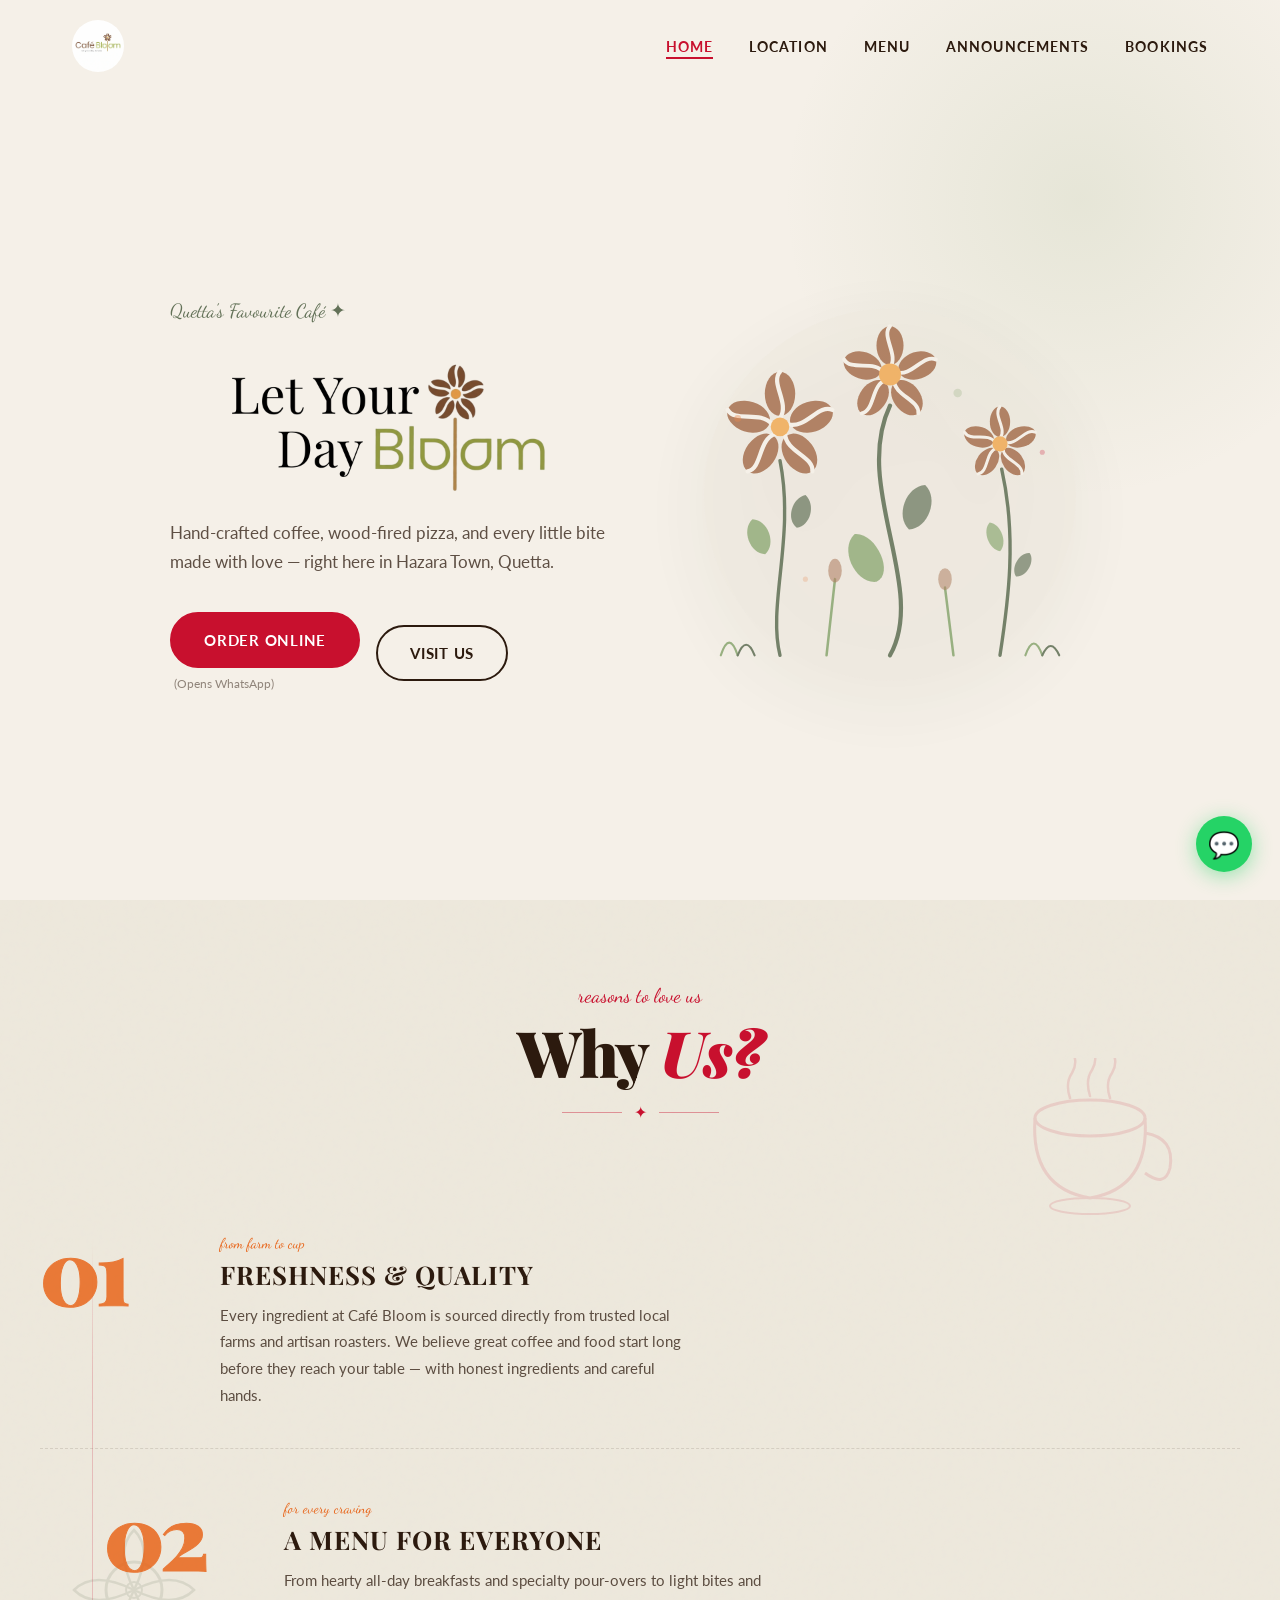
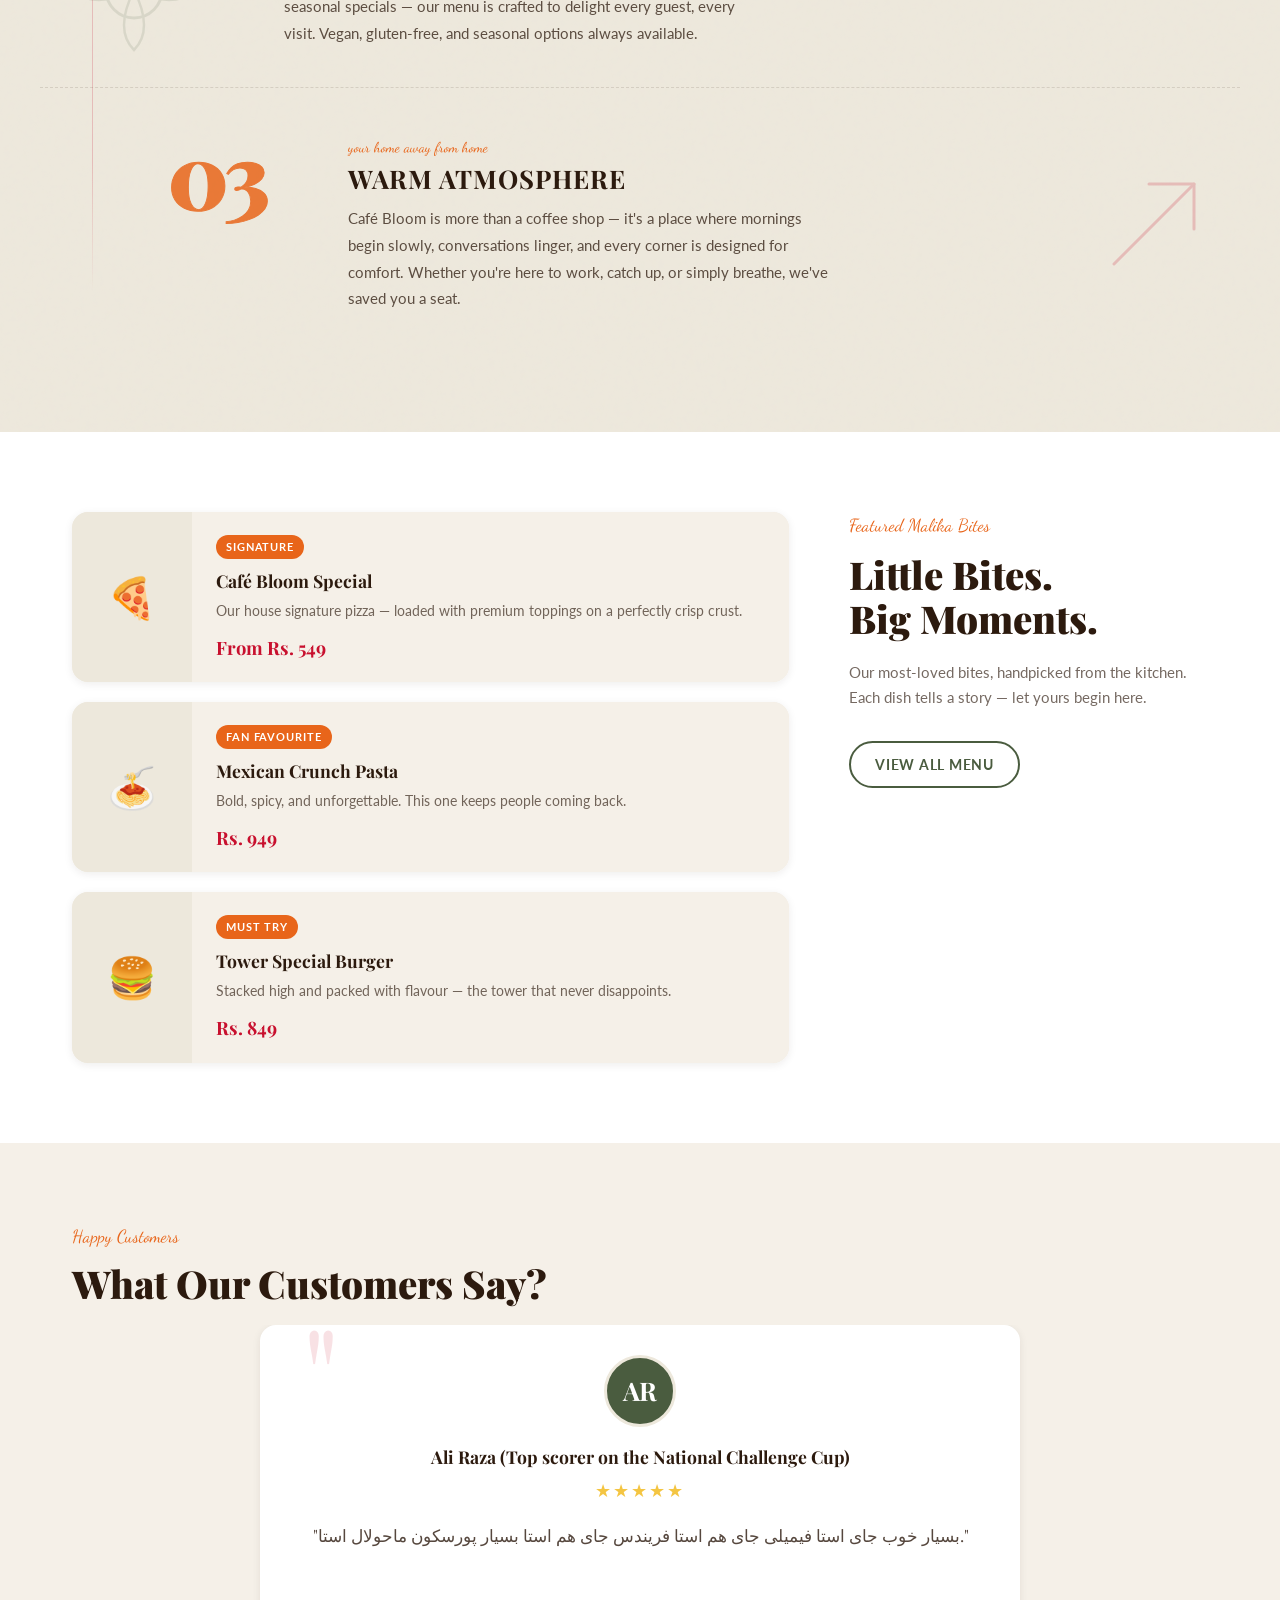
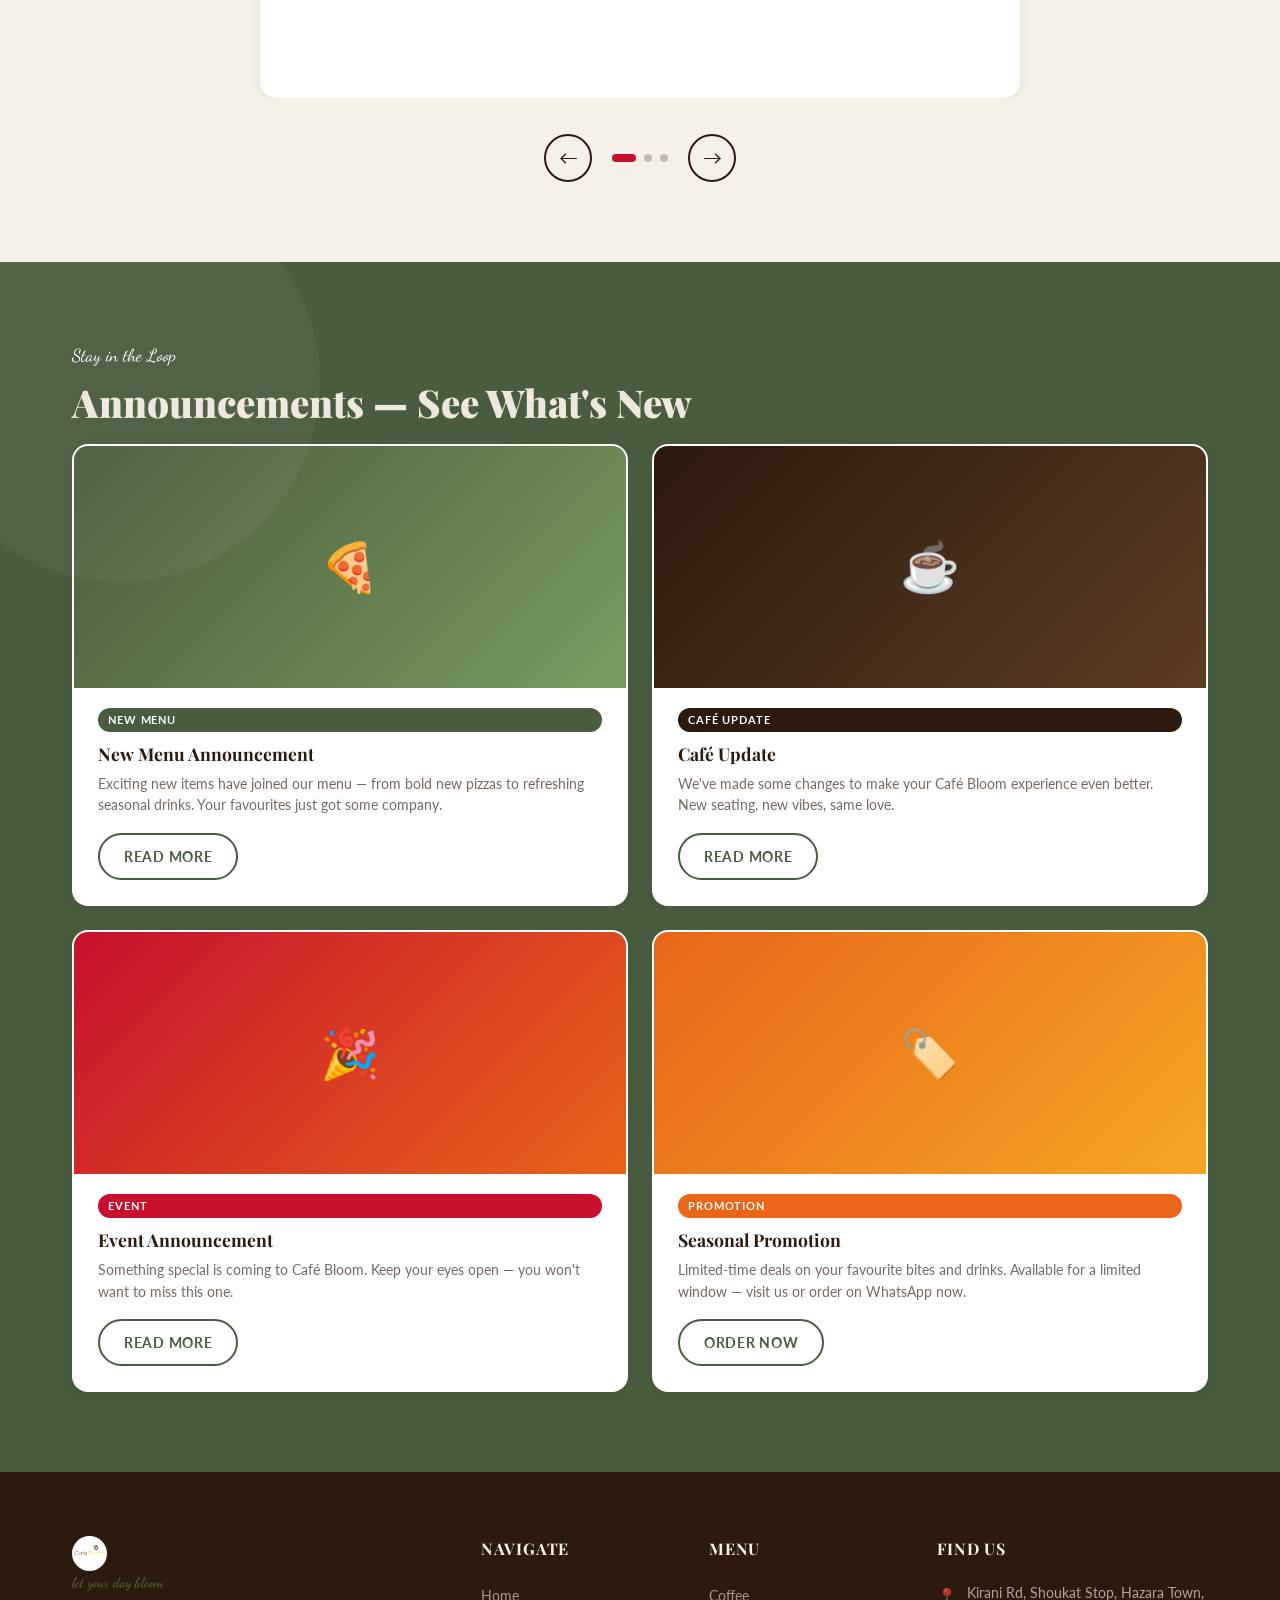
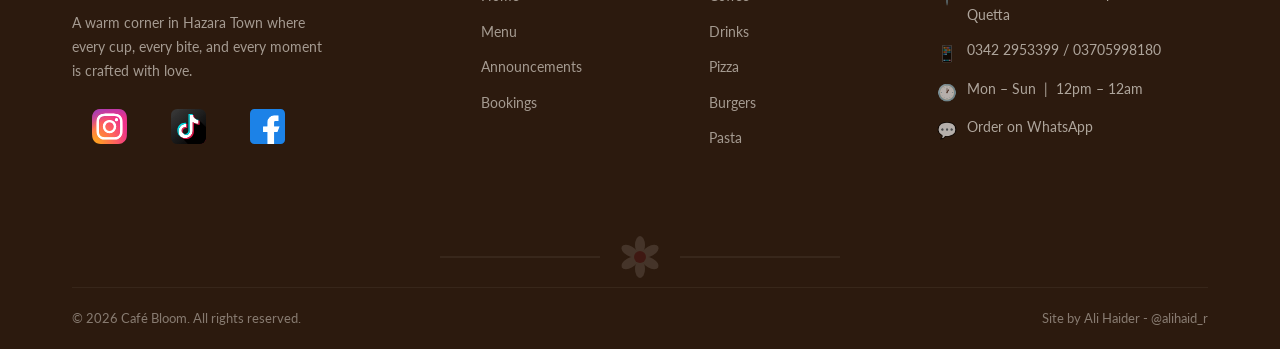
<file: index.html>
<!DOCTYPE html>
<html lang="en">
<head>
  <meta charset="UTF-8" />
  <meta name="viewport" content="width=device-width, initial-scale=1.0" />
  <title>Café Bloom — Let Your Day Bloom</title>
  <meta name="description" content="Café Bloom is a warm, cozy café in Quetta, Pakistan. Coffee, pizza, drinks and more. Let your day bloom." />
  <link rel="preconnect" href="https://fonts.googleapis.com" />
  <link rel="preconnect" href="https://fonts.gstatic.com" crossorigin />
  <link href="https://fonts.googleapis.com/css2?family=Playfair+Display:ital,wght@0,400;0,600;0,700;0,900;1,400;1,600&family=Lato:wght@300;400;700&family=Dancing+Script:wght@500;600;700&display=swap" rel="stylesheet" />
  <link rel="stylesheet" href="assets/css/style.css" />
</head>
<body>

  <!-- ===== NAV ===== -->
  <nav class="nav nav--transparent" role="navigation" aria-label="Main navigation">
    <div class="container">
      <div class="nav__inner">
        <a href="index.html" class="nav__logo" aria-label="Café Bloom Home">
          <img src="assets/images/logo.jpg" alt="Café Bloom logo" width="52" height="52" class="img-logo"/>
        </a>
        <ul class="nav__links" role="list">
          <li><a href="index.html" aria-current="page">Home</a></li>
          <li><a href="contact.html#location">Location</a></li>
          <li><a href="menu.html">Menu</a></li>
          <li><a href="events.html">Announcements</a></li>
          <li><a href="contact.html">Bookings</a></li>
        </ul>
        <button class="nav__hamburger" aria-label="Open mobile menu" aria-expanded="false">
          <span></span>
          <span></span>
          <span></span>
        </button>
      </div>
    </div>
  </nav>

  <!-- Mobile Nav -->
  <nav class="nav__mobile" aria-label="Mobile navigation">
    <a href="index.html" aria-current="page">Home</a>
    <a href="contact.html#location">Location</a>
    <a href="menu.html">Menu</a>
    <a href="events.html">Announcements</a>
    <a href="contact.html">Bookings</a>
  </nav>
  <div class="nav__overlay" role="presentation"></div>

  <main>

    <!-- ===== HERO ===== -->
    <section class="hero" aria-label="Hero">
      <div class="container">
        <div class="hero__inner">
          <div class="hero__content">
            <p class="hero__label">Quetta's Favourite Café ✦</p>
            <div class="hero__title">
              <img src="./assets/images/hero-text.png" alt="Let Your Day Bloom" class="img-bloom">
            </div>
            <p class="hero__subtitle">
              Hand-crafted coffee, wood-fired pizza, and every little bite made with love — right here in Hazara Town, Quetta.
            </p>
            <div class="hero__ctas">
              <div class="hero__cta-group">
                <a href="https://wa.me/923422953399" class="btn-primary" target="_blank" rel="noopener">
                  Order Online
                </a>
                <small class="hero__cta-note">(Opens WhatsApp)</small>
              </div>
              <a href="contact.html#location" class="btn-secondary">
                Visit Us
              </a>
            </div>
          </div>

          <div class="hero__illustration" aria-hidden="true">
            <svg viewBox="0 0 520 500" xmlns="http://www.w3.org/2000/svg" fill="none">
              <circle cx="260" cy="250" r="220" fill="#EDE8DC" opacity="0.6"/>

              <path d="M 130 440 C 115 380 148 300 130 210" stroke="#4A5C3F" stroke-width="4" fill="none" stroke-linecap="round"/>
              <path d="M 105 278 C 122 285 122 315 105 322 C 88 315 88 285 105 278 Z"
                fill="#7A9B5F" opacity="0.9" transform="rotate(-20 105 300)"/>
              <path d="M 155 250 C 170 258 170 284 155 290 C 140 284 140 258 155 250 Z"
                fill="#4A5C3F" opacity="0.8" transform="rotate(15 155 270)"/>
              <g transform="translate(130, 170)">
                <ellipse cx="0" cy="-39" rx="18" ry="26" fill="#9B5E3A"/>
                <path d="M 0 -65 C -12 -52 12 -28 0 -10" stroke="#F5F0E8" stroke-width="5" fill="none" stroke-linecap="round"/>
                <ellipse cx="0" cy="-39" rx="18" ry="26" fill="#9B5E3A" transform="rotate(72)"/>
                <path d="M 0 -65 C -12 -52 12 -28 0 -10" stroke="#F5F0E8" stroke-width="5" fill="none" stroke-linecap="round" transform="rotate(72)"/>
                <ellipse cx="0" cy="-39" rx="18" ry="26" fill="#9B5E3A" transform="rotate(144)"/>
                <path d="M 0 -65 C -12 -52 12 -28 0 -10" stroke="#F5F0E8" stroke-width="5" fill="none" stroke-linecap="round" transform="rotate(144)"/>
                <ellipse cx="0" cy="-39" rx="18" ry="26" fill="#9B5E3A" transform="rotate(216)"/>
                <path d="M 0 -65 C -12 -52 12 -28 0 -10" stroke="#F5F0E8" stroke-width="5" fill="none" stroke-linecap="round" transform="rotate(216)"/>
                <ellipse cx="0" cy="-39" rx="18" ry="26" fill="#9B5E3A" transform="rotate(288)"/>
                <path d="M 0 -65 C -12 -52 12 -28 0 -10" stroke="#F5F0E8" stroke-width="5" fill="none" stroke-linecap="round" transform="rotate(288)"/>
                <circle cx="0" cy="0" r="11" fill="#EFA040"/>
              </g>

              <path d="M 260 440 C 305 360 215 240 260 145" stroke="#4A5C3F" stroke-width="5" fill="none" stroke-linecap="round"/>
              <path d="M 231 294 C 255 302 255 356 231 356 C 207 348 207 302 231 294 Z"
                fill="#7A9B5F" opacity="0.9" transform="rotate(-25 231 325)"/>
              <path d="M 292 237 C 313 246 313 284 292 293 C 271 284 271 246 292 237 Z"
                fill="#4A5C3F" opacity="0.8" transform="rotate(20 292 265)"/>
              <g transform="translate(260, 108)">
                <ellipse cx="0" cy="-34" rx="16" ry="23" fill="#9B5E3A"/>
                <path d="M 0 -57 C -11 -45 11 -23 0 -8" stroke="#F5F0E8" stroke-width="4.5" fill="none" stroke-linecap="round"/>
                <ellipse cx="0" cy="-34" rx="16" ry="23" fill="#9B5E3A" transform="rotate(72)"/>
                <path d="M 0 -57 C -11 -45 11 -23 0 -8" stroke="#F5F0E8" stroke-width="4.5" fill="none" stroke-linecap="round" transform="rotate(72)"/>
                <ellipse cx="0" cy="-34" rx="16" ry="23" fill="#9B5E3A" transform="rotate(144)"/>
                <path d="M 0 -57 C -11 -45 11 -23 0 -8" stroke="#F5F0E8" stroke-width="4.5" fill="none" stroke-linecap="round" transform="rotate(144)"/>
                <ellipse cx="0" cy="-34" rx="16" ry="23" fill="#9B5E3A" transform="rotate(216)"/>
                <path d="M 0 -57 C -11 -45 11 -23 0 -8" stroke="#F5F0E8" stroke-width="4.5" fill="none" stroke-linecap="round" transform="rotate(216)"/>
                <ellipse cx="0" cy="-34" rx="16" ry="23" fill="#9B5E3A" transform="rotate(288)"/>
                <path d="M 0 -57 C -11 -45 11 -23 0 -8" stroke="#F5F0E8" stroke-width="4.5" fill="none" stroke-linecap="round" transform="rotate(288)"/>
                <circle cx="0" cy="0" r="13" fill="#EFA040"/>
              </g>

            <path d="M 390 440 C 400 375 410 300 392 220" stroke="#4A5C3F" stroke-width="4" fill="none" stroke-linecap="round"/>
            <path d="M 384 282 C 396 288 396 312 384 318 C 372 312 372 288 384 282 Z"
              fill="#7A9B5F" opacity="0.8" transform="rotate(-20 384 300)"/>
            <path d="M 417 317 C 428 322 428 344 417 349 C 406 344 406 322 417 317 Z"
              fill="#4A5C3F" opacity="0.75" transform="rotate(30 417 333)"/>
              <g transform="translate(390, 190)">
                <ellipse cx="0" cy="-26" rx="12" ry="18" fill="#9B5E3A"/>
                <path d="M 0 -44 C -9 -34 9 -18 0 -6" stroke="#F5F0E8" stroke-width="3.5" fill="none" stroke-linecap="round"/>
                <ellipse cx="0" cy="-26" rx="12" ry="18" fill="#9B5E3A" transform="rotate(72)"/>
                <path d="M 0 -44 C -9 -34 9 -18 0 -6" stroke="#F5F0E8" stroke-width="3.5" fill="none" stroke-linecap="round" transform="rotate(72)"/>
                <ellipse cx="0" cy="-26" rx="12" ry="18" fill="#9B5E3A" transform="rotate(144)"/>
                <path d="M 0 -44 C -9 -34 9 -18 0 -6" stroke="#F5F0E8" stroke-width="3.5" fill="none" stroke-linecap="round" transform="rotate(144)"/>
                <ellipse cx="0" cy="-26" rx="12" ry="18" fill="#9B5E3A" transform="rotate(216)"/>
                <path d="M 0 -44 C -9 -34 9 -18 0 -6" stroke="#F5F0E8" stroke-width="3.5" fill="none" stroke-linecap="round" transform="rotate(216)"/>
                <ellipse cx="0" cy="-26" rx="12" ry="18" fill="#9B5E3A" transform="rotate(288)"/>
                <path d="M 0 -44 C -9 -34 9 -18 0 -6" stroke="#F5F0E8" stroke-width="3.5" fill="none" stroke-linecap="round" transform="rotate(288)"/>
                <circle cx="0" cy="0" r="9" fill="#EFA040"/>
              </g>

              <line x1="185" y1="440" x2="195" y2="350" stroke="#7A9B5F" stroke-width="3" stroke-linecap="round"/>
              <ellipse cx="195" cy="340" rx="8" ry="14" fill="#9B5E3A" opacity="0.6"/>

              <line x1="335" y1="440" x2="325" y2="360" stroke="#7A9B5F" stroke-width="3" stroke-linecap="round"/>
              <ellipse cx="325" cy="350" rx="8" ry="13" fill="#9B5E3A" opacity="0.55"/>

              <path d="M60 440 Q70 410 80 440" stroke="#7A9B5F" stroke-width="2.5" fill="none" stroke-linecap="round"/>
              <path d="M80 440 Q90 415 100 440" stroke="#4A5C3F" stroke-width="2.5" fill="none" stroke-linecap="round"/>
              <path d="M420 440 Q430 412 440 440" stroke="#7A9B5F" stroke-width="2.5" fill="none" stroke-linecap="round"/>
              <path d="M440 440 Q450 418 460 440" stroke="#4A5C3F" stroke-width="2.5" fill="none" stroke-linecap="round"/>
              <circle cx="80" cy="160" r="4" fill="#E8651A" opacity="0.4"/>
              <circle cx="440" cy="200" r="3" fill="#C8102E" opacity="0.35"/>
              <circle cx="340" cy="130" r="5" fill="#7A9B5F" opacity="0.3"/>
              <circle cx="160" cy="350" r="3" fill="#E8651A" opacity="0.25"/>
            </svg>
          </div>
        </div>
      </div>
    </section>

    <!-- ===== WHY US ===== -->
    <section class="why-us" aria-labelledby="why-us-heading">
      <div class="why-us__container">
    
        <!-- Decorative SVG illustrations -->
        <div class="why-us__deco why-us__deco--cup" aria-hidden="true">
          <svg viewBox="0 0 180 180" xmlns="http://www.w3.org/2000/svg" fill="none">
            <!-- Coffee cup -->
            <ellipse cx="90" cy="60" rx="55" ry="18" stroke="#C8102E" stroke-width="3"/>
            <path d="M35 60 Q30 130 90 140 Q150 130 145 60" stroke="#C8102E" stroke-width="3"/>
            <path d="M145 75 Q175 80 170 110 Q165 130 145 115" stroke="#C8102E" stroke-width="3"/>
            <ellipse cx="90" cy="148" rx="40" ry="8" stroke="#C8102E" stroke-width="2"/>
            <!-- Steam -->
            <path d="M70 40 Q65 25 72 15 Q78 5 73 -5" stroke="#C8102E" stroke-width="2.5" stroke-linecap="round"/>
            <path d="M90 38 Q85 22 92 12 Q98 2 93 -8" stroke="#C8102E" stroke-width="2.5" stroke-linecap="round"/>
            <path d="M110 40 Q105 25 112 15 Q118 5 113 -5" stroke="#C8102E" stroke-width="2.5" stroke-linecap="round"/>
          </svg>
        </div>
    
        <div class="why-us__deco why-us__deco--leaf" aria-hidden="true">
          <svg viewBox="0 0 140 140" xmlns="http://www.w3.org/2000/svg" fill="none">
            <!-- Leaf / flower -->
            <circle cx="70" cy="70" r="28" stroke="#4A5C3F" stroke-width="3"/>
            <path d="M70 70 Q50 30 70 10 Q90 30 70 70" stroke="#4A5C3F" stroke-width="2.5" stroke-linecap="round"/>
            <path d="M70 70 Q110 50 130 70 Q110 90 70 70" stroke="#4A5C3F" stroke-width="2.5" stroke-linecap="round"/>
            <path d="M70 70 Q50 110 70 130 Q90 110 70 70" stroke="#4A5C3F" stroke-width="2.5" stroke-linecap="round"/>
            <path d="M70 70 Q30 50 10 70 Q30 90 70 70" stroke="#4A5C3F" stroke-width="2.5" stroke-linecap="round"/>
            <circle cx="70" cy="70" r="8" stroke="#4A5C3F" stroke-width="2"/>
          </svg>
        </div>
    
        <div class="why-us__deco why-us__deco--arrow" aria-hidden="true">
          <svg viewBox="0 0 100 100" xmlns="http://www.w3.org/2000/svg" fill="none">
            <line x1="10" y1="90" x2="90" y2="10" class="arrow-deco"/>
            <polyline points="45,10 90,10 90,55" class="arrow-deco"/>
          </svg>
        </div>
    
        <!-- Header -->
        <header class="why-us__header">
          <span class="why-us__tagline">reasons to love us</span>
          <h2 class="why-us__title" id="why-us-heading">Why <span>Us?</span></h2>
          <div class="why-us__divider" aria-hidden="true">
            <span class="why-us__divider-icon">✦</span>
          </div>
        </header>
    
        <!-- Items -->
        <ol class="why-us__items" aria-label="Reasons to choose Café Bloom">
    
          <li class="why-us__item" role="listitem">
            <div class="why-us__number" aria-hidden="true">01</div>
            <div class="why-us__content">
              <span class="why-us__item-tag">from farm to cup</span>
              <h3 class="why-us__item-title">Freshness &amp; Quality</h3>
              <p class="why-us__item-text">Every ingredient at Café Bloom is sourced directly from trusted local farms and artisan roasters. We believe great coffee and food start long before they reach your table — with honest ingredients and careful hands.</p>
            </div>
          </li>
    
          <li class="why-us__item" role="listitem">
            <div class="why-us__number" aria-hidden="true">02</div>
            <div class="why-us__content">
              <span class="why-us__item-tag">for every craving</span>
              <h3 class="why-us__item-title">A Menu for Everyone</h3>
              <p class="why-us__item-text">From hearty all-day breakfasts and specialty pour-overs to light bites and seasonal specials — our menu is crafted to delight every guest, every visit. Vegan, gluten-free, and seasonal options always available.</p>
            </div>
          </li>
    
          <li class="why-us__item" role="listitem">
            <div class="why-us__number" aria-hidden="true">03</div>
            <div class="why-us__content">
              <span class="why-us__item-tag">your home away from home</span>
              <h3 class="why-us__item-title">Warm Atmosphere</h3>
              <p class="why-us__item-text">Café Bloom is more than a coffee shop — it's a place where mornings begin slowly, conversations linger, and every corner is designed for comfort. Whether you're here to work, catch up, or simply breathe, we've saved you a seat.</p>
            </div>
          </li>
    
        </ol>
      </div>
    </section>
    
    <!-- <div class="contact-about__visual" aria-hidden="true">
        <img
          src="assets/images/logo.jpg"
          alt=""
          class="contact-about__visual-logo"
          loading="lazy"
        />
        <p class="contact-about__visual-tagline">let your day bloom</p>
        <div class="contact-about__stats">
          <div class="contact-about__stat">
            <p class="contact-about__stat-num">4+</p>
            <p class="contact-about__stat-label">Years Open</p>
          </div>
          <div class="contact-about__stat">
            <p class="contact-about__stat-num">50+</p>
            <p class="contact-about__stat-label">Menu Items</p>
          </div>
          <div class="contact-about__stat">
            <p class="contact-about__stat-num">∞+</p>
            <p class="contact-about__stat-label">Love</p>
          </div>
        </div>
      </div> -->

    <!-- ===== FEATURED ===== -->
    <section class="featured" aria-labelledby="featured-title">
      <div class="container">
        <div class="featured__inner">
          <div class="featured__cards">

            <article class="featured-card">
              <a href="menu.html#pizza" class="featured-card__image" aria-label="Café Bloom Special — view on menu">🍕</a>
              <div class="featured-card__body">
                <span class="featured-card__badge">Signature</span>
                <h3 class="featured-card__name">Café Bloom Special</h3>
                <p class="featured-card__desc">Our house signature pizza — loaded with premium toppings on a perfectly crisp crust.</p>
                <p class="featured-card__price">From Rs. 549</p>
              </div>
            </article>

            <article class="featured-card">
              <a href="menu.html#food" class="featured-card__image" aria-label="Mexican Crunch Pasta — view on menu">🍝</a>
              <div class="featured-card__body">
                <span class="featured-card__badge">Fan Favourite</span>
                <h3 class="featured-card__name">Mexican Crunch Pasta</h3>
                <p class="featured-card__desc">Bold, spicy, and unforgettable. This one keeps people coming back.</p>
                <p class="featured-card__price">Rs. 949</p>
              </div>
            </article>

            <article class="featured-card">
              <a href="menu.html#food" class="featured-card__image" aria-label="Tower Special Burger — view on menu">🍔</a>
              <div class="featured-card__body">
                <span class="featured-card__badge">Must Try</span>
                <h3 class="featured-card__name">Tower Special Burger</h3>
                <p class="featured-card__desc">Stacked high and packed with flavour — the tower that never disappoints.</p>
                <p class="featured-card__price">Rs. 849</p>
              </div>
            </article>

          </div>

          <div class="featured__right">
            <p class="featured__eyebrow">Featured Malika Bites</p>
            <h2 class="featured__title" id="featured-title">Little Bites.<br />Big Moments.</h2>
            <p class="featured__subtitle">Our most-loved bites, handpicked from the kitchen. Each dish tells a story — let yours begin here.</p>
            <a href="menu.html#drinks" class="btn-outline-green">View All Menu</a>
          </div>
        </div>
      </div>
    </section>

    <!-- ===== TESTIMONIALS ===== -->
    <section class="testimonials" aria-labelledby="testimonials-title">
      <div class="container">
        <div class="section-header">
          <span class="section-tag">Happy Customers</span>
          <h2 class="section-title" id="testimonials-title">What Our Customers Say?</h2>
        </div>

        <div class="testimonials__carousel" role="region" aria-label="Customer testimonials">
          <div class="testimonials__track">

            <div class="testimonial-slide" role="tabpanel">
              <div class="testimonial-card">
                <div class="testimonial-card__avatar" aria-hidden="true">AR</div>
                <p class="testimonial-card__name">Ali Raza (Top scorer on the National Challenge Cup)</p>
                <div class="testimonial-card__stars" aria-label="5 out of 5 stars">★★★★★</div>
                <p class="testimonial-card__text">"بسیار خوب جای استا فیمیلی جای هم استا فریندس جای هم استا بسیار پورسکون ماحولال استا."</p>
              </div>
            </div>

            <div class="testimonial-slide" role="tabpanel">
              <div class="testimonial-card">
                <div class="testimonial-card__avatar" aria-hidden="true">BZ</div>
                <p class="testimonial-card__name">Bibi Zainab</p>
                <div class="testimonial-card__stars" aria-label="5 out of 5 stars">★★★★★</div>
                <p class="testimonial-card__text">"Perfect...⭐⭐⭐⭐⭐
                  Absolutely loved this place! 🤍 The vibe is just chef’s kiss — calm, cozy, and perfect for families. 
                  “Mamma mia” is literally the only way to describe the food and overall experience 😭✨!..."</p>
              </div>
            </div>

            <div class="testimonial-slide" role="tabpanel">
              <div class="testimonial-card">
                <div class="testimonial-card__avatar" aria-hidden="true">JA</div>
                <p class="testimonial-card__name">Jawad Ahadi</p>
                <div class="testimonial-card__stars" aria-label="5 out of 5 stars">★★★★★</div>
                <p class="testimonial-card__text">"...The atmosphere is warm and welcoming, whether you're coming with parents, kids, or friends. It’s spacious, super clean, and feels very comfortable.
                  Big plus: parking is easy and convenient 🚗 (no stress trying to find a spot). Also really appreciated that it’s wheelchair and stroller accessible — makes it inclusive and family-friendly for everyone 👶♿
                  Definitely one of the best cafés for a relaxed family outing. Highly recommended! 🌟."</p>
              </div>
            </div>

          </div>
        </div>

        <div class="testimonials__controls">
          <button class="testimonials__btn testimonials__btn--prev" aria-label="Previous testimonial">&#8592;</button>
          <div class="testimonials__dots" role="tablist" aria-label="Testimonial navigation">
            <button class="testimonials__dot active" role="tab" aria-label="Testimonial 1" aria-selected="true"></button>
            <button class="testimonials__dot" role="tab" aria-label="Testimonial 2" aria-selected="false"></button>
            <button class="testimonials__dot" role="tab" aria-label="Testimonial 3" aria-selected="false"></button>
          </div>
          <button class="testimonials__btn testimonials__btn--next" aria-label="Next testimonial">&#8594;</button>
        </div>

      </div>
    </section>

 

    <!-- ===== ANNOUNCEMENTS ===== -->
    <section class="announcements" aria-labelledby="announcements-title">
      <div class="container">
        <div class="section-header">
          <span class="section-tag">Stay in the Loop</span>
          <h2 class="section-title" id="announcements-title">Announcements — See What's New</h2>
        </div>
        <div class="announcements__grid">

          <article class="announcement-card announcement-card--menu">
            <div class="announcement-card__image" aria-hidden="true">🍕</div>
            <div class="announcement-card__body">
              <span class="announcement-card__badge">New Menu</span>
              <h3 class="announcement-card__title">New Menu Announcement</h3>
              <p class="announcement-card__text">Exciting new items have joined our menu — from bold new pizzas to refreshing seasonal drinks. Your favourites just got some company.</p>
              <a href="events.html" class="btn-outline-green">Read More</a>
            </div>
          </article>

          <article class="announcement-card announcement-card--update">
            <div class="announcement-card__image" aria-hidden="true">☕</div>
            <div class="announcement-card__body">
              <span class="announcement-card__badge">Café Update</span>
              <h3 class="announcement-card__title">Café Update</h3>
              <p class="announcement-card__text">We've made some changes to make your Café Bloom experience even better. New seating, new vibes, same love.</p>
              <a href="events.html" class="btn-outline-green">Read More</a>
            </div>
          </article>

          <article class="announcement-card announcement-card--event">
            <div class="announcement-card__image" aria-hidden="true">🎉</div>
            <div class="announcement-card__body">
              <span class="announcement-card__badge">Event</span>
              <h3 class="announcement-card__title">Event Announcement</h3>
              <p class="announcement-card__text">Something special is coming to Café Bloom. Keep your eyes open — you won't want to miss this one.</p>
              <a href="events.html" class="btn-outline-green">Read More</a>
            </div>
          </article>

          <article class="announcement-card announcement-card--promo">
            <div class="announcement-card__image" aria-hidden="true">🏷️</div>
            <div class="announcement-card__body">
              <span class="announcement-card__badge">Promotion</span>
              <h3 class="announcement-card__title">Seasonal Promotion</h3>
              <p class="announcement-card__text">Limited-time deals on your favourite bites and drinks. Available for a limited window — visit us or order on WhatsApp now.</p>
              <a href="https://wa.me/923422953399" class="btn-outline-green" target="_blank" rel="noopener">Order Now</a>
            </div>
          </article>

        </div>
      </div>
    </section> </main>

  <!-- ===== FOOTER ===== -->
  <footer class="footer" role="contentinfo">
    <div class="container">
      <div class="footer__inner">

        <div class="footer__brand">
          <img src="assets/images/logo.jpg" alt="Café Bloom logo" width="52" height="52" loading="lazy" class="img-logo"/>
          <p class="footer__tagline">let your day bloom</p>
          <p>A warm corner in Hazara Town where every cup, every bite, and every moment is crafted with love.</p>
          <a href="https://www.instagram.com/cafebloom7" class="footer__social-link" target="_blank" rel="noopener">
            <img src="./assets/images/instagram.svg" alt="Instagram">
          </a>
          <a href="https://www.tiktok.com/@caf.bloom?_r=1&_t=ZS-93JPcuxWNKZ" class="footer__social-link" target="_blank" rel="noopener">
            <img src="./assets/images/tiktok.svg" alt="TikTok">
          </a>
          <a href="https://www.facebook.com/share/18GyBNtfqT/" class="footer__social-link" target="_blank" rel="noopener">
            <img src="./assets/images/facebook.svg" alt="Facebook">
          </a>
        </div>

        <div class="footer__nav">
          <h3 class="footer__heading">Navigate</h3>
          <ul class="footer__links" role="list">
            <li><a href="index.html">Home</a></li>
            <li><a href="menu.html">Menu</a></li>
            <li><a href="events.html">Announcements</a></li>
            <li><a href="contact.html">Bookings</a></li>
          </ul>
        </div>

        <div class="footer__menu-links">
          <h3 class="footer__heading">Menu</h3>
          <ul class="footer__links" role="list">
            <li><a href="menu.html#drinks">Coffee</a></li>
            <li><a href="menu.html#drinks">Drinks</a></li>
            <li><a href="menu.html#pizza">Pizza</a></li>
            <li><a href="menu.html#food">Burgers</a></li>
            <li><a href="menu.html#food">Pasta</a></li>
          </ul>
        </div>

        <div class="footer__contact-info">
          <h3 class="footer__heading">Find Us</h3>
          <div class="footer__contact-item">
            <span class="footer__contact-icon">📍</span>
            <span>Kirani Rd, Shoukat Stop, Hazara Town, Quetta</span>
          </div>
          <div class="footer__contact-item">
            <span class="footer__contact-icon">📱</span>
            <span>0342 2953399 / 03705998180</span>
          </div>
          <div class="footer__contact-item">
            <span class="footer__contact-icon">🕐</span>
            <span>Mon – Sun &nbsp;|&nbsp; 12pm – 12am</span>
          </div>
          <div class="footer__contact-item">
            <span class="footer__contact-icon">💬</span>
            <a href="https://wa.me/923422953399" target="_blank" rel="noopener" style="color: rgba(245,240,232,0.65);">
              Order on WhatsApp
            </a>
          </div>
        </div>

      </div>

      <!-- Floral SVG decoration -->
      <div class="footer__floral" aria-hidden="true">
        <svg width="400" height="60" viewBox="0 0 400 60" fill="none" xmlns="http://www.w3.org/2000/svg">
          <line x1="0" y1="30" x2="160" y2="30" stroke="#F5F0E8" stroke-width="1"/>
          <g transform="translate(200, 30)">
            <ellipse cx="0" cy="-12" rx="5" ry="9" fill="#F5F0E8"/>
            <ellipse cx="0" cy="-12" rx="5" ry="9" fill="#F5F0E8" transform="rotate(60)"/>
            <ellipse cx="0" cy="-12" rx="5" ry="9" fill="#F5F0E8" transform="rotate(120)"/>
            <ellipse cx="0" cy="-12" rx="5" ry="9" fill="#F5F0E8" transform="rotate(180)"/>
            <ellipse cx="0" cy="-12" rx="5" ry="9" fill="#F5F0E8" transform="rotate(240)"/>
            <ellipse cx="0" cy="-12" rx="5" ry="9" fill="#F5F0E8" transform="rotate(300)"/>
            <circle cx="0" cy="0" r="6" fill="#C8102E"/>
          </g>
          <line x1="240" y1="30" x2="400" y2="30" stroke="#F5F0E8" stroke-width="1"/>
        </svg>
      </div>

      <div class="footer__bottom">
        <p class="footer__copyright">© 2026 Café Bloom. All rights reserved.</p>
        <p class="footer__dev-reference">Site by Ali Haider - <a href="https://www.instagram.com/alihaid_r/">@alihaid_r</a></p>
      </div>
    </div>
  </footer>

  <a href="https://wa.me/923422953399" class="whatsapp-fab" target="_blank" rel="noopener" aria-label="Order on WhatsApp">
    <span aria-hidden="true">💬</span>
    <span class="whatsapp-fab__tooltip">Order on WhatsApp</span>
  </a>
  <script src="assets/js/main.js" defer></script>
</body>
</html>
</file>
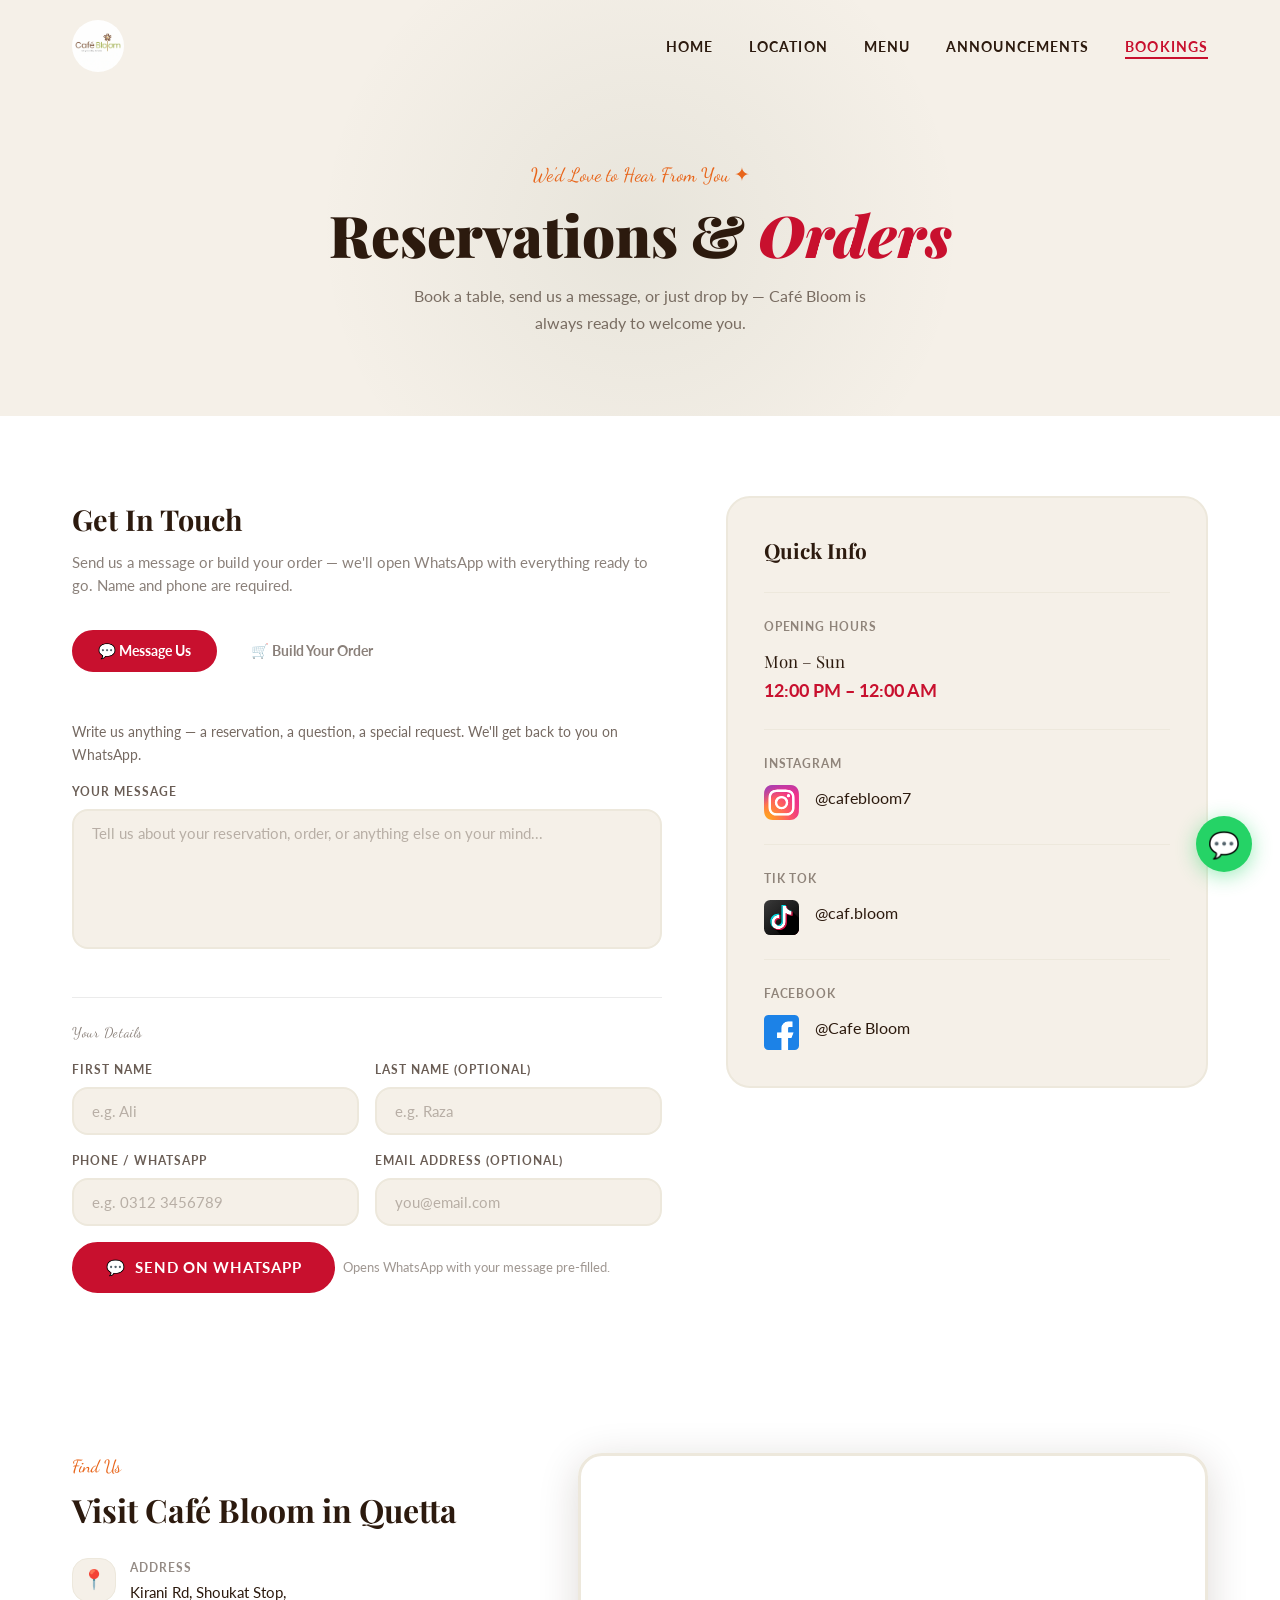
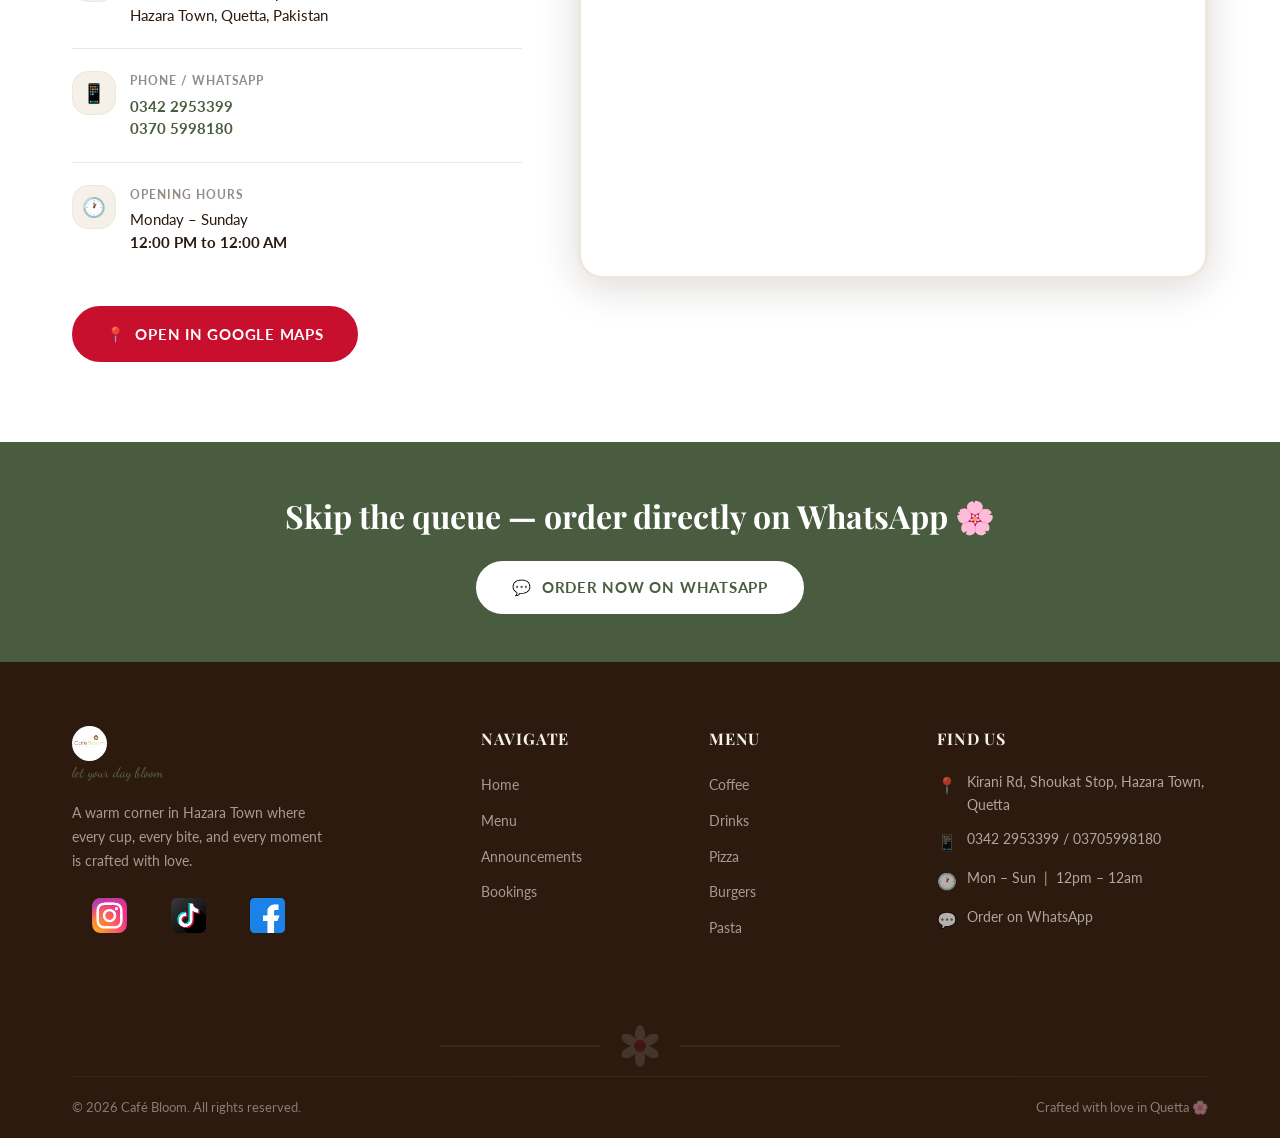
<file: contact.html>
<!DOCTYPE html>
<html lang="en">
<head>
  <meta charset="UTF-8" />
  <meta name="viewport" content="width=device-width, initial-scale=1.0" />
  <title>Contact & Bookings — Café Bloom</title>
  <meta name="description" content="Reserve a table, place an order, or find us in Hazara Town, Quetta. Contact Café Bloom on WhatsApp or visit us on Kirani Road." />
  <link rel="preconnect" href="https://fonts.googleapis.com" />
  <link rel="preconnect" href="https://fonts.gstatic.com" crossorigin />
  <link href="https://fonts.googleapis.com/css2?family=Playfair+Display:ital,wght@0,400;0,600;0,700;0,900;1,400;1,600&family=Lato:wght@300;400;700&family=Dancing+Script:wght@500;600;700&display=swap" rel="stylesheet" />
  <link rel="stylesheet" href="assets/css/style.css" />
</head>
<body>

  <!-- ===== NAV ===== -->
  <nav class="nav nav--solid" role="navigation" aria-label="Main navigation">
    <div class="container">
      <div class="nav__inner">
        <a href="index.html" class="nav__logo" aria-label="Café Bloom Home">
          <img src="assets/images/logo.jpg" alt="Café Bloom logo" width="52" height="52" class="img-logo"/>
        </a>
        <ul class="nav__links" role="list">
          <li><a href="index.html">Home</a></li>
          <li><a href="contact.html#location">Location</a></li>
          <li><a href="menu.html">Menu</a></li>
          <li><a href="events.html">Announcements</a></li>
          <li><a href="contact.html" aria-current="page">Bookings</a></li>
        </ul>
        <button class="nav__hamburger" aria-label="Open mobile menu" aria-expanded="false">
          <span></span><span></span><span></span>
        </button>
      </div>
    </div>
  </nav>

  <!-- Mobile Nav -->
  <nav class="nav__mobile" aria-label="Mobile navigation">
    <a href="index.html">Home</a>
    <a href="contact.html#location">Location</a>
    <a href="menu.html">Menu</a>
    <a href="events.html">Announcements</a>
    <a href="contact.html" aria-current="page">Bookings</a>
  </nav>
  <div class="nav__overlay" role="presentation"></div>

  <main>

    <!-- ===== HERO ===== -->
    <section class="contact-hero" aria-label="Contact page hero">
      <div class="container">
        <div class="contact-hero__inner">
          <p class="contact-hero__tag">We'd Love to Hear From You ✦</p>
          <h1 class="contact-hero__title">
            Reservations &amp; <em>Orders</em>
          </h1>
          <p class="contact-hero__subtitle">
            Book a table, send us a message, or just drop by — Café Bloom is always ready to welcome you.
          </p>
        </div>
      </div>
    </section>
    <!-- ===== FORM + SIDE INFO ===== -->
    <section class="contact-body" aria-labelledby="form-heading">
      <div class="container">
        <div class="contact-body__grid">

          <!-- FORM BLOCK -->
          <div class="contact-form-block">
            <h2 class="contact-form-block__heading" id="form-heading">Get In Touch</h2>
            <p class="contact-form-block__sub">Send us a message or build your order — we'll open WhatsApp with everything ready to go. Name and phone are required.</p>

            <form class="contact-form" id="contactForm" novalidate>

              <!-- ── Main tabs ── -->
              <div class="form-tabs" role="tablist" aria-label="Contact method">
                <button type="button" class="form-tab-btn active" data-form-tab="message" role="tab" aria-selected="true">💬 Message Us</button>
                <button type="button" class="form-tab-btn" data-form-tab="order" role="tab" aria-selected="false">🛒 Build Your Order</button>
              </div>

              <!-- ── Message panel ── -->
              <div class="form-tab-panel active" data-form-panel="message">
                <p class="message-panel__intro">Write us anything — a reservation, a question, a special request. We'll get back to you on WhatsApp.</p>
                <div class="form-group">
                  <label for="message">Your Message</label>
                  <textarea
                    id="message"
                    name="message"
                    placeholder="Tell us about your reservation, order, or anything else on your mind..."
                  ></textarea>
                </div>
              </div>

              <!-- ── Order panel ── -->
              <div class="form-tab-panel" data-form-panel="order">

                <div class="order-cat-tabs" role="tablist" aria-label="Menu category">
                  <button type="button" class="order-cat-btn active" data-order-tab="drinks">☕ Drinks</button>
                  <button type="button" class="order-cat-btn" data-order-tab="food">🍝 Food</button>
                  <button type="button" class="order-cat-btn" data-order-tab="pizza">🍕 Pizza</button>
                </div>

                <div class="order-cat-panel active" data-order-panel="drinks"></div>
                <div class="order-cat-panel"        data-order-panel="food"></div>
                <div class="order-cat-panel"        data-order-panel="pizza"></div>

                <div class="order-summary" id="orderSummary" aria-live="polite">
                  <div class="order-summary__empty" id="orderEmpty">No items yet — pick something above 🌸</div>
                  <ul class="order-summary__list" id="orderList" hidden></ul>
                  <div class="order-summary__footer" id="orderFooter" hidden>
                    <span class="order-summary__total">Total: <strong id="orderTotal">Rs. 0</strong></span>
                    <button type="button" class="order-summary__clear" id="clearOrder">Clear all</button>
                  </div>
                </div>

                <div class="order-note form-group">
                  <label for="orderNote">Additional Notes <span class="form-optional">(optional)</span></label>
                  <textarea id="orderNote" name="orderNote" placeholder="Special requests, allergies, delivery instructions..."></textarea>
                </div>

              </div>

              <!-- ── Shared footer: always visible ── -->
              <div class="form-shared">
                <span class="form-shared__label">Your Details</span>

                <div class="form-row">
                  <div class="form-group">
                    <label for="firstName">First Name</label>
                    <input type="text" id="firstName" name="firstName" placeholder="e.g. Ali" autocomplete="given-name" required />
                  </div>
                  <div class="form-group">
                    <label for="lastName">Last Name (OPTIONAL)</label>
                    <input type="text" id="lastName" name="lastName" placeholder="e.g. Raza" autocomplete="family-name" />
                  </div>
                </div>

                <div class="form-row">
                  <div class="form-group">
                    <label for="phone">Phone / WhatsApp</label>
                    <input type="tel" id="phone" name="phone" placeholder="e.g. 0312 3456789" autocomplete="tel" required />
                  </div>
                  <div class="form-group">
                    <label for="email">Email Address (OPTIONAL)</label>
                    <input type="email" id="email" name="email" placeholder="you@email.com" autocomplete="email" />
                  </div>
                </div>

                <div class="form-submit">
                  <button type="submit" class="btn-primary" id="submitBtn">💬 &nbsp;Send on WhatsApp</button>
                  <p class="form-note">Opens WhatsApp with your message pre-filled.</p>
                </div>
              </div>

            </form>
          </div>

          <!-- SIDE QUICK INFO -->
          <aside class="contact-sidebar" aria-label="Quick contact information">

            <h3 class="contact-sidebar__heading">Quick Info</h3>

            <hr class="contact-sidebar__divider">

            <p class="contact-sidebar__label">Opening Hours</p>
            <p class="contact-sidebar__hours-day">Mon – Sun</p>
            <p class="contact-sidebar__hours-time">12:00 PM – 12:00 AM</p>

            <hr class="contact-sidebar__divider">

            <p class="contact-sidebar__label">Instagram</p>
            <a href="https://www.instagram.com/cafebloom7" target="_blank" rel="noopener" class="contact-sidebar__ig-link">
              <span class="contact-sidebar__social-icon">
                <img src="./assets/images/instagram.svg" alt="Instagram">
                <span>@cafebloom7</span>
              </span>
            </a>

            <hr class="contact-sidebar__divider">

            <p class="contact-sidebar__label">Tik Tok</p>
            <a href="https://www.tiktok.com/@caf.bloom?_r=1&_t=ZS-93JPcuxWNKZ" target="_blank" rel="noopener" class="contact-sidebar__ig-link">
              <span class="contact-sidebar__social-icon">
                <img src="./assets/images/tiktok.svg" alt="TikTok">
                <span>@caf.bloom</span>
              </span>
            </a>

            <hr class="contact-sidebar__divider">

            <p class="contact-sidebar__label">Facebook</p>
            <a href="https://www.facebook.com/share/18GyBNtfqT/" target="_blank" rel="noopener" class="contact-sidebar__ig-link">
              <span class="contact-sidebar__social-icon">
                <img src="./assets/images/facebook.svg" alt="Facebook">
                <span>@Cafe Bloom</span>
              </span>
            </a>

          </aside>
        </div>
      </div>
    </section>

    <!-- ===== LOCATION SECTION ===== -->
    <section class="contact-location" id="location" aria-labelledby="location-heading">
      <div class="container">
        <div class="contact-location__inner">

          <div class="location-info">
            <span class="location-info__tag">Find Us</span>
            <h2 class="location-info__title" id="location-heading">Visit Café Bloom in Quetta</h2>

            <div class="location-detail">
              <div class="location-detail__icon" aria-hidden="true">📍</div>
              <div>
                <p class="location-detail__label">Address</p>
                <p class="location-detail__value">Kirani Rd, Shoukat Stop,<br />Hazara Town, Quetta, Pakistan</p>
              </div>
            </div>

            <div class="location-detail">
              <div class="location-detail__icon" aria-hidden="true">📱</div>
              <div>
                <p class="location-detail__label">Phone / WhatsApp</p>
                <p class="location-detail__value">
                  <a href="https://wa.me/923422953399">0342 2953399</a><br />
                  <a href="https://wa.me/923705998180">0370 5998180</a>
                </p>
              </div>
            </div>

            <div class="location-detail">
              <div class="location-detail__icon" aria-hidden="true">🕐</div>
              <div>
                <p class="location-detail__label">Opening Hours</p>
                <p class="location-detail__value">Monday – Sunday<br /><strong>12:00 PM to 12:00 AM</strong></p>
              </div>
            </div>

            <a href="https://maps.app.goo.gl/Kwg6D73yTNgVVbVa8" target="_blank" rel="noopener" class="btn-primary" style="margin-top: 8px; width: fit-content;">
              📍 &nbsp;Open in Google Maps
            </a>
          </div>

          <!-- MAP EMBED -->
          <div class="location-map">
            <iframe 
                src="https://www.google.com/maps/embed?pb=!1m18!1m12!1m3!1d3449.2010306044285!2d66.96072079999999!3d30.174250899999997!2m3!1f0!2f0!3f0!3m2!1i1024!2i768!4f13.1!3m3!1m2!1s0x3ed2e1004436bc83%3A0xc4fdff7baa2e6ef5!2sCAFE%20BLOOM!5e0!3m2!1sen!2s!4v1774930978896!5m2!1sen!2s" 
                width="100%" 
                height="450" 
                style="border:0; border-radius: 12px; box-shadow: 0 4px 12px rgba(0,0,0,0.1);" 
                allowfullscreen="" 
                loading="lazy" 
                referrerpolicy="no-referrer-when-downgrade">
            </iframe>

          </div>

        </div>
      </div>
    </section>

    <!-- ===== WHATSAPP STRIP ===== -->
    <section class="whatsapp-strip" aria-label="Order on WhatsApp">
      <div class="container">
        <p class="whatsapp-strip__text">Skip the queue — order directly on WhatsApp 🌸</p>
        <a href="https://wa.me/923422953399" class="btn-whatsapp" target="_blank" rel="noopener">
          <span>💬</span> Order Now on WhatsApp
        </a>
      </div>
    </section>

  </main>

  <!-- ===== FOOTER ===== -->
  <footer class="footer" role="contentinfo">
    <div class="container">
      <div class="footer__inner">
        <div class="footer__brand">
          <img src="assets/images/logo.jpg" alt="Café Bloom logo" width="52" height="52" loading="lazy" class="img-logo"/>
          <p class="footer__tagline">let your day bloom</p>
          <p>A warm corner in Hazara Town where every cup, every bite, and every moment is crafted with love.</p>
          <a href="https://www.instagram.com/cafebloom7" class="footer__social-link" target="_blank" rel="noopener">
            <img src="./assets/images/instagram.svg" alt="Instagram">
          </a>
          <a href="https://www.tiktok.com/@caf.bloom?_r=1&_t=ZS-93JPcuxWNKZ" class="footer__social-link" target="_blank" rel="noopener">
            <img src="./assets/images/tiktok.svg" alt="TikTok">
          </a>
          <a href="https://www.facebook.com/share/18GyBNtfqT/" class="footer__social-link" target="_blank" rel="noopener">
            <img src="./assets/images/facebook.svg" alt="Facebook">
          </a>
        </div>
        <div class="footer__nav">
          <h3 class="footer__heading">Navigate</h3>
          <ul class="footer__links" role="list">
            <li><a href="index.html">Home</a></li>
            <li><a href="menu.html">Menu</a></li>
            <li><a href="events.html">Announcements</a></li>
            <li><a href="contact.html">Bookings</a></li>
          </ul>
        </div>
        <div class="footer__menu-links">
          <h3 class="footer__heading">Menu</h3>
          <ul class="footer__links" role="list">
            <li><a href="menu.html#drinks">Coffee</a></li>
            <li><a href="menu.html#drinks">Drinks</a></li>
            <li><a href="menu.html#pizza">Pizza</a></li>
            <li><a href="menu.html#food">Burgers</a></li>
            <li><a href="menu.html#food">Pasta</a></li>
          </ul>
        </div>
        <div class="footer__contact-info">
          <h3 class="footer__heading">Find Us</h3>
          <div class="footer__contact-item">
            <span class="footer__contact-icon">📍</span>
            <span>Kirani Rd, Shoukat Stop, Hazara Town, Quetta</span>
          </div>
          <div class="footer__contact-item">
            <span class="footer__contact-icon">📱</span>
            <span>0342 2953399 / 03705998180</span>
          </div>
          <div class="footer__contact-item">
            <span class="footer__contact-icon">🕐</span>
            <span>Mon – Sun &nbsp;|&nbsp; 12pm – 12am</span>
          </div>
          <div class="footer__contact-item">
            <span class="footer__contact-icon">💬</span>
            <a href="https://wa.me/923422953399" target="_blank" rel="noopener" style="color: rgba(245,240,232,0.65);">
              Order on WhatsApp
            </a>
          </div>
        </div>
      </div>
      <div class="footer__floral" aria-hidden="true">
        <svg width="400" height="60" viewBox="0 0 400 60" fill="none" xmlns="http://www.w3.org/2000/svg">
          <line x1="0" y1="30" x2="160" y2="30" stroke="#F5F0E8" stroke-width="1"/>
          <g transform="translate(200, 30)">
            <ellipse cx="0" cy="-12" rx="5" ry="9" fill="#F5F0E8"/>
            <ellipse cx="0" cy="-12" rx="5" ry="9" fill="#F5F0E8" transform="rotate(60)"/>
            <ellipse cx="0" cy="-12" rx="5" ry="9" fill="#F5F0E8" transform="rotate(120)"/>
            <ellipse cx="0" cy="-12" rx="5" ry="9" fill="#F5F0E8" transform="rotate(180)"/>
            <ellipse cx="0" cy="-12" rx="5" ry="9" fill="#F5F0E8" transform="rotate(240)"/>
            <ellipse cx="0" cy="-12" rx="5" ry="9" fill="#F5F0E8" transform="rotate(300)"/>
            <circle cx="0" cy="0" r="6" fill="#C8102E"/>
          </g>
          <line x1="240" y1="30" x2="400" y2="30" stroke="#F5F0E8" stroke-width="1"/>
        </svg>
      </div>
      <div class="footer__bottom">
        <p class="footer__copyright">© 2026 Café Bloom. All rights reserved.</p>
        <p class="footer__copyright">Crafted with love in Quetta 🌸</p>
      </div>
    </div>
  </footer>

  <a href="https://wa.me/923422953399" class="whatsapp-fab" target="_blank" rel="noopener" aria-label="Order on WhatsApp">
    <span aria-hidden="true">💬</span>
    <span class="whatsapp-fab__tooltip">Order on WhatsApp</span>
  </a>
  <script src="assets/js/main.js" defer></script>
<!-- ===== ORDER BUILDER JS ===== -->
<script defer>
(function() {
  'use strict';

  const MENU = {
    drinks: [
      { id: 'espresso',    name: 'Espresso',            emoji: '☕', price: 250  },
      { id: 'latte',       name: 'Café Latte',           emoji: '☕', price: 350  },
      { id: 'cappuccino',  name: 'Cappuccino',           emoji: '☕', price: 350  },
      { id: 'americano',   name: 'Americano',            emoji: '☕', price: 280  },
      { id: 'mocha',       name: 'Mocha',                emoji: '☕', price: 380  },
      { id: 'hot-choc',    name: 'Hot Chocolate',        emoji: '🍫', price: 320  },
      { id: 'cold-coffee', name: 'Cold Coffee',          emoji: '🥤', price: 350  },
      { id: 'straw-shake', name: 'Strawberry Shake',     emoji: '🍓', price: 400  },
      { id: 'choc-shake',  name: 'Chocolate Shake',      emoji: '🍫', price: 420  },
      { id: 'mango',       name: 'Mango Cooler',         emoji: '🥭', price: 380  },
      { id: 'mint-lem',    name: 'Mint Lemonade',        emoji: '🍋', price: 320  },
      { id: 'bloom-cool',  name: 'Bloom Cooler',         emoji: '🌸', price: 450  },
    ],
    food: [
      { id: 'mex-crunch-p', name: 'Mexican Crunch (Pasta)',    emoji: '🍝', price: 949  },
      { id: 'penni-sp',     name: 'Penni Special',             emoji: '🍝', price: 849  },
      { id: 'bloom-pasta',  name: 'Bloom Special (Pasta)',     emoji: '🌸', price: 949  },
      { id: 'spice-blast',  name: 'Spice Blast',               emoji: '🔥', price: 649  },
      { id: 'macron-sp',    name: 'Macron Special',            emoji: '🍝', price: 699  },
      { id: 'malai-pasta',  name: 'Malai Special (Pasta)',     emoji: '🍝', price: 749  },
      { id: 'chkn-patty',   name: 'Chicken Patty Burger',     emoji: '🍔', price: 499  },
      { id: 'pizza-burger', name: 'Pizza Burger',              emoji: '🍕', price: 549  },
      { id: 'zinger',       name: 'Zinger Burger',             emoji: '🍔', price: 599  },
      { id: 'mex-double',   name: 'Mexican Double Crunch',     emoji: '🌮', price: 1099 },
      { id: 'tower-sp',     name: 'Tower Special',             emoji: '🏰', price: 849  },
      { id: 'beef-smash',   name: 'Beef Smashed',              emoji: '🥩', price: 799  },
      { id: 'beef-double',  name: 'Beef Double',               emoji: '🥩', price: 1499 },
      { id: 'mex-beef',     name: 'Mexican Beef',              emoji: '🌶️', price: 849  },
      { id: 'nug-burger',   name: 'Nug Burger',                emoji: '🍗', price: 449  },
      { id: 'nuggets-6',    name: 'Special Nuggets (6 Pcs)',   emoji: '🍗', price: 349  },
      { id: 'nuggets-12',   name: 'Special Nuggets (12 Pcs)', emoji: '🍗', price: 549  },
    ],
    pizza: [
      { id: 'tikka',     name: 'Tikka',               emoji: '🍕', prices: { S:449,  M:849,  L:1199, XL:1699, XXL:2199 } },
      { id: 'fajita',    name: 'Fajita',              emoji: '🌮', prices: { S:449,  M:849,  L:1199, XL:1699, XXL:2199 } },
      { id: 'malai',     name: 'Malai Boti',          emoji: '🍗', prices: { S:449,  M:849,  L:1199, XL:1699, XXL:2199 } },
      { id: 'supreme',   name: 'Supreme',             emoji: '👑', prices: { S:449,  M:849,  L:1199, XL:1699, XXL:2199 } },
      { id: 'silican',   name: 'Hot Silican',         emoji: '🔥', prices: { S:449,  M:849,  L:1199, XL:1699, XXL:2199 } },
      { id: 'euro',      name: 'Classic Euro',        emoji: '🇮🇹', prices: { S:449,  M:849,  L:1199, XL:1699, XXL:2199 } },
      { id: 'mex-360',   name: 'Mexican 360 Spices',  emoji: '🌶️', prices: { S:449,  M:849,  L:1199, XL:1699, XXL:2199 } },
      { id: 'big-bite',  name: 'Big Bite',            emoji: '🍕', prices: { S:549,  M:949,  L:1499, XL:1999, XXL:2499 } },
      { id: 'ny-crust',  name: 'NY Stuffed Crust',    emoji: '🗽', prices: { S:549,  M:949,  L:1499, XL:1999, XXL:2499 } },
      { id: 'cb-sp',     name: 'Café Bloom Special',  emoji: '🌸', prices: { S:549,  M:949,  L:1499, XL:1999, XXL:2499 } },
      { id: 'dbl-melt',  name: 'Double Melt Special', emoji: '🧀', prices: { S:549,  M:949,  L:1499, XL:1999, XXL:2499 } },
      { id: 'keb-2ngt',  name: 'Kebab 2 Night',       emoji: '🌙', prices: { S:549,  M:949,  L:1499, XL:1999, XXL:2499 } },
      { id: 'crown',     name: 'Crown Crust',         emoji: '👑', prices: { S:549,  M:949,  L:1499, XL:1999, XXL:2499 } },
      { id: 'chsy-stf',  name: 'Cheesy Stuffed',      emoji: '🧀', prices: { S:549,  M:949,  L:1499, XL:1999, XXL:2499 } },
      { id: 'keb-stf',   name: 'Kebab Stuffed',       emoji: '🥙', prices: { S:549,  M:949,  L:1499, XL:1999, XXL:2499 } },
      { id: 'half-half', name: 'Half & Half',         emoji: '🍕', prices: { S:549,  M:949,  L:1499, XL:1999, XXL:2499 } },
    ]
  };

  const order = {};

  /* ---- Render ---- */
  const renderDrinksFood = (category) => {
    const panel = document.querySelector(`[data-order-panel="${category}"]`);
    if (!panel) return;
    panel.innerHTML = MENU[category].map(item => `
      <div class="order-item">
        <span class="order-item__emoji" aria-hidden="true">${item.emoji}</span>
        <span class="order-item__name">${item.name}</span>
        <span class="order-item__price">Rs. ${item.price.toLocaleString()}</span>
        <div class="order-item__controls">
          <button type="button" class="order-item__btn order-item__btn--dec" data-id="${item.id}" aria-label="Remove ${item.name}">−</button>
          <span class="order-item__qty" id="qty-${item.id}">0</span>
          <button type="button" class="order-item__btn order-item__btn--inc" data-id="${item.id}" aria-label="Add ${item.name}">+</button>
        </div>
      </div>
    `).join('');
  };

  const renderPizza = () => {
    const panel = document.querySelector('[data-order-panel="pizza"]');
    if (!panel) return;
    const sizes = ['S', 'M', 'L', 'XL', 'XXL'];
    panel.innerHTML = MENU.pizza.map(item => `
      <div class="order-item order-item--pizza">
        <span class="order-item__emoji" aria-hidden="true">${item.emoji}</span>
        <span class="order-item__name">${item.name}</span>
        <select class="order-item__size-select" data-pizza-id="${item.id}" aria-label="Size for ${item.name}">
          ${sizes.map(s => `<option value="${s}" data-price="${item.prices[s]}">${s} — Rs. ${item.prices[s].toLocaleString()}</option>`).join('')}
        </select>
        <button type="button" class="order-item__add-btn" data-pizza-id="${item.id}" aria-label="Add ${item.name}">+ Add</button>
      </div>
    `).join('');
  };

  /* ---- State ---- */
  const addSimpleItem = (id, name, price, emoji) => {
    if (order[id]) { order[id].qty++; } else { order[id] = { name, price, qty: 1, emoji }; }
    const el = document.getElementById(`qty-${id}`);
    if (el) el.textContent = order[id].qty;
    updateSummary();
  };

  const removeSimpleItem = (id) => {
    if (!order[id]) return;
    order[id].qty--;
    if (order[id].qty <= 0) delete order[id];
    const el = document.getElementById(`qty-${id}`);
    if (el) el.textContent = order[id]?.qty ?? 0;
    updateSummary();
  };

  const removeByKey = (key) => {
    delete order[key];
    const el = document.getElementById(`qty-${key}`);
    if (el) el.textContent = 0;
    updateSummary();
  };

  /* ---- Summary ---- */
  const updateSummary = () => {
    const list    = document.getElementById('orderList');
    const empty   = document.getElementById('orderEmpty');
    const footer  = document.getElementById('orderFooter');
    const totalEl = document.getElementById('orderTotal');
    if (!list) return;

    const keys = Object.keys(order);
    if (keys.length === 0) {
      list.hidden = true; footer.hidden = true; empty.hidden = false;
      return;
    }

    empty.hidden = true; list.hidden = false; footer.hidden = false;

    let total = 0;
    list.innerHTML = keys.map(key => {
      const item = order[key];
      const lineTotal = item.price * item.qty;
      total += lineTotal;
      return `<li class="order-summary__item">
        <span>${item.emoji} ${item.name} × ${item.qty}</span>
        <span>Rs. ${lineTotal.toLocaleString()}</span>
        <button type="button" class="order-summary__remove" data-key="${key}" aria-label="Remove ${item.name}">×</button>
      </li>`;
    }).join('');

    totalEl.textContent = `Rs. ${total.toLocaleString()}`;
  };

  /* ---- Event delegation: order items ---- */
  document.querySelector('[data-form-panel="order"]')?.addEventListener('click', (e) => {
    const inc      = e.target.closest('.order-item__btn--inc');
    const dec      = e.target.closest('.order-item__btn--dec');
    const addPizza = e.target.closest('.order-item__add-btn');

    if (inc) {
      const id = inc.dataset.id;
      const item = [...MENU.drinks, ...MENU.food].find(i => i.id === id);
      if (item) addSimpleItem(id, item.name, item.price, item.emoji);
    }
    if (dec) { removeSimpleItem(dec.dataset.id); }
    if (addPizza) {
      const pizzaId = addPizza.dataset.pizzaId;
      const select  = document.querySelector(`select[data-pizza-id="${pizzaId}"]`);
      const size    = select.value;
      const price   = parseInt(select.options[select.selectedIndex].dataset.price);
      const pizza   = MENU.pizza.find(p => p.id === pizzaId);
      if (!pizza) return;

      const key = `${pizzaId}-${size}`;
      if (order[key]) { order[key].qty++; } else { order[key] = { name: `${pizza.name} (${size})`, price, qty: 1, emoji: pizza.emoji }; }
      updateSummary();

      addPizza.textContent = '✓ Added';
      setTimeout(() => { addPizza.textContent = '+ Add'; }, 800);
    }
  });

  /* ---- Event delegation: summary remove ---- */
  document.getElementById('orderList')?.addEventListener('click', (e) => {
    const btn = e.target.closest('.order-summary__remove');
    if (btn) removeByKey(btn.dataset.key);
  });

  /* ---- Category sub-tab switching ---- */
  document.querySelectorAll('.order-cat-btn').forEach(btn => {
    btn.addEventListener('click', () => {
      document.querySelectorAll('.order-cat-btn').forEach(b => b.classList.remove('active'));
      document.querySelectorAll('.order-cat-panel').forEach(p => p.classList.remove('active'));
      btn.classList.add('active');
      document.querySelector(`[data-order-panel="${btn.dataset.orderTab}"]`)?.classList.add('active');
    });
  });

  /* ---- Clear all ---- */
  document.getElementById('clearOrder')?.addEventListener('click', () => {
    Object.keys(order).forEach(k => delete order[k]);
    document.querySelectorAll('.order-item__qty').forEach(el => (el.textContent = '0'));
    updateSummary();
  });

  /* ---- Expose to form script ---- */
  window.getOrderSummary = () => {
    const keys = Object.keys(order);
    if (keys.length === 0) return null;
    let total = 0;
    const lines = keys.map(key => {
      const item = order[key];
      const lineTotal = item.price * item.qty;
      total += lineTotal;
      return `  • ${item.name} × ${item.qty}  =  Rs. ${lineTotal.toLocaleString()}`;
    });
    return { lines, total };
  };

  window.resetOrder = () => {
    Object.keys(order).forEach(k => delete order[k]);
    document.querySelectorAll('.order-item__qty').forEach(el => (el.textContent = '0'));
    updateSummary();
  };

  /* ---- Init ---- */
  renderDrinksFood('drinks');
  renderDrinksFood('food');
  renderPizza();
  updateSummary();

})();
</script>

<!-- ===== FORM + TABS JS ===== -->
<script defer>
(function() {
  'use strict';

  const form      = document.getElementById('contactForm');
  const submitBtn = document.getElementById('submitBtn');
  if (!form) return;

  const WA_NUMBER = '923422953399';
  let activeTab   = 'message';

  /* ---- Main tab switching ---- */
  document.querySelectorAll('.form-tab-btn').forEach(btn => {
    btn.addEventListener('click', () => {
      activeTab = btn.dataset.formTab;

      document.querySelectorAll('.form-tab-btn').forEach(b => {
        b.classList.remove('active');
        b.setAttribute('aria-selected', 'false');
      });
      document.querySelectorAll('[data-form-panel]').forEach(p => p.classList.remove('active'));

      btn.classList.add('active');
      btn.setAttribute('aria-selected', 'true');
      document.querySelector(`[data-form-panel="${activeTab}"]`)?.classList.add('active');

      submitBtn.innerHTML = activeTab === 'order'
        ? '🛒 &nbsp;Send Order on WhatsApp'
        : '💬 &nbsp;Send on WhatsApp';
    });
  });

  /* ---- Validation helper ---- */
  const markInvalid = (field) => {
    field.style.borderColor = 'var(--color-primary)';
    field.addEventListener('input', () => { field.style.borderColor = ''; }, { once: true });
  };

  /* ---- Submit ---- */
  form.addEventListener('submit', (e) => {
    e.preventDefault();

    const firstName = form.firstName.value.trim();
    const lastName  = form.lastName.value.trim();
    const phone     = form.phone.value.trim();
    const fullName  = lastName ? `${firstName} ${lastName}` : firstName;

    let valid = true;
    if (!firstName) { markInvalid(form.firstName); valid = false; }
    if (!phone)     { markInvalid(form.phone);     valid = false; }

    let text = `Hi Café Bloom! 🌸\n\nName: ${fullName}\nPhone: ${phone}`;

    if (activeTab === 'message') {
      const message = form.message.value.trim();
      if (!message) { markInvalid(form.message); valid = false; }
      if (!valid) return;
      text += `\n\nMessage:\n${message}`;

    } else {
      const orderData = window.getOrderSummary?.();
      if (!orderData) {
        const summary = document.getElementById('orderSummary');
        summary.style.borderColor = 'var(--color-primary)';
        setTimeout(() => { summary.style.borderColor = ''; }, 1200);
        valid = false;
      }
      if (!valid) return;

      const note = form.orderNote?.value.trim();
      text += `\n\n🛒 My Order:\n${orderData.lines.join('\n')}`;
      text += `\n\n💰 Total: Rs. ${orderData.total.toLocaleString()}`;
      if (note) text += `\n\n📝 Notes:\n${note}`;
    }

    submitBtn.textContent = 'Opening WhatsApp…';
    submitBtn.disabled = true;

    window.open(`https://wa.me/${WA_NUMBER}?text=${encodeURIComponent(text)}`, '_blank');

    setTimeout(() => {
      form.reset();
      window.resetOrder?.();
      submitBtn.innerHTML = activeTab === 'order'
        ? '🛒 &nbsp;Send Order on WhatsApp'
        : '💬 &nbsp;Send on WhatsApp';
      submitBtn.disabled = false;
    }, 1500);
  });

})();
</script>
</body>
</html>
</file>
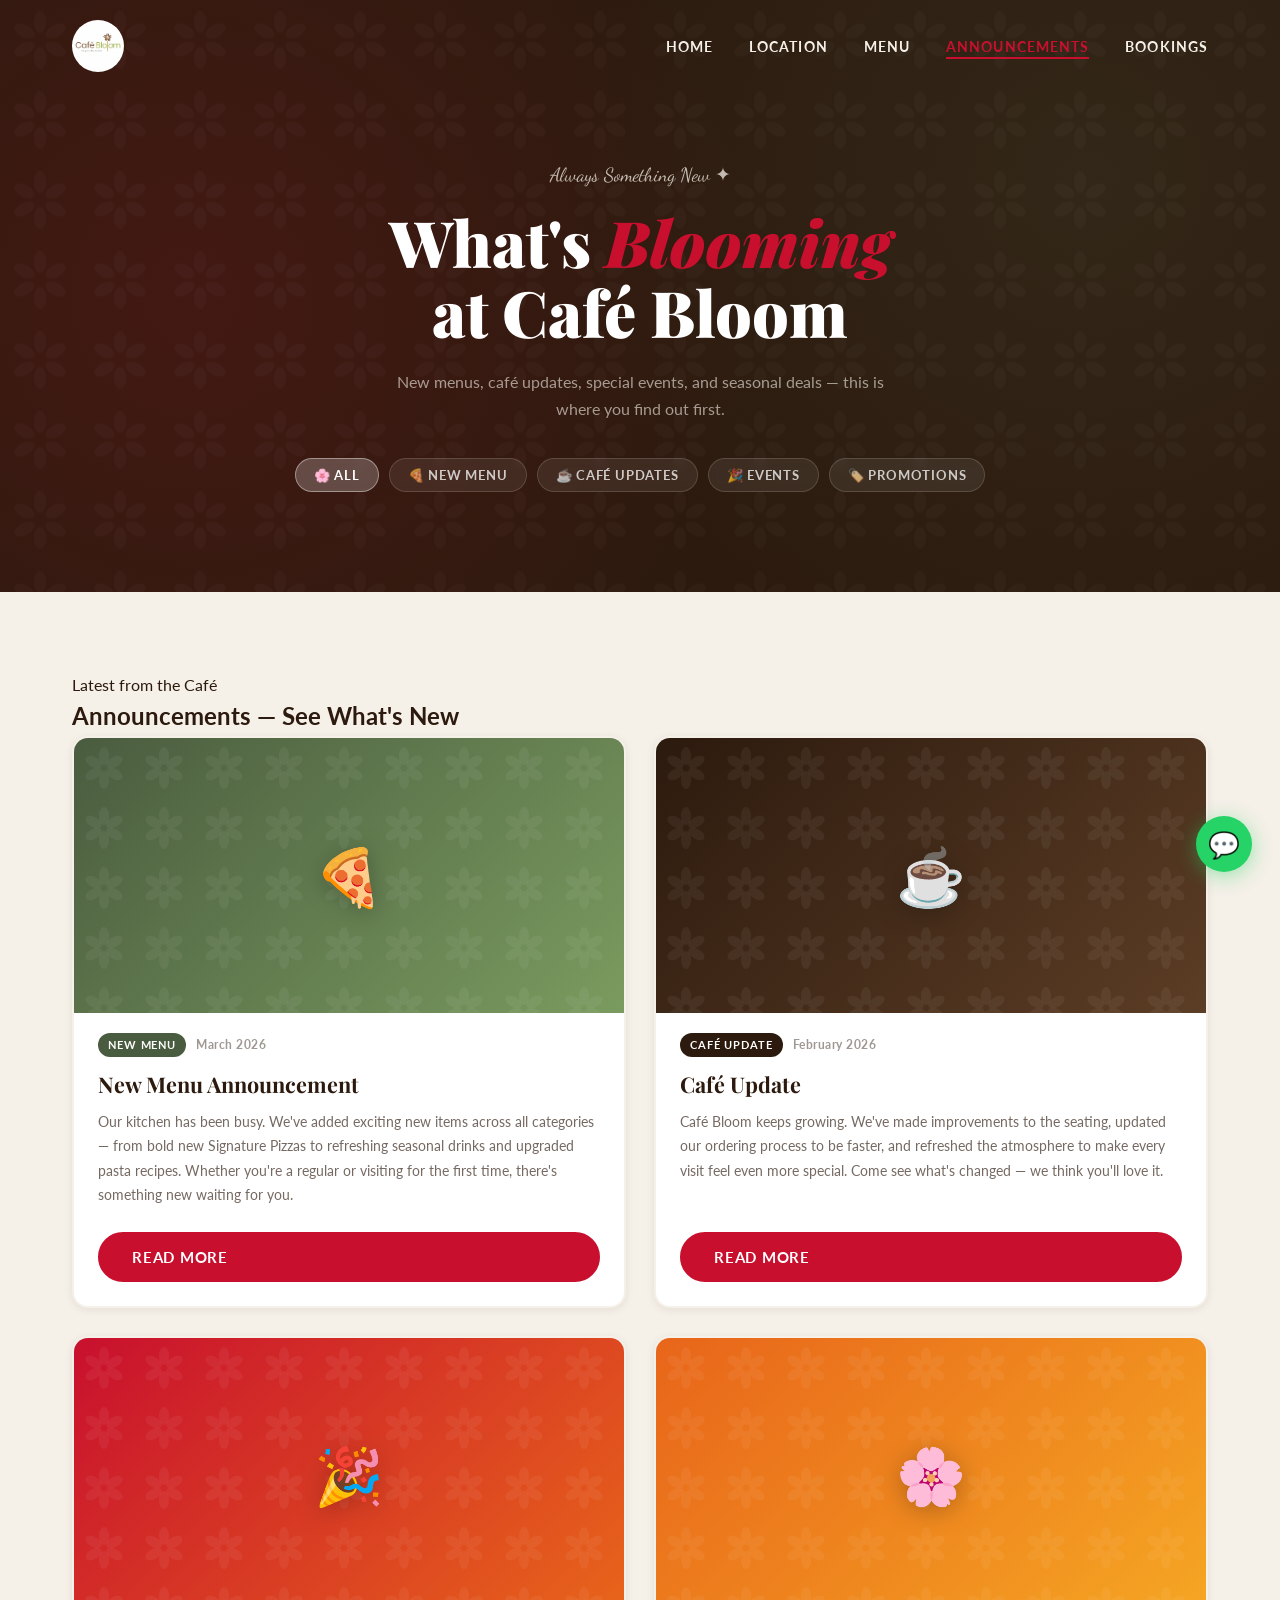
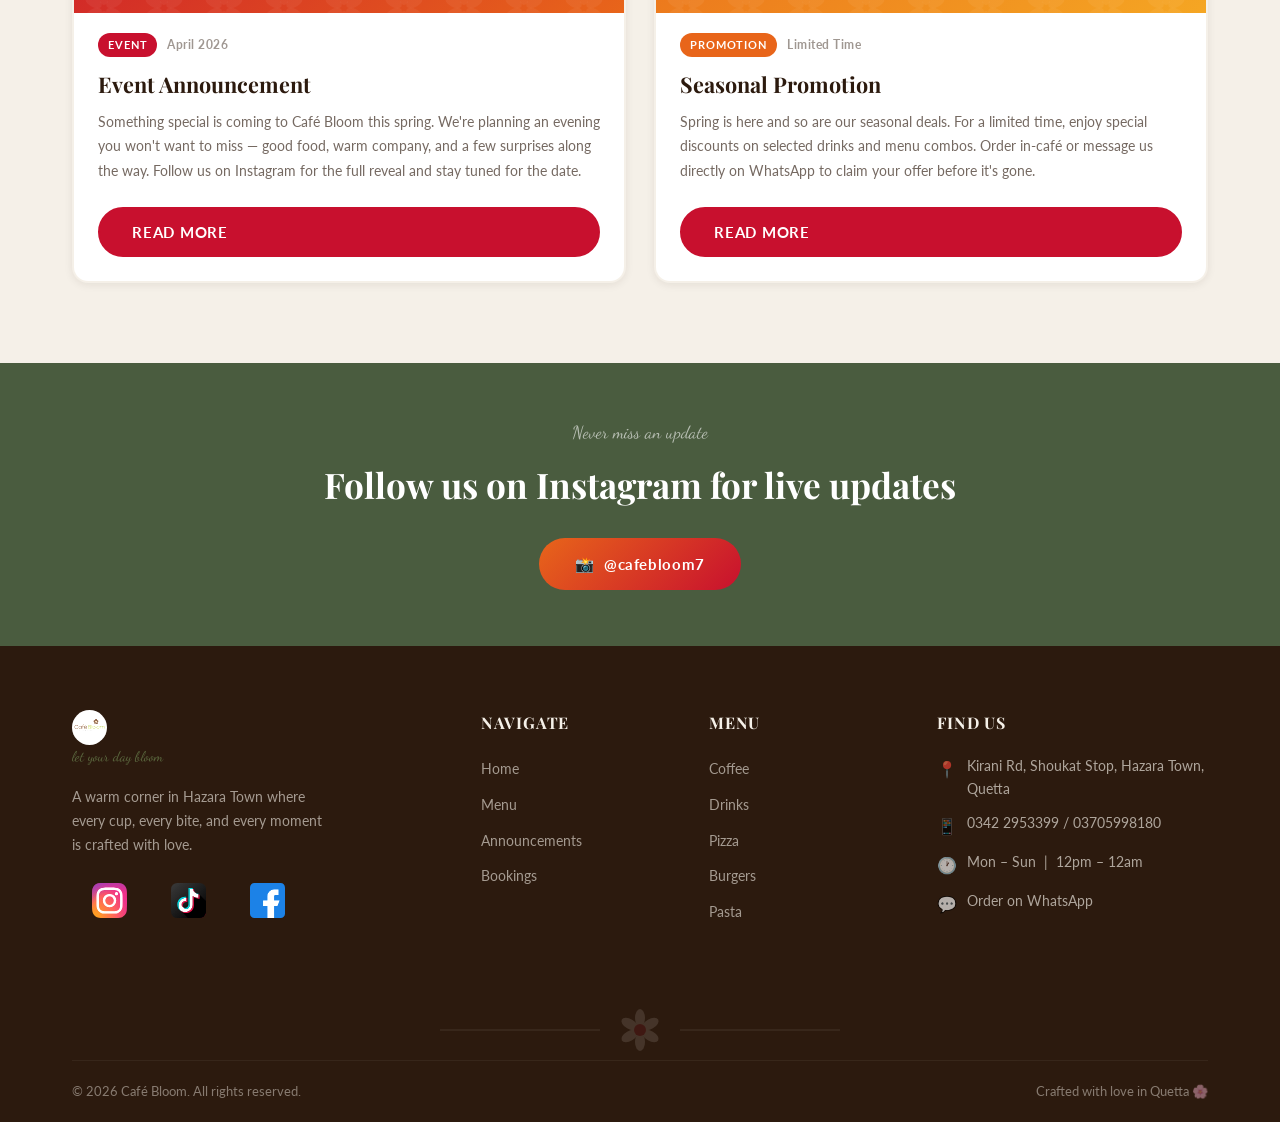
<file: events.html>
<!DOCTYPE html>
<html lang="en">
<head>
  <meta charset="UTF-8" />
  <meta name="viewport" content="width=device-width, initial-scale=1.0" />
  <title>Events & Announcements — Café Bloom</title>
  <meta name="description" content="Stay up to date with the latest news, events, and announcements from Café Bloom, Quetta." />
  <link rel="preconnect" href="https://fonts.googleapis.com" />
  <link rel="preconnect" href="https://fonts.gstatic.com" crossorigin />
  <link href="https://fonts.googleapis.com/css2?family=Playfair+Display:ital,wght@0,400;0,600;0,700;0,900;1,400;1,600&family=Lato:wght@300;400;700&family=Dancing+Script:wght@500;600;700&display=swap" rel="stylesheet" />
  <link rel="stylesheet" href="assets/css/style.css" />
</head>
<body>

  <!-- ===== NAV ===== -->
  <nav class="nav nav--solid nav--light" role="navigation" aria-label="Main navigation">
    <div class="container">
      <div class="nav__inner">
        <a href="index.html" class="nav__logo" aria-label="Café Bloom Home">
          <img src="assets/images/logo.jpg" alt="Café Bloom logo" width="52" height="52" class="img-logo"/>
        </a>
        <ul class="nav__links" role="list">
          <li><a href="index.html">Home</a></li>
          <li><a href="contact.html#location">Location</a></li>
          <li><a href="menu.html">Menu</a></li>
          <li><a href="events.html" aria-current="page">Announcements</a></li>
          <li><a href="contact.html">Bookings</a></li>
        </ul>
        <button class="nav__hamburger" aria-label="Open mobile menu" aria-expanded="false">
          <span></span><span></span><span></span>
        </button>
      </div>
    </div>
  </nav>

  <!-- Mobile Nav -->
  <nav class="nav__mobile" aria-label="Mobile navigation">
    <a href="index.html">Home</a>
    <a href="contact.html#location">Location</a>
    <a href="menu.html">Menu</a>
    <a href="events.html" aria-current="page">Announcements</a>
    <a href="contact.html">Bookings</a>
  </nav>
  <div class="nav__overlay" role="presentation"></div>

  <main>

    <!-- ===== HERO ===== -->
    <section class="events-hero" aria-label="Events hero">
      <div class="container">
        <div class="events-hero__inner">
          <p class="events-hero__tag">Always Something New ✦</p>
          <h1 class="events-hero__title">
            What's <em>Blooming</em><br />at Café Bloom
          </h1>
          <p class="events-hero__subtitle">
            New menus, café updates, special events, and seasonal deals — this is where you find out first.
          </p>
          <div class="events-hero__pills">
            <button class="events-hero__pill active" data-filter="all">🌸 All</button>
            <button class="events-hero__pill" data-filter="menu">🍕 New Menu</button>
            <button class="events-hero__pill" data-filter="update">☕ Café Updates</button>
            <button class="events-hero__pill" data-filter="event">🎉 Events</button>
            <button class="events-hero__pill" data-filter="promo">🏷️ Promotions</button>
          </div>
        </div>
      </div>
    </section>

    <!-- ===== EVENTS GRID ===== -->
    <section class="events-grid-section" aria-labelledby="events-heading">
      <div class="container">

        <div class="section-header">
          <span class="section-tag">Latest from the Café</span>
          <h2 class="section-title" id="events-heading">Announcements — See What's New</h2>
        </div>

        <div class="events-grid">

          <!-- CARD 1 — New Menu -->
          <article class="event-card event-card--menu">
            <div class="event-card__image">
              <span class="event-card__image-icon" aria-hidden="true">🍕</span>
            </div>
            <div class="event-card__body">
              <div class="event-card__meta">
                <span class="event-card__badge">New Menu</span>
                <time class="event-card__date" datetime="2026-03-01">March 2026</time>
              </div>
              <h3 class="event-card__title">New Menu Announcement</h3>
              <p class="event-card__text">
                Our kitchen has been busy. We've added exciting new items across all categories — from bold new Signature Pizzas to refreshing seasonal drinks and upgraded pasta recipes. Whether you're a regular or visiting for the first time, there's something new waiting for you.
              </p>
              <button
                class="btn-primary"
                onclick="openModal('modal-menu')"
                aria-haspopup="dialog"
                aria-controls="modal-menu"
              >
                Read More
              </button>
            </div>
          </article>

          <!-- CARD 2 — Café Update -->
          <article class="event-card event-card--update">
            <div class="event-card__image">
              <span class="event-card__image-icon" aria-hidden="true">☕</span>
            </div>
            <div class="event-card__body">
              <div class="event-card__meta">
                <span class="event-card__badge">Café Update</span>
                <time class="event-card__date" datetime="2026-02-01">February 2026</time>
              </div>
              <h3 class="event-card__title">Café Update</h3>
              <p class="event-card__text">
                Café Bloom keeps growing. We've made improvements to the seating, updated our ordering process to be faster, and refreshed the atmosphere to make every visit feel even more special. Come see what's changed — we think you'll love it.
              </p>
              <button
                class="btn-primary"
                onclick="openModal('modal-update')"
                aria-haspopup="dialog"
                aria-controls="modal-update"
              >
                Read More
              </button>
            </div>
          </article>

          <!-- CARD 3 — Event -->
          <article class="event-card event-card--event">
            <div class="event-card__image">
              <span class="event-card__image-icon" aria-hidden="true">🎉</span>
            </div>
            <div class="event-card__body">
              <div class="event-card__meta">
                <span class="event-card__badge">Event</span>
                <time class="event-card__date" datetime="2026-04-15">April 2026</time>
              </div>
              <h3 class="event-card__title">Event Announcement</h3>
              <p class="event-card__text">
                Something special is coming to Café Bloom this spring. We're planning an evening you won't want to miss — good food, warm company, and a few surprises along the way. Follow us on Instagram for the full reveal and stay tuned for the date.
              </p>
              <button
                class="btn-primary"
                onclick="openModal('modal-event')"
                aria-haspopup="dialog"
                aria-controls="modal-event"
              >
                Read More
              </button>
            </div>
          </article>

          <!-- CARD 4 — Seasonal Promo -->
          <article class="event-card event-card--promo">
            <div class="event-card__image">
              <span class="event-card__image-icon" aria-hidden="true">🌸</span>
            </div>
            <div class="event-card__body">
              <div class="event-card__meta">
                <span class="event-card__badge">Promotion</span>
                <time class="event-card__date" datetime="2026-04-01">Limited Time</time>
              </div>
              <h3 class="event-card__title">Seasonal Promotion</h3>
              <p class="event-card__text">
                Spring is here and so are our seasonal deals. For a limited time, enjoy special discounts on selected drinks and menu combos. Order in-café or message us directly on WhatsApp to claim your offer before it's gone.
              </p>
              <button
                class="btn-primary"
                onclick="openModal('modal-promo')"
                aria-haspopup="dialog"
                aria-controls="modal-promo"
              >
                Read More
              </button>
            </div>
          </article>

        </div>
      </div>
    </section>

    <!-- ===== INSTAGRAM STRIP ===== -->
    <section class="events-ig-strip" aria-label="Follow on Instagram">
      <div class="container">
        <span class="events-ig-strip__tag">Never miss an update</span>
        <h2 class="events-ig-strip__title">Follow us on Instagram for live updates</h2>
        <a
          href="https://www.instagram.com/cafebloom7"
          class="btn-ig"
          target="_blank"
          rel="noopener"
          aria-label="Follow Café Bloom on Instagram"
        >
          📸 &nbsp;@cafebloom7
        </a>
      </div>
    </section>

  </main>

  <!-- ===== MODALS ===== -->

  <!-- Modal: New Menu -->
  <div class="event-modal-overlay" id="modal-menu" role="dialog" aria-modal="true" aria-labelledby="modal-menu-title">
    <div class="event-modal">
      <div class="event-modal__image-wrap">
        <div class="event-modal__image event-card--menu" style="background: linear-gradient(135deg, #4A5C3F, #7A9B5F);">
          <span style="font-size:4rem;" aria-hidden="true">🍕</span>
        </div>
        <button class="event-modal__close" onclick="closeModal('modal-menu')" aria-label="Close modal">&#10005;</button>
      </div>
      <div class="event-modal__body">
        <div class="event-modal__meta">
          <span class="event-card__badge" style="background: var(--color-green);">New Menu</span>
          <time class="event-card__date" datetime="2026-03-01">March 2026</time>
        </div>
        <h2 class="event-modal__title" id="modal-menu-title">New Menu Announcement</h2>
        <p class="event-modal__text">
          We've been working hard in the kitchen and we're thrilled to introduce the latest additions to the Café Bloom menu.
        </p>
        <p class="event-modal__text">
          New Signature Pizzas have joined the lineup, including limited-edition flavour combinations you won't find anywhere else in Quetta. On the drinks side, we've introduced fresh seasonal coolers and new cold coffee blends made in-house.
        </p>
        <p class="event-modal__text">
          Our pasta section has also been upgraded — same bold flavours, refined preparation. Visit us or order on WhatsApp to be the first to try the new additions.
        </p>
        <div class="event-modal__actions">
          <a href="menu.html" class="btn-primary">View Full Menu</a>
          <a href="https://wa.me/923422953399" class="btn-outline-green" target="_blank" rel="noopener">Order Now</a>
        </div>
      </div>
    </div>
  </div>

  <!-- Modal: Café Update -->
  <div class="event-modal-overlay" id="modal-update" role="dialog" aria-modal="true" aria-labelledby="modal-update-title">
    <div class="event-modal">
      <div class="event-modal__image-wrap">
        <div class="event-modal__image" style="background: linear-gradient(135deg, #2C1A0E, #5C3D25);">
          <span style="font-size:4rem;" aria-hidden="true">☕</span>
        </div>
        <button class="event-modal__close" onclick="closeModal('modal-update')" aria-label="Close modal">&#10005;</button>
      </div>
      <div class="event-modal__body">
        <div class="event-modal__meta">
          <span class="event-card__badge" style="background: var(--color-brown);">Café Update</span>
          <time class="event-card__date" datetime="2026-02-01">February 2026</time>
        </div>
        <h2 class="event-modal__title" id="modal-update-title">Café Update</h2>
        <p class="event-modal__text">
          Café Bloom has always been a place built on warmth and hospitality. This update is our commitment to making that experience even better.
        </p>
        <p class="event-modal__text">
          We've expanded our seating to accommodate more guests comfortably, introduced a cleaner ordering flow for dine-in guests, and refreshed key areas of the café's interior. The atmosphere feels brighter, the service faster, and the overall vibe more true to what Café Bloom is all about.
        </p>
        <p class="event-modal__text">
          Come visit us and experience the difference. We can't wait to welcome you.
        </p>
        <div class="event-modal__actions">
          <a href="contact.html" class="btn-primary">Book a Table</a>
          <a href="contact.html#location" class="btn-outline-green">Find Us</a>
        </div>
      </div>
    </div>
  </div>

  <!-- Modal: Event -->
  <div class="event-modal-overlay" id="modal-event" role="dialog" aria-modal="true" aria-labelledby="modal-event-title">
    <div class="event-modal">
      <div class="event-modal__image-wrap">
        <div class="event-modal__image" style="background: linear-gradient(135deg, #C8102E, #E8651A);">
          <span style="font-size:4rem;" aria-hidden="true">🎉</span>
        </div>
        <button class="event-modal__close" onclick="closeModal('modal-event')" aria-label="Close modal">&#10005;</button>
      </div>
      <div class="event-modal__body">
        <div class="event-modal__meta">
          <span class="event-card__badge" style="background: var(--color-primary);">Event</span>
          <time class="event-card__date" datetime="2026-04-15">April 2026</time>
        </div>
        <h2 class="event-modal__title" id="modal-event-title">Event Announcement</h2>
        <p class="event-modal__text">
          Café Bloom is hosting its first community evening — an evening of food, connection, and good company right here in Hazara Town.
        </p>
        <p class="event-modal__text">
          Expect a curated menu, a warm atmosphere, and the kind of evening that stays with you. We'll be sharing the full date, timings, and registration details on our Instagram soon.
        </p>
        <p class="event-modal__text">
          Follow @cafebloom7 to be the first to know, or message us on WhatsApp to express your interest.
        </p>
        <div class="event-modal__actions">
          <a href="https://www.instagram.com/cafebloom7" class="btn-primary" target="_blank" rel="noopener">Follow on Instagram</a>
          <a href="https://wa.me/923422953399" class="btn-outline-green" target="_blank" rel="noopener">Message Us</a>
        </div>
      </div>
    </div>
  </div>

  <!-- Modal: Seasonal Promo -->
  <div class="event-modal-overlay" id="modal-promo" role="dialog" aria-modal="true" aria-labelledby="modal-promo-title">
    <div class="event-modal">
      <div class="event-modal__image-wrap">
        <div class="event-modal__image" style="background: linear-gradient(135deg, #E8651A, #F5A623);">
          <span style="font-size:4rem;" aria-hidden="true">🌸</span>
        </div>
        <button class="event-modal__close" onclick="closeModal('modal-promo')" aria-label="Close modal">&#10005;</button>
      </div>
      <div class="event-modal__body">
        <div class="event-modal__meta">
          <span class="event-card__badge" style="background: var(--color-orange);">Promotion</span>
          <time class="event-card__date">Limited Time</time>
        </div>
        <h2 class="event-modal__title" id="modal-promo-title">Seasonal Promotion</h2>
        <p class="event-modal__text">
          Spring is the season of new beginnings — and at Café Bloom, we're celebrating with special deals on some of your favourite items.
        </p>
        <p class="event-modal__text">
          For a limited time, enjoy discounts on selected drinks, combo deals on pizza and burgers, and a free dip sauce with any pizza order. These offers are available for dine-in and WhatsApp orders.
        </p>
        <p class="event-modal__text">
          Don't wait — seasonal promotions won't last forever. Message us on WhatsApp to claim your deal today.
        </p>
        <div class="event-modal__actions">
          <a href="https://wa.me/923422953399" class="btn-primary" target="_blank" rel="noopener">Claim on WhatsApp</a>
          <a href="menu.html" class="btn-outline-green">Browse Menu</a>
        </div>
      </div>
    </div>
  </div>

  <!-- ===== FOOTER ===== -->
  <footer class="footer" role="contentinfo">
    <div class="container">
      <div class="footer__inner">
        <div class="footer__brand">
          <img src="assets/images/logo.jpg" alt="Café Bloom logo" width="52" height="52" loading="lazy" class="img-logo"/>
          <p class="footer__tagline">let your day bloom</p>
          <p>A warm corner in Hazara Town where every cup, every bite, and every moment is crafted with love.</p>
          <a href="https://www.instagram.com/cafebloom7" class="footer__social-link" target="_blank" rel="noopener">
            <img src="./assets/images/instagram.svg" alt="Instagram">
          </a>
          <a href="https://www.tiktok.com/@caf.bloom?_r=1&_t=ZS-93JPcuxWNKZ" class="footer__social-link" target="_blank" rel="noopener">
            <img src="./assets/images/tiktok.svg" alt="TikTok">
          </a>
          <a href="https://www.facebook.com/share/18GyBNtfqT/" class="footer__social-link" target="_blank" rel="noopener">
            <img src="./assets/images/facebook.svg" alt="Facebook">
          </a>
        </div>
        <div class="footer__nav">
          <h3 class="footer__heading">Navigate</h3>
          <ul class="footer__links" role="list">
            <li><a href="index.html">Home</a></li>
            <li><a href="menu.html">Menu</a></li>
            <li><a href="events.html">Announcements</a></li>
            <li><a href="contact.html">Bookings</a></li>
          </ul>
        </div>
        <div class="footer__menu-links">
          <h3 class="footer__heading">Menu</h3>
          <ul class="footer__links" role="list">
            <li><a href="menu.html#drinks">Coffee</a></li>
            <li><a href="menu.html#drinks">Drinks</a></li>
            <li><a href="menu.html#pizza">Pizza</a></li>
            <li><a href="menu.html#food">Burgers</a></li>
            <li><a href="menu.html#food">Pasta</a></li>
          </ul>
        </div>
        <div class="footer__contact-info">
          <h3 class="footer__heading">Find Us</h3>
          <div class="footer__contact-item">
            <span class="footer__contact-icon">📍</span>
            <span>Kirani Rd, Shoukat Stop, Hazara Town, Quetta</span>
          </div>
          <div class="footer__contact-item">
            <span class="footer__contact-icon">📱</span>
            <span>0342 2953399 / 03705998180</span>
          </div>
          <div class="footer__contact-item">
            <span class="footer__contact-icon">🕐</span>
            <span>Mon – Sun &nbsp;|&nbsp; 12pm – 12am</span>
          </div>
          <div class="footer__contact-item">
            <span class="footer__contact-icon">💬</span>
            <a href="https://wa.me/923422953399" target="_blank" rel="noopener" style="color: rgba(245,240,232,0.65);">
              Order on WhatsApp
            </a>
          </div>
        </div>
      </div>
      <div class="footer__floral" aria-hidden="true">
        <svg width="400" height="60" viewBox="0 0 400 60" fill="none" xmlns="http://www.w3.org/2000/svg">
          <line x1="0" y1="30" x2="160" y2="30" stroke="#F5F0E8" stroke-width="1"/>
          <g transform="translate(200, 30)">
            <ellipse cx="0" cy="-12" rx="5" ry="9" fill="#F5F0E8"/>
            <ellipse cx="0" cy="-12" rx="5" ry="9" fill="#F5F0E8" transform="rotate(60)"/>
            <ellipse cx="0" cy="-12" rx="5" ry="9" fill="#F5F0E8" transform="rotate(120)"/>
            <ellipse cx="0" cy="-12" rx="5" ry="9" fill="#F5F0E8" transform="rotate(180)"/>
            <ellipse cx="0" cy="-12" rx="5" ry="9" fill="#F5F0E8" transform="rotate(240)"/>
            <ellipse cx="0" cy="-12" rx="5" ry="9" fill="#F5F0E8" transform="rotate(300)"/>
            <circle cx="0" cy="0" r="6" fill="#C8102E"/>
          </g>
          <line x1="240" y1="30" x2="400" y2="30" stroke="#F5F0E8" stroke-width="1"/>
        </svg>
      </div>
      <div class="footer__bottom">
        <p class="footer__copyright">© 2026 Café Bloom. All rights reserved.</p>
        <p class="footer__copyright">Crafted with love in Quetta 🌸</p>
      </div>
    </div>
  </footer>

  <a href="https://wa.me/923422953399" class="whatsapp-fab" target="_blank" rel="noopener" aria-label="Order on WhatsApp">
    <span aria-hidden="true">💬</span>
    <span class="whatsapp-fab__tooltip">Order on WhatsApp</span>
  </a>
  <script src="assets/js/main.js" defer></script>

  <!-- ===== MODAL JS ===== -->
  <script>
  (function() {
    'use strict';

    const openModal = (id) => {
      const overlay = document.getElementById(id);
      if (!overlay) return;
      overlay.style.display = 'flex';
      // Trigger transition on next frame
      requestAnimationFrame(() => overlay.classList.add('open'));
      document.body.style.overflow = 'hidden';
      // Focus close button for accessibility
      const closeBtn = overlay.querySelector('.event-modal__close');
      closeBtn?.focus();
    };

    const closeModal = (id) => {
      const overlay = document.getElementById(id);
      if (!overlay) return;
      overlay.classList.remove('open');
      document.body.style.overflow = '';
      setTimeout(() => { overlay.style.display = 'none'; }, 300);
    };

    // Close on overlay click (outside modal box)
    document.querySelectorAll('.event-modal-overlay').forEach(overlay => {
      overlay.addEventListener('click', (e) => {
        if (e.target === overlay) closeModal(overlay.id);
      });
    });

    // Close on Escape key
    document.addEventListener('keydown', (e) => {
      if (e.key === 'Escape') {
        document.querySelectorAll('.event-modal-overlay.open').forEach(overlay => {
          closeModal(overlay.id);
        });
      }
    });

    // Expose to global scope for inline onclick handlers
    window.openModal = openModal;
    window.closeModal = closeModal;
  })();
  </script>

</body>
</html>
</file>
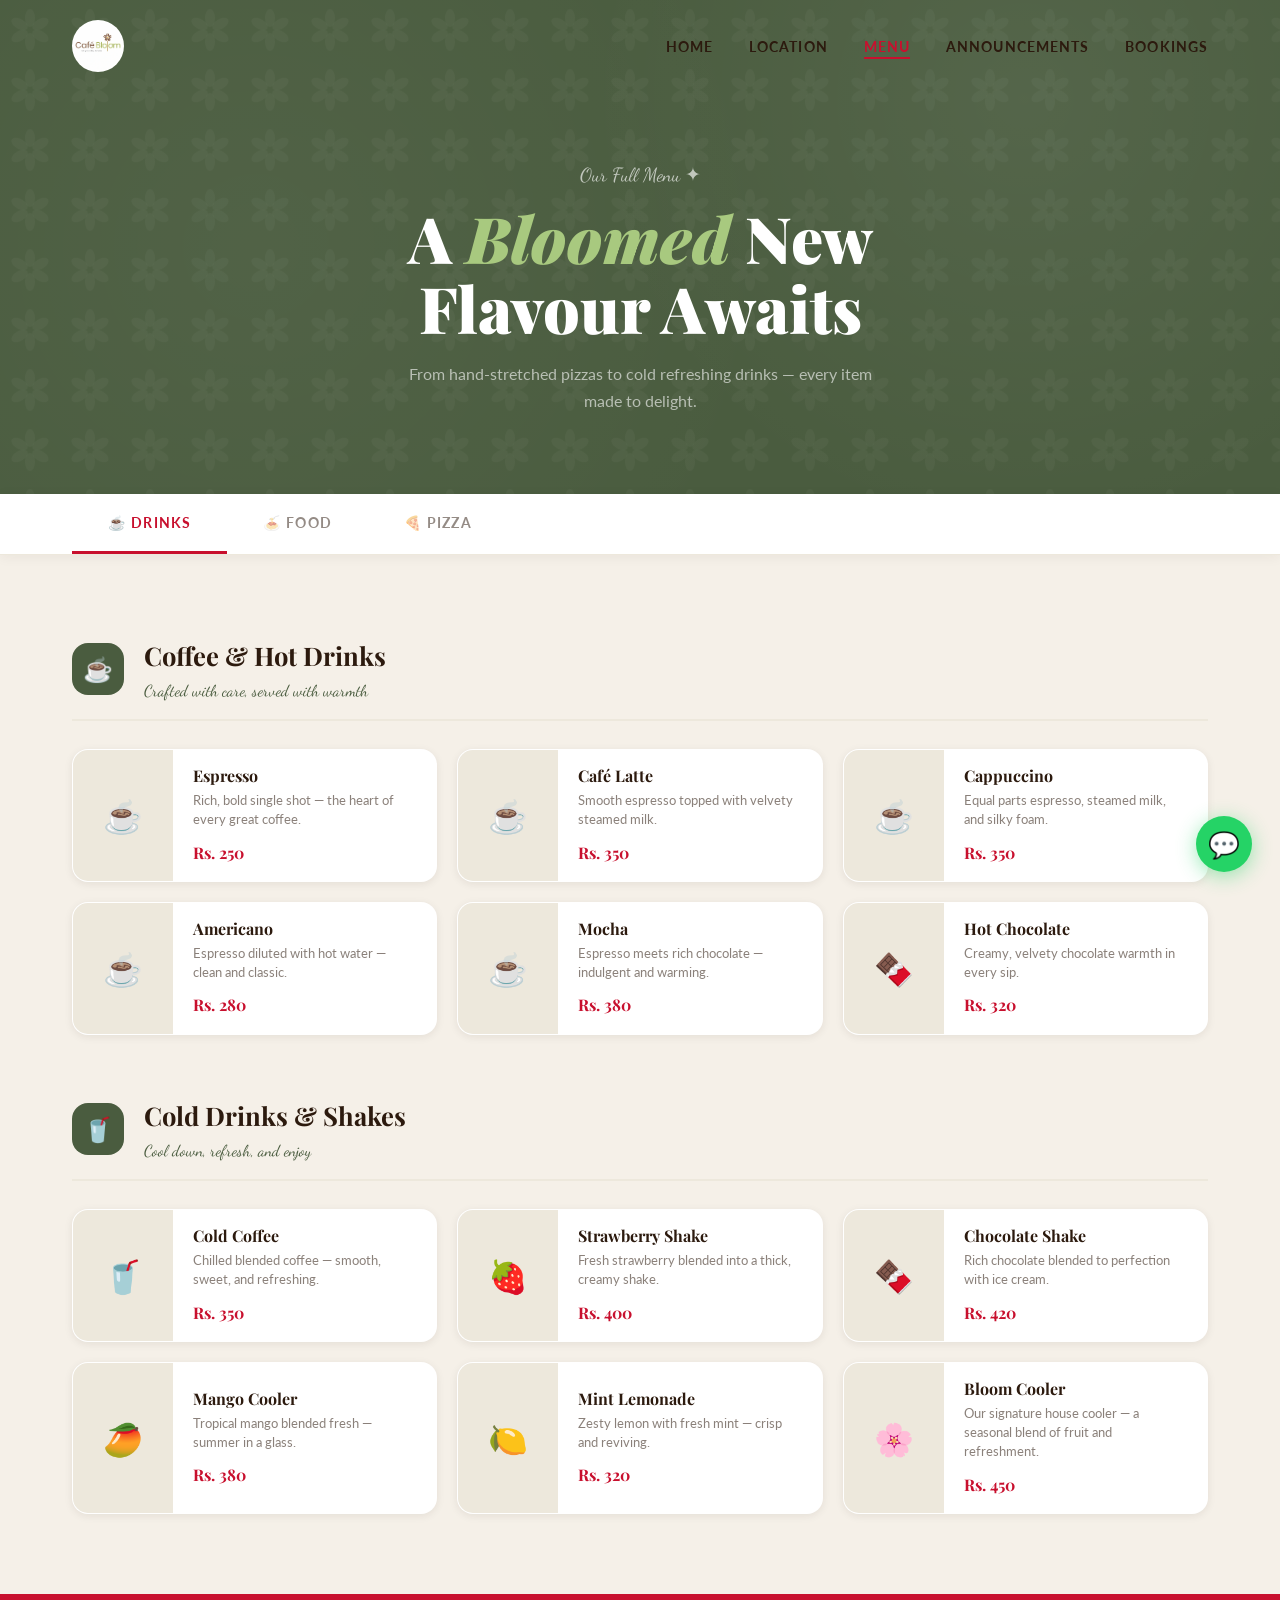
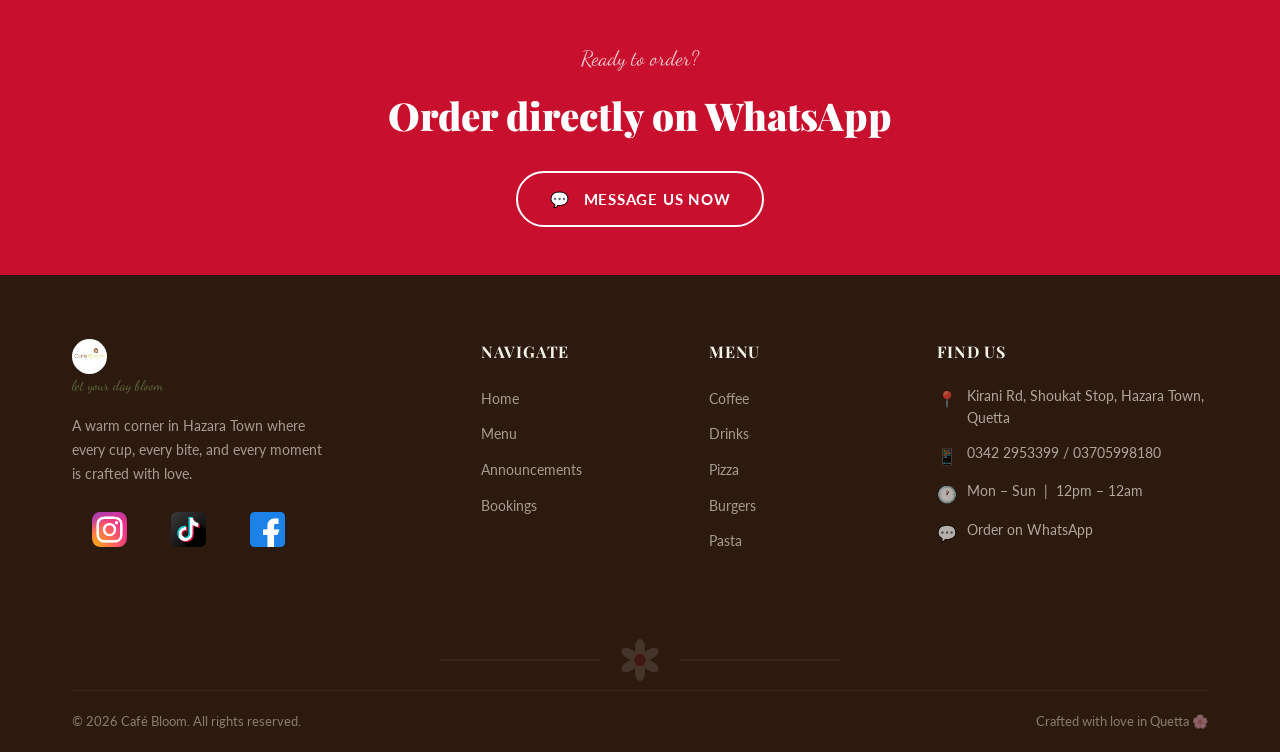
<file: menu.html>
<!DOCTYPE html>
<html lang="en">
<head>
  <meta charset="UTF-8" />
  <meta name="viewport" content="width=device-width, initial-scale=1.0" />
  <title>Menu — Café Bloom</title>
  <meta name="description" content="Explore Café Bloom's full menu — pizza, burgers, pasta, coffee and more. Order in Quetta or via WhatsApp." />
  <link rel="preconnect" href="https://fonts.googleapis.com" />
  <link rel="preconnect" href="https://fonts.gstatic.com" crossorigin />
  <link href="https://fonts.googleapis.com/css2?family=Playfair+Display:ital,wght@0,400;0,600;0,700;0,900;1,400;1,600&family=Lato:wght@300;400;700&family=Dancing+Script:wght@500;600;700&display=swap" rel="stylesheet" />
  <link rel="stylesheet" href="assets/css/style.css" />
</head>
<body>

  <!-- ===== NAV ===== -->
  <nav class="nav nav--solid" role="navigation" aria-label="Main navigation">
    <div class="container">
      <div class="nav__inner">
        <a href="index.html" class="nav__logo" aria-label="Café Bloom Home">
          <img src="assets/images/logo.jpg" alt="Café Bloom logo" width="52" height="52" class="img-logo"/>
        </a>
        <ul class="nav__links" role="list">
          <li><a href="index.html">Home</a></li>
          <li><a href="contact.html#location">Location</a></li>
          <li><a href="menu.html" aria-current="page">Menu</a></li>
          <li><a href="events.html">Announcements</a></li>
          <li><a href="contact.html">Bookings</a></li>
        </ul>
        <button class="nav__hamburger" aria-label="Open mobile menu" aria-expanded="false">
          <span></span><span></span><span></span>
        </button>
      </div>
    </div>
  </nav>

  <!-- Mobile Nav -->
  <nav class="nav__mobile" aria-label="Mobile navigation">
    <a href="index.html">Home</a>
    <a href="contact.html#location">Location</a>
    <a href="menu.html" aria-current="page">Menu</a>
    <a href="events.html">Announcements</a>
    <a href="contact.html">Bookings</a>
  </nav>
  <div class="nav__overlay" role="presentation"></div>

  <main>

    <!-- ===== MENU HERO ===== -->
    <section class="menu-hero" aria-label="Menu hero">
      <div class="container">
        <div class="menu-hero__inner">
          <p class="menu-hero__tag">Our Full Menu ✦</p>
          <h1 class="menu-hero__title">A <em>Bloomed</em> New<br />Flavour Awaits</h1>
          <p class="menu-hero__subtitle">From hand-stretched pizzas to cold refreshing drinks — every item made to delight.</p>
        </div>
      </div>
    </section>

    <!-- ===== TAB BAR ===== -->
    <div class="menu-tabs-bar" role="tablist" aria-label="Menu categories">
      <div class="container">
        <div class="menu-tabs-bar__inner">
          <button class="menu-tab-btn active" data-tab="drinks" role="tab" aria-selected="true" aria-controls="panel-drinks">☕ Drinks</button>
          <button class="menu-tab-btn" data-tab="food" role="tab" aria-selected="false" aria-controls="panel-food">🍝 Food</button>
          <button class="menu-tab-btn" data-tab="pizza" role="tab" aria-selected="false" aria-controls="panel-pizza">🍕 Pizza</button>
        </div>
      </div>
    </div>

    <!-- ===== MENU PANELS ===== -->
    <section class="menu-body" aria-label="Menu items">
      <div class="container">

        <!-- ===== DRINKS PANEL ===== -->
        <div class="menu-tab-panel active" id="panel-drinks" data-panel="drinks" role="tabpanel" aria-labelledby="tab-drinks">

          <div class="menu-section">
            <div class="menu-section__header">
              <div class="menu-section__icon" aria-hidden="true">☕</div>
              <div>
                <h2 class="menu-section__label">Coffee & Hot Drinks</h2>
                <span class="menu-section__sublabel">Crafted with care, served with warmth</span>
              </div>
            </div>
            <div class="menu-items-grid">
              <article class="menu-item-card">
                <div class="menu-item-card__thumb" aria-label="Espresso">☕</div>
                <div class="menu-item-card__body">
                  <h3 class="menu-item-card__name">Espresso</h3>
                  <p class="menu-item-card__desc">Rich, bold single shot — the heart of every great coffee.</p>
                  <p class="menu-item-card__price">Rs. 250</p>
                </div>
              </article>
              <article class="menu-item-card">
                <div class="menu-item-card__thumb" aria-label="Latte">☕</div>
                <div class="menu-item-card__body">
                  <h3 class="menu-item-card__name">Café Latte</h3>
                  <p class="menu-item-card__desc">Smooth espresso topped with velvety steamed milk.</p>
                  <p class="menu-item-card__price">Rs. 350</p>
                </div>
              </article>
              <article class="menu-item-card">
                <div class="menu-item-card__thumb" aria-label="Cappuccino">☕</div>
                <div class="menu-item-card__body">
                  <h3 class="menu-item-card__name">Cappuccino</h3>
                  <p class="menu-item-card__desc">Equal parts espresso, steamed milk, and silky foam.</p>
                  <p class="menu-item-card__price">Rs. 350</p>
                </div>
              </article>
              <article class="menu-item-card">
                <div class="menu-item-card__thumb" aria-label="Americano">☕</div>
                <div class="menu-item-card__body">
                  <h3 class="menu-item-card__name">Americano</h3>
                  <p class="menu-item-card__desc">Espresso diluted with hot water — clean and classic.</p>
                  <p class="menu-item-card__price">Rs. 280</p>
                </div>
              </article>
              <article class="menu-item-card">
                <div class="menu-item-card__thumb" aria-label="Mocha">☕</div>
                <div class="menu-item-card__body">
                  <h3 class="menu-item-card__name">Mocha</h3>
                  <p class="menu-item-card__desc">Espresso meets rich chocolate — indulgent and warming.</p>
                  <p class="menu-item-card__price">Rs. 380</p>
                </div>
              </article>
              <article class="menu-item-card">
                <div class="menu-item-card__thumb" aria-label="Hot Chocolate">🍫</div>
                <div class="menu-item-card__body">
                  <h3 class="menu-item-card__name">Hot Chocolate</h3>
                  <p class="menu-item-card__desc">Creamy, velvety chocolate warmth in every sip.</p>
                  <p class="menu-item-card__price">Rs. 320</p>
                </div>
              </article>
            </div>
          </div>

          <div class="menu-section">
            <div class="menu-section__header">
              <div class="menu-section__icon" aria-hidden="true">🥤</div>
              <div>
                <h2 class="menu-section__label">Cold Drinks & Shakes</h2>
                <span class="menu-section__sublabel">Cool down, refresh, and enjoy</span>
              </div>
            </div>
            <div class="menu-items-grid">
              <article class="menu-item-card">
                <div class="menu-item-card__thumb" aria-label="Cold Coffee">🥤</div>
                <div class="menu-item-card__body">
                  <h3 class="menu-item-card__name">Cold Coffee</h3>
                  <p class="menu-item-card__desc">Chilled blended coffee — smooth, sweet, and refreshing.</p>
                  <p class="menu-item-card__price">Rs. 350</p>
                </div>
              </article>
              <article class="menu-item-card">
                <div class="menu-item-card__thumb" aria-label="Strawberry Shake">🍓</div>
                <div class="menu-item-card__body">
                  <h3 class="menu-item-card__name">Strawberry Shake</h3>
                  <p class="menu-item-card__desc">Fresh strawberry blended into a thick, creamy shake.</p>
                  <p class="menu-item-card__price">Rs. 400</p>
                </div>
              </article>
              <article class="menu-item-card">
                <div class="menu-item-card__thumb" aria-label="Chocolate Shake">🍫</div>
                <div class="menu-item-card__body">
                  <h3 class="menu-item-card__name">Chocolate Shake</h3>
                  <p class="menu-item-card__desc">Rich chocolate blended to perfection with ice cream.</p>
                  <p class="menu-item-card__price">Rs. 420</p>
                </div>
              </article>
              <article class="menu-item-card">
                <div class="menu-item-card__thumb" aria-label="Mango Cooler">🥭</div>
                <div class="menu-item-card__body">
                  <h3 class="menu-item-card__name">Mango Cooler</h3>
                  <p class="menu-item-card__desc">Tropical mango blended fresh — summer in a glass.</p>
                  <p class="menu-item-card__price">Rs. 380</p>
                </div>
              </article>
              <article class="menu-item-card">
                <div class="menu-item-card__thumb" aria-label="Mint Lemonade">🍋</div>
                <div class="menu-item-card__body">
                  <h3 class="menu-item-card__name">Mint Lemonade</h3>
                  <p class="menu-item-card__desc">Zesty lemon with fresh mint — crisp and reviving.</p>
                  <p class="menu-item-card__price">Rs. 320</p>
                </div>
              </article>
              <article class="menu-item-card">
                <div class="menu-item-card__thumb" aria-label="Bloom Cooler">🌸</div>
                <div class="menu-item-card__body">
                  <h3 class="menu-item-card__name">Bloom Cooler</h3>
                  <p class="menu-item-card__desc">Our signature house cooler — a seasonal blend of fruit and refreshment.</p>
                  <p class="menu-item-card__price">Rs. 450</p>
                </div>
              </article>
            </div>
          </div>

        </div>
        <!-- end drinks panel -->

        <!-- ===== FOOD PANEL ===== -->
        <div class="menu-tab-panel" id="panel-food" data-panel="food" role="tabpanel" aria-labelledby="tab-food">

          <!-- Pasta -->
          <div class="menu-section">
            <div class="menu-section__header">
              <div class="menu-section__icon" aria-hidden="true">🍝</div>
              <div>
                <h2 class="menu-section__label">Pasta</h2>
                <span class="menu-section__sublabel">Bold flavours, every time</span>
              </div>
            </div>
            <div class="menu-items-grid">
              <article class="menu-item-card">
                <div class="menu-item-card__thumb" aria-label="Mexican Crunch">🍝</div>
                <div class="menu-item-card__body">
                  <h3 class="menu-item-card__name">Mexican Crunch</h3>
                  <p class="menu-item-card__desc">Spicy, bold, and unforgettable — our most-loved pasta.</p>
                  <p class="menu-item-card__price">Rs. 949</p>
                </div>
              </article>
              <article class="menu-item-card">
                <div class="menu-item-card__thumb" aria-label="Penni Special">🍝</div>
                <div class="menu-item-card__body">
                  <h3 class="menu-item-card__name">Penni Special</h3>
                  <p class="menu-item-card__desc">Penne cooked in our special house sauce — simple, satisfying.</p>
                  <p class="menu-item-card__price">Rs. 849</p>
                </div>
              </article>
              <article class="menu-item-card">
                <div class="menu-item-card__thumb" aria-label="Bloom Special Pasta">🌸</div>
                <div class="menu-item-card__body">
                  <h3 class="menu-item-card__name">Bloom Special</h3>
                  <p class="menu-item-card__desc">Café Bloom's signature pasta creation — rich and flavourful.</p>
                  <p class="menu-item-card__price">Rs. 949</p>
                </div>
              </article>
              <article class="menu-item-card">
                <div class="menu-item-card__thumb" aria-label="Spice Blast Pasta">🔥</div>
                <div class="menu-item-card__body">
                  <h3 class="menu-item-card__name">Spice Blast</h3>
                  <p class="menu-item-card__desc">For spice lovers — packed with heat and intense flavour.</p>
                  <p class="menu-item-card__price">Rs. 649</p>
                </div>
              </article>
              <article class="menu-item-card">
                <div class="menu-item-card__thumb" aria-label="Macron Special">🍝</div>
                <div class="menu-item-card__body">
                  <h3 class="menu-item-card__name">Macron Special</h3>
                  <p class="menu-item-card__desc">Macaroni tossed in a creamy, well-seasoned sauce.</p>
                  <p class="menu-item-card__price">Rs. 699</p>
                </div>
              </article>
              <article class="menu-item-card">
                <div class="menu-item-card__thumb" aria-label="Malai Special Pasta">🍝</div>
                <div class="menu-item-card__body">
                  <h3 class="menu-item-card__name">Malai Special</h3>
                  <p class="menu-item-card__desc">Creamy malai sauce with tender chicken — comfort in a bowl.</p>
                  <p class="menu-item-card__price">Rs. 749</p>
                </div>
              </article>
            </div>
          </div>

          <!-- Burgers -->
          <div class="menu-section">
            <div class="menu-section__header">
              <div class="menu-section__icon" aria-hidden="true">🍔</div>
              <div>
                <h2 class="menu-section__label">Burgers</h2>
                <span class="menu-section__sublabel">Stacked, loaded, and made to satisfy</span>
              </div>
            </div>
            <div class="menu-items-grid">
              <article class="menu-item-card">
                <div class="menu-item-card__thumb" aria-label="Chicken Patty Burger">🍔</div>
                <div class="menu-item-card__body">
                  <h3 class="menu-item-card__name">Chicken Patty</h3>
                  <p class="menu-item-card__desc">Classic crispy chicken patty burger — always a great choice.</p>
                  <p class="menu-item-card__price">Rs. 499</p>
                </div>
              </article>
              <article class="menu-item-card">
                <div class="menu-item-card__thumb" aria-label="Pizza Burger">🍕</div>
                <div class="menu-item-card__body">
                  <h3 class="menu-item-card__name">Pizza Burger</h3>
                  <p class="menu-item-card__desc">Where pizza meets burger — the best of both worlds.</p>
                  <p class="menu-item-card__price">Rs. 549</p>
                </div>
              </article>
              <article class="menu-item-card">
                <div class="menu-item-card__thumb" aria-label="Zinger Burger">🍔</div>
                <div class="menu-item-card__body">
                  <h3 class="menu-item-card__name">Zinger Burger</h3>
                  <p class="menu-item-card__desc">Hot, crunchy, and satisfying. The classic Zinger done right.</p>
                  <p class="menu-item-card__price">Rs. 599</p>
                </div>
              </article>
              <article class="menu-item-card">
                <div class="menu-item-card__thumb" aria-label="Mexican Double Crunch">🌮</div>
                <div class="menu-item-card__body">
                  <h3 class="menu-item-card__name">Mexican Double Crunch</h3>
                  <p class="menu-item-card__desc">Double the crunch, double the heat — Mexican spice packed in.</p>
                  <p class="menu-item-card__price">Rs. 1,099</p>
                </div>
              </article>
              <article class="menu-item-card">
                <div class="menu-item-card__thumb" aria-label="Tower Special Burger">🏰</div>
                <div class="menu-item-card__body">
                  <h3 class="menu-item-card__name">Tower Special</h3>
                  <p class="menu-item-card__desc">Towering layers of chicken, sauce, and toppings — a statement burger.</p>
                  <p class="menu-item-card__price">Rs. 849</p>
                </div>
              </article>
              <article class="menu-item-card">
                <div class="menu-item-card__thumb" aria-label="Beef Smashed Burger">🥩</div>
                <div class="menu-item-card__body">
                  <h3 class="menu-item-card__name">Beef Smashed</h3>
                  <p class="menu-item-card__desc">Smashed beef patty with caramelised crust — juicy and bold.</p>
                  <p class="menu-item-card__price">Rs. 799</p>
                </div>
              </article>
              <article class="menu-item-card">
                <div class="menu-item-card__thumb" aria-label="Beef Double Burger">🥩</div>
                <div class="menu-item-card__body">
                  <h3 class="menu-item-card__name">Beef Double</h3>
                  <p class="menu-item-card__desc">Two patties, double the satisfaction — for serious appetite.</p>
                  <p class="menu-item-card__price">Rs. 1,499</p>
                </div>
              </article>
              <article class="menu-item-card">
                <div class="menu-item-card__thumb" aria-label="Mexican Beef Burger">🌶️</div>
                <div class="menu-item-card__body">
                  <h3 class="menu-item-card__name">Mexican Beef</h3>
                  <p class="menu-item-card__desc">Beef patty with fiery Mexican seasoning — bold and flavourful.</p>
                  <p class="menu-item-card__price">Rs. 849</p>
                </div>
              </article>
              <article class="menu-item-card">
                <div class="menu-item-card__thumb" aria-label="Nug Burger">🍗</div>
                <div class="menu-item-card__body">
                  <h3 class="menu-item-card__name">Nug Burger</h3>
                  <p class="menu-item-card__desc">Crispy nuggets stacked into a fun, snackable burger.</p>
                  <p class="menu-item-card__price">Rs. 449</p>
                </div>
              </article>
            </div>
          </div>

          <!-- Nuggets -->
          <div class="menu-section">
            <div class="menu-section__header">
              <div class="menu-section__icon" aria-hidden="true">🍗</div>
              <div>
                <h2 class="menu-section__label">Nuggets</h2>
                <span class="menu-section__sublabel">Crispy bites, perfect for sharing</span>
              </div>
            </div>
            <div class="menu-items-grid">
              <article class="menu-item-card">
                <div class="menu-item-card__thumb" aria-label="Nuggets 6pc">🍗</div>
                <div class="menu-item-card__body">
                  <h3 class="menu-item-card__name">Special Nuggets — 6 Pcs</h3>
                  <p class="menu-item-card__desc">Six crispy, golden special nuggets served with dipping sauce.</p>
                  <p class="menu-item-card__price">Rs. 349</p>
                </div>
              </article>
              <article class="menu-item-card">
                <div class="menu-item-card__thumb" aria-label="Nuggets 12pc">🍗</div>
                <div class="menu-item-card__body">
                  <h3 class="menu-item-card__name">Special Nuggets — 12 Pcs</h3>
                  <p class="menu-item-card__desc">Twelve pieces — great for sharing or going all in alone.</p>
                  <p class="menu-item-card__price">Rs. 549</p>
                </div>
              </article>
            </div>
          </div>

        </div>
        <!-- end food panel -->

        <!-- ===== PIZZA PANEL ===== -->
        <div class="menu-tab-panel" id="panel-pizza" data-panel="pizza" role="tabpanel" aria-labelledby="tab-pizza">

          <!-- Standard Pizza -->
          <div class="menu-section">
            <div class="menu-section__header">
              <div class="menu-section__icon" aria-hidden="true">🍕</div>
              <div>
                <h2 class="menu-section__label">Standard Pizza</h2>
                <span class="menu-section__sublabel">Classic favourites, perfectly crafted</span>
              </div>
            </div>

            <table class="pizza-sizes-table" aria-label="Standard pizza sizes and prices">
              <thead>
                <tr>
                  <th>Pizza</th>
                  <th><span class="pizza-size-badge">S</span> Small</th>
                  <th><span class="pizza-size-badge">M</span> Medium</th>
                  <th><span class="pizza-size-badge">L</span> Large</th>
                  <th><span class="pizza-size-badge">XL</span> XL</th>
                  <th><span class="pizza-size-badge">XX</span> XXL</th>
                </tr>
              </thead>
              <tbody>
                <tr>
                  <td>🍕 Tikka</td>
                  <td>Rs. 449</td><td>Rs. 849</td><td>Rs. 1,199</td><td>Rs. 1,699</td><td>Rs. 2,199</td>
                </tr>
                <tr>
                  <td>🌮 Fajita</td>
                  <td>Rs. 449</td><td>Rs. 849</td><td>Rs. 1,199</td><td>Rs. 1,699</td><td>Rs. 2,199</td>
                </tr>
                <tr>
                  <td>🍗 Malai Boti</td>
                  <td>Rs. 449</td><td>Rs. 849</td><td>Rs. 1,199</td><td>Rs. 1,699</td><td>Rs. 2,199</td>
                </tr>
                <tr>
                  <td>👑 Supreme</td>
                  <td>Rs. 449</td><td>Rs. 849</td><td>Rs. 1,199</td><td>Rs. 1,699</td><td>Rs. 2,199</td>
                </tr>
                <tr>
                  <td>🔥 Hot Silican</td>
                  <td>Rs. 449</td><td>Rs. 849</td><td>Rs. 1,199</td><td>Rs. 1,699</td><td>Rs. 2,199</td>
                </tr>
                <tr>
                  <td>🇮🇹 Classic Euro</td>
                  <td>Rs. 449</td><td>Rs. 849</td><td>Rs. 1,199</td><td>Rs. 1,699</td><td>Rs. 2,199</td>
                </tr>
                <tr>
                  <td>🌶️ Mexican 360 Spices</td>
                  <td>Rs. 449</td><td>Rs. 849</td><td>Rs. 1,199</td><td>Rs. 1,699</td><td>Rs. 2,199</td>
                </tr>
              </tbody>
            </table>
          </div>

          <!-- Signature Pizza -->
          <div class="menu-section">
            <div class="menu-section__header">
              <div class="menu-section__icon" aria-hidden="true">⭐</div>
              <div>
                <h2 class="menu-section__label">Signature Pizza</h2>
                <span class="menu-section__sublabel">Premium creations — our best work</span>
              </div>
            </div>

            <table class="pizza-sizes-table" aria-label="Signature pizza sizes and prices">
              <thead>
                <tr>
                  <th>Pizza</th>
                  <th><span class="pizza-size-badge">S</span> Small</th>
                  <th><span class="pizza-size-badge">M</span> Medium</th>
                  <th><span class="pizza-size-badge">L</span> Large</th>
                  <th><span class="pizza-size-badge">XL</span> XL</th>
                  <th><span class="pizza-size-badge">XX</span> XXL</th>
                </tr>
              </thead>
              <tbody>
                <tr>
                  <td>🍕 Big Bite</td>
                  <td>Rs. 549</td><td>Rs. 949</td><td>Rs. 1,499</td><td>Rs. 1,999</td><td>Rs. 2,499</td>
                </tr>
                <tr>
                  <td>🗽 New York Stuffed Crust</td>
                  <td>Rs. 549</td><td>Rs. 949</td><td>Rs. 1,499</td><td>Rs. 1,999</td><td>Rs. 2,499</td>
                </tr>
                <tr>
                  <td>🌸 Café Bloom Special</td>
                  <td>Rs. 549</td><td>Rs. 949</td><td>Rs. 1,499</td><td>Rs. 1,999</td><td>Rs. 2,499</td>
                </tr>
                <tr>
                  <td>🧀 Double Melt Special</td>
                  <td>Rs. 549</td><td>Rs. 949</td><td>Rs. 1,499</td><td>Rs. 1,999</td><td>Rs. 2,499</td>
                </tr>
                <tr>
                  <td>🌙 Kebab 2 Night</td>
                  <td>Rs. 549</td><td>Rs. 949</td><td>Rs. 1,499</td><td>Rs. 1,999</td><td>Rs. 2,499</td>
                </tr>
                <tr>
                  <td>👑 Crown Crust</td>
                  <td>Rs. 549</td><td>Rs. 949</td><td>Rs. 1,499</td><td>Rs. 1,999</td><td>Rs. 2,499</td>
                </tr>
                <tr>
                  <td>🧀 Cheesy Stuffed</td>
                  <td>Rs. 549</td><td>Rs. 949</td><td>Rs. 1,499</td><td>Rs. 1,999</td><td>Rs. 2,499</td>
                </tr>
                <tr>
                  <td>🥙 Kebab Stuffed</td>
                  <td>Rs. 549</td><td>Rs. 949</td><td>Rs. 1,499</td><td>Rs. 1,999</td><td>Rs. 2,499</td>
                </tr>
                <tr>
                  <td>🍕 Half &amp; Half</td>
                  <td>Rs. 549</td><td>Rs. 949</td><td>Rs. 1,499</td><td>Rs. 1,999</td><td>Rs. 2,499</td>
                </tr>
              </tbody>
            </table>
          </div>

          <!-- Sauces & Extras -->
          <div class="menu-section">
            <div class="menu-section__header">
              <div class="menu-section__icon" aria-hidden="true">🥫</div>
              <div>
                <h2 class="menu-section__label">Sauces & Extras</h2>
                <span class="menu-section__sublabel">Take it to the next level</span>
              </div>
            </div>

            <div class="menu-items-row" aria-label="Sauces">
              <div class="sauce-chip">Dip Sauce <span class="sauce-chip__price">Rs. 100</span></div>
              <div class="sauce-chip">Special Sauce <span class="sauce-chip__price">Rs. 150</span></div>
              <div class="sauce-chip">Big Mac <span class="sauce-chip__price">Rs. 150</span></div>
              <div class="sauce-chip">Mexican Spice <span class="sauce-chip__price">Rs. 100</span></div>
            </div>

            <div style="margin-top: 28px;">
              <h3 style="font-family: var(--font-display); font-size: 1rem; color: var(--color-brown); margin-bottom: 12px; opacity: 0.7;">Extra Toppings (Chicken &amp; Cheese)</h3>
              <div class="menu-items-row" aria-label="Extra toppings by size">
                <div class="sauce-chip">Small <span class="sauce-chip__price">Rs. 50</span></div>
                <div class="sauce-chip">Medium <span class="sauce-chip__price">Rs. 80</span></div>
                <div class="sauce-chip">Large <span class="sauce-chip__price">Rs. 100</span></div>
                <div class="sauce-chip">XL <span class="sauce-chip__price">Rs. 150</span></div>
                <div class="sauce-chip">XXL <span class="sauce-chip__price">Rs. 190</span></div>
              </div>
            </div>
          </div>

        </div>
        <!-- end pizza panel -->

      </div>
    </section>

    <!-- ===== ORDER CTA STRIP ===== -->
    <section style="background: var(--color-primary); padding: 48px 0; text-align: center;">
      <div class="container">
        <p style="font-family: var(--font-accent); font-size: 1.3rem; color: rgba(255,255,255,0.75); margin-bottom: 10px;">Ready to order?</p>
        <h2 style="font-family: var(--font-display); font-size: clamp(1.6rem, 3vw, 2.4rem); font-weight: 900; color: #fff; margin-bottom: 24px;">Order directly on WhatsApp</h2>
        <a href="https://wa.me/923422953399" class="btn-secondary" target="_blank" rel="noopener" style="border-color: #fff; color: #fff;">
          💬 &nbsp; Message Us Now
        </a>
      </div>
    </section>

  </main>

  <!-- ===== FOOTER ===== -->
  <footer class="footer" role="contentinfo">
    <div class="container">
      <div class="footer__inner">
        <div class="footer__brand">
          <img src="assets/images/logo.jpg" alt="Café Bloom logo" width="52" height="52" loading="lazy" class="img-logo"/>
          <p class="footer__tagline">let your day bloom</p>
          <p>A warm corner in Hazara Town where every cup, every bite, and every moment is crafted with love.</p>
          <a href="https://www.instagram.com/cafebloom7" class="footer__social-link" target="_blank" rel="noopener">
            <img src="./assets/images/instagram.svg" alt="Instagram">
          </a>
          <a href="https://www.tiktok.com/@caf.bloom?_r=1&_t=ZS-93JPcuxWNKZ" class="footer__social-link" target="_blank" rel="noopener">
            <img src="./assets/images/tiktok.svg" alt="TikTok">
          </a>
          <a href="https://www.facebook.com/share/18GyBNtfqT/" class="footer__social-link" target="_blank" rel="noopener">
            <img src="./assets/images/facebook.svg" alt="Facebook">
          </a>
        </div>
        <div class="footer__nav">
          <h3 class="footer__heading">Navigate</h3>
          <ul class="footer__links" role="list">
            <li><a href="index.html">Home</a></li>
            <li><a href="menu.html">Menu</a></li>
            <li><a href="events.html">Announcements</a></li>
            <li><a href="contact.html">Bookings</a></li>
          </ul>
        </div>
        <div class="footer__menu-links">
          <h3 class="footer__heading">Menu</h3>
          <ul class="footer__links" role="list">
            <li><a href="menu.html#drinks">Coffee</a></li>
            <li><a href="menu.html#drinks">Drinks</a></li>
            <li><a href="menu.html#pizza">Pizza</a></li>
            <li><a href="menu.html#food">Burgers</a></li>
            <li><a href="menu.html#food">Pasta</a></li>
          </ul>
        </div>
        <div class="footer__contact-info">
          <h3 class="footer__heading">Find Us</h3>
          <div class="footer__contact-item">
            <span class="footer__contact-icon">📍</span>
            <span>Kirani Rd, Shoukat Stop, Hazara Town, Quetta</span>
          </div>
          <div class="footer__contact-item">
            <span class="footer__contact-icon">📱</span>
            <span>0342 2953399 / 03705998180</span>
          </div>
          <div class="footer__contact-item">
            <span class="footer__contact-icon">🕐</span>
            <span>Mon – Sun &nbsp;|&nbsp; 12pm – 12am</span>
          </div>
          <div class="footer__contact-item">
            <span class="footer__contact-icon">💬</span>
            <a href="https://wa.me/923422953399" target="_blank" rel="noopener" style="color: rgba(245,240,232,0.65);">
              Order on WhatsApp
            </a>
          </div>
        </div>
      </div>
      <div class="footer__floral" aria-hidden="true">
        <svg width="400" height="60" viewBox="0 0 400 60" fill="none" xmlns="http://www.w3.org/2000/svg">
          <line x1="0" y1="30" x2="160" y2="30" stroke="#F5F0E8" stroke-width="1"/>
          <g transform="translate(200, 30)">
            <ellipse cx="0" cy="-12" rx="5" ry="9" fill="#F5F0E8"/>
            <ellipse cx="0" cy="-12" rx="5" ry="9" fill="#F5F0E8" transform="rotate(60)"/>
            <ellipse cx="0" cy="-12" rx="5" ry="9" fill="#F5F0E8" transform="rotate(120)"/>
            <ellipse cx="0" cy="-12" rx="5" ry="9" fill="#F5F0E8" transform="rotate(180)"/>
            <ellipse cx="0" cy="-12" rx="5" ry="9" fill="#F5F0E8" transform="rotate(240)"/>
            <ellipse cx="0" cy="-12" rx="5" ry="9" fill="#F5F0E8" transform="rotate(300)"/>
            <circle cx="0" cy="0" r="6" fill="#C8102E"/>
          </g>
          <line x1="240" y1="30" x2="400" y2="30" stroke="#F5F0E8" stroke-width="1"/>
        </svg>
      </div>
      <div class="footer__bottom">
        <p class="footer__copyright">© 2026 Café Bloom. All rights reserved.</p>
        <p class="footer__copyright">Crafted with love in Quetta 🌸</p>
      </div>
    </div>
  </footer>

  <a href="https://wa.me/923422953399" class="whatsapp-fab" target="_blank" rel="noopener" aria-label="Order on WhatsApp">
    <span aria-hidden="true">💬</span>
    <span class="whatsapp-fab__tooltip">Order on WhatsApp</span>
  </a>
  <script src="assets/js/main.js" defer></script>
</body>
</html>
</file>
<file: assets/css/style.css>
/* ===== GOOGLE FONTS ===== */
@import url('https://fonts.googleapis.com/css2?family=Playfair+Display:ital,wght@0,400;0,600;0,700;0,900;1,400;1,600&family=Lato:wght@300;400;700&family=Dancing+Script:wght@500;600;700&display=swap');

/* ===== CSS CUSTOM PROPERTIES ===== */
:root {
  --color-primary: #C8102E;
  --color-cream: #F5F0E8;
  --color-green: #4A5C3F;
  --color-orange: #E8651A;
  --color-brown: #2C1A0E;
  --color-white: #FFFFFF;
  --color-green-light: #7A9B5F;
  --color-cream-dark: #EDE8DC;

  --font-display: 'Playfair Display', Georgia, serif;
  --font-body: 'Lato', sans-serif;
  --font-accent: 'Dancing Script', cursive;

  --radius-sm: 8px;
  --radius-md: 16px;
  --radius-lg: 24px;
  --radius-pill: 999px;
  --spacing-section: 80px;
  --spacing-container: 1200px;

  --shadow-sm: 0 2px 8px rgba(44, 26, 14, 0.08);
  --shadow-md: 0 4px 20px rgba(44, 26, 14, 0.12);
  --shadow-lg: 0 8px 40px rgba(44, 26, 14, 0.16);
  --transition: all 0.3s ease;
}

/* ===== RESET & BASE ===== */
*, *::before, *::after {
  box-sizing: border-box;
  margin: 0;
  padding: 0;
}

html {
  scroll-behavior: smooth;
}

body {
  font-family: var(--font-body);
  color: var(--color-brown);
  background-color: var(--color-cream);
  line-height: 1.6;
  overflow-x: hidden;
}

img {
  max-width: 100%;
  display: block;
}

a {
  text-decoration: none;
  color: inherit;
  transition: var(--transition);
}

ul {
  list-style: none;
}

button {
  cursor: pointer;
  border: none;
  background: none;
  font-family: var(--font-body);
  transition: var(--transition);
}

/* ===== IMAGES ===== */
.img-bloom {
  height: auto;
  width: 25vw;
  max-width: 380px;
  margin: 0 auto;
}

.img-logo {
  height: 52px;
  width: auto;
  object-fit: cover;
  border-radius: 50%;
}

/* ===== CONTAINER ===== */
.container {
  max-width: var(--spacing-container);
  margin: 0 auto;
  padding: 0 32px;
}

/* ===== BUTTONS ===== */
.btn-primary {
  display: inline-flex;
  align-items: center;
  gap: 8px;
  background-color: var(--color-primary);
  color: var(--color-white);
  font-family: var(--font-body);
  font-weight: 700;
  font-size: 0.95rem;
  letter-spacing: 0.05em;
  text-transform: uppercase;
  padding: 14px 32px;
  border-radius: var(--radius-pill);
  border: 2px solid var(--color-primary);
  transition: var(--transition);
}

.btn-primary:hover {
  background-color: transparent;
  color: var(--color-primary);
  transform: translateY(-2px);
  box-shadow: var(--shadow-md);
}

.btn-secondary {
  display: inline-flex;
  align-items: center;
  gap: 8px;
  background-color: transparent;
  color: var(--color-brown);
  font-family: var(--font-body);
  font-weight: 700;
  font-size: 0.95rem;
  letter-spacing: 0.05em;
  text-transform: uppercase;
  padding: 14px 32px;
  border-radius: var(--radius-pill);
  border: 2px solid var(--color-brown);
  transition: var(--transition);
}

.btn-secondary:hover {
  background-color: var(--color-brown);
  color: var(--color-cream);
  transform: translateY(-2px);
  box-shadow: var(--shadow-md);
}

.btn-outline-green {
  display: inline-flex;
  align-items: center;
  gap: 8px;
  background-color: transparent;
  color: var(--color-green);
  font-family: var(--font-body);
  font-weight: 700;
  font-size: 0.9rem;
  letter-spacing: 0.05em;
  text-transform: uppercase;
  padding: 10px 24px;
  border-radius: var(--radius-pill);
  border: 2px solid var(--color-green);
  transition: var(--transition);
}

.btn-outline-green:hover {
  background-color: var(--color-green);
  color: var(--color-white);
  transform: translateY(-2px);
}

/* ===== SECTION DIVIDER ===== */
.section-divider {
  display: flex;
  align-items: center;
  justify-content: center;
  padding: 16px 0;
  gap: 16px;
  opacity: 0.4;
}

.section-divider::before,
.section-divider::after {
  content: '';
  flex: 1;
  height: 1px;
  background: var(--color-brown);
}

/* ===== NAV ===== */
.nav {
  position: fixed;
  top: 0;
  left: 0;
  right: 0;
  z-index: 1000;
  padding: 20px 0;
  transition: var(--transition);
}

.nav.nav--transparent {
  background: transparent;
}

.nav.nav--solid {
  background: var(--color-cream);
  box-shadow: var(--shadow-sm);
  padding: 14px 0;
}

.nav__inner {
  display: flex;
  align-items: center;
  justify-content: space-between;
}

.nav__logo {
  display: flex;
  align-items: center;
  gap: 10px;
}

.nav__links {
  display: flex;
  align-items: center;
  gap: 36px;
}

.nav__links a {
  font-family: var(--font-body);
  font-weight: 700;
  font-size: 0.85rem;
  letter-spacing: 0.08em;
  text-transform: uppercase;
  color: var(--color-brown);
  position: relative;
  padding-bottom: 4px;
}

.nav--light a {
  color: var(--color-cream);
}

.nav__links a::after {
  content: '';
  position: absolute;
  bottom: 0;
  left: 0;
  width: 0;
  height: 2px;
  background: var(--color-primary);
  transition: var(--transition);
}

.nav__links a:hover::after,
.nav__links a[aria-current="page"]::after {
  width: 100%;
}

.nav__links a[aria-current="page"] {
  color: var(--color-primary);
}

.nav__hamburger {
  display: none;
  flex-direction: column;
  gap: 5px;
  width: 28px;
  cursor: pointer;
}

.nav__hamburger span {
  display: block;
  height: 2px;
  background: var(--color-brown);
  border-radius: 2px;
  transition: var(--transition);
}

.nav--light .nav__hamburger span {
  background: var(--color-cream);
}

/* ===== MOBILE NAV ===== */
.nav__mobile {
  display: none;
  position: fixed;
  top: 0;
  right: -100%;
  width: 280px;
  height: 100vh;
  background: var(--color-cream);
  z-index: 999;
  padding: 100px 40px 40px;
  box-shadow: var(--shadow-lg);
  transition: right 0.4s ease;
  flex-direction: column;
  gap: 32px;
}

.nav__mobile.open {
  right: 0;
}

.nav__mobile a {
  font-family: var(--font-display);
  font-size: 1.4rem;
  color: var(--color-brown);
  border-bottom: 1px solid var(--color-cream-dark);
  padding-bottom: 16px;
}

.nav__mobile a:hover {
  color: var(--color-primary);
}

.nav__overlay {
  display: none;
  position: fixed;
  inset: 0;
  background: rgba(44, 26, 14, 0.5);
  z-index: 998;
  opacity: 0;
  transition: opacity 0.3s ease;
}

.nav__overlay.open {
  opacity: 1;
}

/* ===== HERO ===== */
.hero {
  min-height: 100vh;
  background-color: var(--color-cream);
  display: flex;
  align-items: center;
  padding-top: 90px;
  position: relative;
  overflow: hidden;
}

.hero::before {
  content: '';
  position: absolute;
  top: -100px;
  right: -100px;
  width: 600px;
  height: 600px;
  border-radius: 50%;
  background: radial-gradient(circle, rgba(122, 155, 95, 0.12) 0%, transparent 70%);
  pointer-events: none;
}

.hero__inner {
  display: grid;
  grid-template-columns: 1fr 1fr;
  align-items: center;
  gap: 60px;
  padding: var(--spacing-section) 0;
}

/* Illustration always goes to the right column */
.hero__illustration {
  order: 2;
  opacity: 0.75;
}

.hero__label {
  font-family: var(--font-accent);
  font-size: 1.2rem;
  color: var(--color-green);
  margin-bottom: 12px;
  opacity: 0.85;
}

.hero__title {
  font-family: var(--font-display);
  font-size: clamp(3rem, 5vw, 5rem);
  font-weight: 900;
  line-height: 1.05;
  color: var(--color-brown);
  text-align: left;
}

.hero__subtitle {
  font-family: var(--font-body);
  font-size: 1.05rem;
  color: var(--color-brown);
  opacity: 0.75;
  line-height: 1.7;
  margin-bottom: 36px;
  max-width: 440px;
}

.hero__ctas {
  display: flex;
  gap: 16px;
  flex-wrap: wrap;
  align-items: center;
}

.hero__cta-group {
  display: flex;
  flex-direction: column;
  align-items: flex-start;
  gap: 6px;
}

.hero__cta-note {
  font-size: 0.75rem;
  color: var(--color-brown);
  opacity: 0.5;
  padding-left: 4px;
}

.hero__illustration {
  order: 2;
  position: relative;
  display: flex;
  align-items: center;
  justify-content: center;
}

.hero__illustration svg {
  width: 100%;
  max-width: 520px;
  height: auto;
  filter: drop-shadow(0 20px 40px rgba(44, 26, 14, 0.1));
  animation: float 6s ease-in-out infinite;
}

@keyframes float {
  0%, 100% { transform: translateY(0px); }
  50% { transform: translateY(-16px); }
}

/* ===== FEATURED SECTION ===== */
.featured {
  padding: var(--spacing-section) 0;
  background: var(--color-white);
}

.featured__inner {
  display: grid;
  grid-template-columns: 2fr 1fr;
  gap: 60px;
  align-items: start;
}

.featured__right {
  position: sticky;
  top: 100px;
}

.featured__eyebrow {
  font-family: var(--font-accent);
  font-size: 1.1rem;
  color: var(--color-orange);
  margin-bottom: 12px;
}

.featured__title {
  font-family: var(--font-display);
  font-size: clamp(2rem, 3vw, 2.8rem);
  font-weight: 900;
  color: var(--color-brown);
  line-height: 1.15;
  margin-bottom: 20px;
}

.featured__subtitle {
  font-size: 0.95rem;
  color: var(--color-brown);
  opacity: 0.65;
  margin-bottom: 32px;
  line-height: 1.6;
}

.featured__cards {
  display: flex;
  flex-direction: column;
  gap: 20px;
}

.featured-card {
  background: var(--color-cream);
  border-radius: var(--radius-md);
  overflow: hidden;
  display: grid;
  grid-template-columns: 120px 1fr;
  box-shadow: var(--shadow-sm);
  transition: var(--transition);
}

.featured-card:hover {
  transform: translateX(6px);
  box-shadow: var(--shadow-md);
}

.featured-card__image {
  background-color: var(--color-cream-dark);
  min-height: 120px;
  display: flex;
  align-items: center;
  justify-content: center;
  font-size: 2.5rem;
  text-decoration: none;
  transition: var(--transition);
}

.featured-card__image:hover {
  background-color: var(--color-cream);
  filter: brightness(0.95);
}

.featured-card__body {
  padding: 20px 24px;
  background-color: var(--color-cream);
}

.featured-card__badge {
  display: inline-block;
  background: var(--color-orange);
  color: var(--color-white);
  font-size: 0.7rem;
  font-weight: 700;
  letter-spacing: 0.08em;
  text-transform: uppercase;
  padding: 3px 10px;
  border-radius: var(--radius-pill);
  margin-bottom: 8px;
}

.featured-card__name {
  font-family: var(--font-display);
  font-size: 1.1rem;
  font-weight: 700;
  color: var(--color-brown);
  margin-bottom: 6px;
}

.featured-card__desc {
  font-size: 0.85rem;
  color: var(--color-brown);
  opacity: 0.65;
  margin-bottom: 10px;
}

.featured-card__price {
  font-family: var(--font-display);
  font-size: 1.15rem;
  font-weight: 700;
  color: var(--color-primary);
}

/* ===== ANNOUNCEMENTS SECTION ===== */
.announcements {
  padding: var(--spacing-section) 0;
  background: var(--color-green);
  position: relative;
  overflow: hidden;
}

.announcements .section-tag {
  font-family: var(--font-accent);
  font-size: 1.1rem;
  color: var(--color-white);
  display: block;
  margin-bottom: 10px;
}

.announcements::before {
  content: '';
  position: absolute;
  top: -80px;
  left: -80px;
  width: 400px;
  height: 400px;
  border-radius: 50%;
  background: rgba(255,255,255,0.04);
  pointer-events: none;
}

.announcements .section-title {
  font-family: var(--font-display);
  font-size: clamp(1.8rem, 3vw, 2.6rem);
  font-weight: 900;
  color: var(--color-cream-dark);
  line-height: 1.15;
  margin-bottom: 20px;
}

.announcement .section-tag {
  font-family: var(--font-accent);
  font-size: 1.1rem;
  color: var(--color-white);
  display: block;
  margin-bottom: 10px;
}

.announcements__grid {
  display: grid;
  grid-template-columns: repeat(2, 1fr);
  gap: 24px;
}

.announcement-card {
  background: var(--color-white);
  border: 2px solid transparent;
  border-radius: var(--radius-md);
  overflow: hidden;
  display: flex;
  flex-direction: column;
  box-shadow: var(--shadow-sm);
  transition: var(--transition);
}

.announcement-card:hover {
  transform: translateY(-6px);
  box-shadow: var(--shadow-lg);
  border-color: var(--color-cream-dark);
}

.announcement-card__image {
  aspect-ratio: 16 / 7;
  display: flex;
  align-items: center;
  justify-content: center;
  font-size: 3rem;
  overflow: hidden;
}

.announcement-card--menu  .announcement-card__image { background: linear-gradient(135deg, #4A5C3F, #7A9B5F); }
.announcement-card--update .announcement-card__image { background: linear-gradient(135deg, #2C1A0E, #5C3D25); }
.announcement-card--event .announcement-card__image  { background: linear-gradient(135deg, #C8102E, #E8651A); }
.announcement-card--promo .announcement-card__image  { background: linear-gradient(135deg, #E8651A, #F5A623); }

.announcement-card__body {
  padding: 20px 24px 24px;
  flex: 1;
  display: flex;
  flex-direction: column;
  background: var(--color-white);
}

.announcement-card__badge {
  display: inline-block;
  color: var(--color-white);
  font-size: 0.7rem;
  font-weight: 700;
  letter-spacing: 0.08em;
  text-transform: uppercase;
  padding: 3px 10px;
  border-radius: var(--radius-pill);
  margin-bottom: 8px;
}

.announcement-card--menu  .announcement-card__badge { background: var(--color-green); }
.announcement-card--update .announcement-card__badge { background: var(--color-brown); }
.announcement-card--event .announcement-card__badge  { background: var(--color-primary); }
.announcement-card--promo .announcement-card__badge  { background: var(--color-orange); }

.announcement-card__title {
  font-family: var(--font-display);
  font-size: 1.1rem;
  font-weight: 700;
  color: var(--color-brown);
  margin-bottom: 6px;
}

.announcement-card__text {
  font-size: 0.85rem;
  color: var(--color-brown);
  opacity: 0.65;
  line-height: 1.6;
  margin-bottom: 16px;
  flex: 1;
}

.announcement-card .btn-outline-green {
  align-self: flex-start;
}

.btn-outline-white {
  display: inline-flex;
  align-items: center;
  gap: 8px;
  background: transparent;
  color: var(--color-white);
  font-weight: 700;
  font-size: 0.82rem;
  letter-spacing: 0.08em;
  text-transform: uppercase;
  padding: 9px 22px;
  border-radius: var(--radius-pill);
  border: 2px solid rgba(255,255,255,0.4);
  transition: var(--transition);
}

.btn-outline-white:hover {
  background: var(--color-white);
  color: var(--color-green);
  border-color: var(--color-white);
}

/* ===== TESTIMONIALS SECTION ===== */
.testimonials {
  padding: var(--spacing-section) 0;
  background: var(--color-cream);
}


.testimonials .section-title {
  font-family: var(--font-display);
  font-size: clamp(2rem, 3vw, 2.8rem);
  font-weight: 900;
  color: var(--color-brown);
  line-height: 1.15;
  margin-bottom: 20px;
}

.testimonials .section-tag {
  font-family: var(--font-accent);
  font-size: 1.1rem;
  color: var(--color-orange);
  display: block;
  margin-bottom: 10px;
}


.testimonials__carousel {
  position: relative;
  overflow: hidden;
}

.testimonials__track {
  display: flex;
  transition: transform 0.5s cubic-bezier(0.4, 0, 0.2, 1);
}

.testimonial-slide {
  min-width: 100%;
  padding: 0 80px;
  display: flex;
  justify-content: center;
}

.testimonial-card {
  background: var(--color-white);
  border-radius: var(--radius-md);
  padding: 28px 32px 32px;
  max-width: 760px;
  width: 100%;
  text-align: center;
  box-shadow: var(--shadow-sm);
  border: 2px solid transparent;
  position: relative;
  transition: var(--transition);
}

.testimonial-card:hover {
  box-shadow: var(--shadow-md);
  transform: translateY(-4px);
  border-color: var(--color-cream-dark);
}

.testimonial-card::before {
  content: '"';
  position: absolute;
  top: -20px;
  left: 40px;
  font-family: var(--font-display);
  font-size: 8rem;
  color: var(--color-primary);
  opacity: 0.12;
  line-height: 1;
}

.testimonial-card__avatar {
  width: 72px;
  height: 72px;
  border-radius: 50%;
  background: var(--color-green);
  margin: 0 auto 16px;
  display: flex;
  align-items: center;
  justify-content: center;
  font-family: var(--font-display);
  font-size: 1.6rem;
  font-weight: 700;
  color: var(--color-white);
  border: 3px solid var(--color-cream-dark);
}

.testimonial-card__name {
  font-family: var(--font-display);
  font-size: 1.1rem;
  font-weight: 700;
  color: var(--color-brown);
  margin-bottom: 6px;
}

.testimonial-card__stars {
  color: #F4C542;
  font-size: 1.1rem;
  margin-bottom: 16px;
  letter-spacing: 2px;
}

.testimonial-card__text {
  font-family: var(--font-display);
  font-size: 1.05rem;
  color: var(--color-brown);
  opacity: 0.8;
  line-height: 1.7;
}

.testimonials__controls {
  display: flex;
  align-items: center;
  justify-content: center;
  gap: 20px;
  margin-top: 36px;
}

.testimonials__btn {
  width: 48px;
  height: 48px;
  border-radius: 50%;
  border: 2px solid var(--color-brown);
  background: transparent;
  color: var(--color-brown);
  font-size: 1.2rem;
  display: flex;
  align-items: center;
  justify-content: center;
  cursor: pointer;
  transition: var(--transition);
}

.testimonials__btn:hover {
  background: var(--color-brown);
  color: var(--color-cream);
}

.testimonials__dots {
  display: flex;
  gap: 8px;
}

.testimonials__dot {
  width: 8px;
  height: 8px;
  border-radius: 50%;
  background: var(--color-brown);
  opacity: 0.25;
  cursor: pointer;
  transition: var(--transition);
  border: none;
}

.testimonials__dot.active {
  opacity: 1;
  background: var(--color-primary);
  width: 24px;
  border-radius: var(--radius-pill);
}

/* ===== FOOTER ===== */
.footer {
  background: var(--color-brown);
  color: var(--color-cream);
  padding: 64px 0 0;
  position: relative;
  overflow: hidden;
}

.footer__inner {
  display: grid;
  grid-template-columns: 2fr 1fr 1fr 1.5fr;
  gap: 48px;
  padding-bottom: 48px;
}

.footer__brand img {
  height: 35px;
  width: auto;
  object-fit: cover;
  filter: brightness(1.1);
}

.footer__tagline {
  font-family: var(--font-accent);
  font-size: 1.2rem;
  color: var(--color-green-light);
  margin-bottom: 16px;
}

.footer__brand p {
  font-size: 0.88rem;
  opacity: 0.6;
  line-height: 1.7;
  max-width: 260px;
}

.footer__heading {
  font-family: var(--font-display);
  font-size: 1rem;
  font-weight: 700;
  color: var(--color-cream);
  margin-bottom: 20px;
  letter-spacing: 0.05em;
  text-transform: uppercase;
}

.footer__links {
  display: flex;
  flex-direction: column;
  gap: 10px;
}

.footer__links a {
  font-size: 0.88rem;
  color: rgba(245, 240, 232, 0.6);
  transition: var(--transition);
}

.footer__links a:hover {
  color: var(--color-cream);
  padding-left: 4px;
}

.footer__contact-item {
  display: flex;
  align-items: flex-start;
  gap: 10px;
  margin-bottom: 12px;
  font-size: 0.88rem;
  color: rgba(245, 240, 232, 0.65);
}

.footer__contact-icon {
  font-size: 1rem;
  flex-shrink: 0;
  margin-top: 1px;
}

.footer__social-link {
  display: inline-flex;
  align-items: center;
  justify-content: center;
  gap: 8px;
  padding: 10px 20px;
  border-radius: var(--radius-lg);
  margin-top: 16px;
  transition: var(--transition);
}

.footer__social-link:hover {
  transform: translateY(-2px);
}

.footer__floral {
  display: flex;
  justify-content: center;
  padding: 24px 0 0;
  opacity: 0.12;
}

.footer__bottom {
  border-top: 1px solid rgba(245, 240, 232, 0.12);
  padding: 20px 0;
  display: flex;
  align-items: center;
  justify-content: space-between;
  font-size: 0.82rem;
  opacity: 0.45;
}

/* ===== MEDIA QUERIES ===== */
@media (max-width: 1024px) {
  .hero__inner {
    gap: 40px;
  }

  .featured__inner {
    grid-template-columns: 1fr;
  }

  .featured__left {
    position: static;
  }

  .footer__inner {
    grid-template-columns: 1fr 1fr;
    gap: 36px;
  }
}

@media (max-width: 768px) {
  :root {
    --spacing-section: 56px;
  }

  .img-bloom {
    width: 60vw;
    max-width: none;
  }

  .nav__links {
    display: none;
  }

  .nav__hamburger {
    display: flex;
  }

  .nav__mobile {
    display: flex;
  }

  .hero__inner {
    grid-template-columns: 1fr;
    text-align: center;
  }

  .hero__title {
    text-align: center;
  }

  .hero__illustration svg {
    max-width: 220px;
  }

  .hero__subtitle {
    margin: 0 auto 32px;
  }

  .hero__ctas {
    justify-content: center;
  }

  .hero__cta-group {
    align-items: center;
  }

  .featured__inner {
    grid-template-columns: 1fr;
  }

  .featured__right {
    position: static;
    order: -1;
    text-align: center;
  }

  .featured__right .btn-outline-green {
    margin: 0 auto;
  }

  .categories__grid {
    grid-template-columns: 1fr;
  }

  .announcements__grid {
    grid-template-columns: 1fr;
  }

  .testimonial-slide {
    padding: 0 20px;
  }

  .testimonial-card {
    padding: 28px 22px;
  }

  .footer__inner {
    grid-template-columns: 1fr;
  }

  .footer__bottom {
    flex-direction: column;
    gap: 8px;
    text-align: center;
  }

  .whatsapp-fab {
    bottom: 20px;
    right: 20px;
    width: 50px;
    height: 50px;
    font-size: 1.4rem;
  }
}


/* ===================================================
   MENU PAGE STYLES
   =================================================== */

/* ===== MENU HERO ===== */
.menu-hero {
  padding: 160px 0 80px;
  background-color: var(--color-green);
  position: relative;
  overflow: hidden;
  text-align: center;
}

.menu-hero::before {
  content: '';
  position: absolute;
  inset: 0;
  background-image:
    radial-gradient(circle at 20% 50%, rgba(255,255,255,0.04) 0%, transparent 50%),
    radial-gradient(circle at 80% 20%, rgba(255,255,255,0.06) 0%, transparent 40%);
  pointer-events: none;
}

/* Subtle petal pattern overlay */
.menu-hero::after {
  content: '';
  position: absolute;
  inset: 0;
  background-image: url("data:image/svg+xml,%3Csvg width='60' height='60' viewBox='0 0 60 60' xmlns='http://www.w3.org/2000/svg'%3E%3Cellipse cx='30' cy='18' rx='5' ry='9' fill='%23ffffff' opacity='0.03'/%3E%3Cellipse cx='30' cy='18' rx='5' ry='9' fill='%23ffffff' opacity='0.03' transform='rotate(60 30 30)'/%3E%3Cellipse cx='30' cy='18' rx='5' ry='9' fill='%23ffffff' opacity='0.03' transform='rotate(120 30 30)'/%3E%3Cellipse cx='30' cy='18' rx='5' ry='9' fill='%23ffffff' opacity='0.03' transform='rotate(180 30 30)'/%3E%3Cellipse cx='30' cy='18' rx='5' ry='9' fill='%23ffffff' opacity='0.03' transform='rotate(240 30 30)'/%3E%3Cellipse cx='30' cy='18' rx='5' ry='9' fill='%23ffffff' opacity='0.03' transform='rotate(300 30 30)'/%3E%3C/svg%3E");
  background-size: 60px 60px;
  pointer-events: none;
}

.menu-hero__inner {
  position: relative;
  z-index: 1;
}

.menu-hero__tag {
  display: inline-block;
  font-family: var(--font-accent);
  font-size: 1.2rem;
  color: rgba(255,255,255,0.65);
  margin-bottom: 12px;
}

.menu-hero__title {
  font-family: var(--font-display);
  font-size: clamp(2.4rem, 5vw, 4rem);
  font-weight: 900;
  color: var(--color-white);
  line-height: 1.1;
  margin-bottom: 16px;
}

.menu-hero__title em {
  font-style: italic;
  color: #A8C97F;
}

.menu-hero__subtitle {
  font-size: 1rem;
  color: rgba(255,255,255,0.6);
  max-width: 500px;
  margin: 0 auto;
  line-height: 1.7;
}

/* ===== MENU TABS ===== */
.menu-tabs-bar {
  background: var(--color-white);
  position: sticky;
  top: 80px;
  z-index: 90;
  border-bottom: 1px solid var(--color-cream-dark);
  box-shadow: 0 2px 12px rgba(44, 26, 14, 0.06);
}

.menu-tabs-bar__inner {
  display: flex;
  gap: 0;
  overflow-x: auto;
  scrollbar-width: none;
}

.menu-tabs-bar__inner::-webkit-scrollbar {
  display: none;
}

.menu-tab-btn {
  flex-shrink: 0;
  font-family: var(--font-body);
  font-weight: 700;
  font-size: 0.88rem;
  letter-spacing: 0.08em;
  text-transform: uppercase;
  color: var(--color-brown);
  opacity: 0.5;
  padding: 20px 36px;
  border: none;
  background: transparent;
  cursor: pointer;
  border-bottom: 3px solid transparent;
  transition: var(--transition);
  position: relative;
}

.menu-tab-btn:hover {
  opacity: 0.8;
  color: var(--color-primary);
}

.menu-tab-btn.active {
  opacity: 1;
  color: var(--color-primary);
  border-bottom-color: var(--color-primary);
}

/* ===== MENU BODY ===== */
.menu-body {
  padding: var(--spacing-section) 0;
  background: var(--color-cream);
}

.menu-tab-panel {
  display: none;
}

.menu-tab-panel.active {
  display: block;
}

/* ===== MENU SECTION BLOCK ===== */
.menu-section {
  margin-bottom: 60px;
}

.menu-section:last-child {
  margin-bottom: 0;
}

.menu-section__header {
  display: flex;
  align-items: center;
  gap: 20px;
  margin-bottom: 28px;
  padding-bottom: 16px;
  border-bottom: 2px solid var(--color-cream-dark);
}

.menu-section__icon {
  width: 52px;
  height: 52px;
  background: var(--color-green);
  border-radius: var(--radius-md);
  display: flex;
  align-items: center;
  justify-content: center;
  font-size: 1.5rem;
  flex-shrink: 0;
}

.menu-section__label {
  font-family: var(--font-display);
  font-size: 1.6rem;
  font-weight: 700;
  color: var(--color-brown);
}

.menu-section__sublabel {
  font-family: var(--font-accent);
  font-size: 1rem;
  color: var(--color-green);
  display: block;
  margin-top: 2px;
}

/* ===== MENU ITEM CARDS ===== */
.menu-items-grid {
  display: grid;
  grid-template-columns: repeat(auto-fill, minmax(320px, 1fr));
  gap: 20px;
}

.menu-item-card {
  background: var(--color-white);
  border-radius: var(--radius-md);
  overflow: hidden;
  display: flex;
  align-items: stretch;
  box-shadow: var(--shadow-sm);
  transition: var(--transition);
  border: 1px solid transparent;
}

.menu-item-card:hover {
  transform: translateY(-4px);
  box-shadow: var(--shadow-md);
  border-color: var(--color-cream-dark);
}

.menu-item-card__thumb {
  width: 100px;
  min-height: 100px;
  background-color: var(--color-cream-dark);
  display: flex;
  align-items: center;
  justify-content: center;
  font-size: 2rem;
  flex-shrink: 0;
}

.menu-item-card__body {
  padding: 16px 20px;
  flex: 1;
  display: flex;
  flex-direction: column;
  justify-content: center;
}

.menu-item-card__name {
  font-family: var(--font-display);
  font-size: 1rem;
  font-weight: 700;
  color: var(--color-brown);
  margin-bottom: 4px;
  line-height: 1.3;
}

.menu-item-card__desc {
  font-size: 0.8rem;
  color: var(--color-brown);
  opacity: 0.55;
  line-height: 1.5;
  margin-bottom: 10px;
}

.menu-item-card__price {
  font-family: var(--font-display);
  font-weight: 700;
  font-size: 1rem;
  color: var(--color-primary);
}

/* Pizza size table */
.pizza-sizes-table {
  width: 100%;
  border-collapse: collapse;
  margin-top: 20px;
  background: var(--color-white);
  border-radius: var(--radius-md);
  overflow: hidden;
  box-shadow: var(--shadow-sm);
}

.pizza-sizes-table thead {
  background: var(--color-green);
}

.pizza-sizes-table th {
  font-family: var(--font-body);
  font-weight: 700;
  font-size: 0.78rem;
  letter-spacing: 0.08em;
  text-transform: uppercase;
  color: var(--color-white);
  padding: 14px 20px;
  text-align: left;
}

.pizza-sizes-table td {
  font-size: 0.88rem;
  color: var(--color-brown);
  padding: 12px 20px;
  border-bottom: 1px solid var(--color-cream-dark);
}

.pizza-sizes-table tbody tr:last-child td {
  border-bottom: none;
}

.pizza-sizes-table tbody tr:hover {
  background: var(--color-cream);
}

.pizza-sizes-table td:last-child {
  font-weight: 700;
  color: var(--color-primary);
}

.pizza-size-badge {
  display: inline-flex;
  align-items: center;
  justify-content: center;
  width: 28px;
  height: 28px;
  border-radius: 50%;
  background: var(--color-cream-dark);
  font-size: 0.75rem;
  font-weight: 700;
  color: var(--color-green);
  margin-right: 6px;
}

/* ===== SAUCE / EXTRA row style ===== */
.menu-items-row {
  display: flex;
  flex-wrap: wrap;
  gap: 12px;
  margin-top: 4px;
}

.sauce-chip {
  display: inline-flex;
  align-items: center;
  gap: 10px;
  background: var(--color-white);
  border: 1px solid var(--color-cream-dark);
  border-radius: var(--radius-pill);
  padding: 8px 18px;
  font-size: 0.85rem;
  color: var(--color-brown);
  box-shadow: var(--shadow-sm);
  transition: var(--transition);
}

.sauce-chip:hover {
  border-color: var(--color-green);
  background: var(--color-cream);
}

.sauce-chip__price {
  font-weight: 700;
  color: var(--color-primary);
}

/* ===== MENU PAGE RESPONSIVE ===== */
@media (max-width: 768px) {
  .menu-tabs-bar {
    top: 70px;
  }

  .menu-tab-btn {
    padding: 16px 20px;
    font-size: 0.8rem;
  }

  .menu-items-grid {
    grid-template-columns: 1fr;
  }

  .pizza-sizes-table th,
  .pizza-sizes-table td {
    padding: 10px 14px;
    font-size: 0.82rem;
  }
}


/* ===================================================
   CONTACT PAGE STYLES
   =================================================== */

/* ===== CONTACT HERO ===== */
.contact-hero {
  padding: 160px 0 80px;
  background: var(--color-cream);
  position: relative;
  overflow: hidden;
  text-align: center;
}

.contact-hero::before {
  content: '';
  position: absolute;
  top: -120px;
  left: 50%;
  transform: translateX(-50%);
  width: 700px;
  height: 700px;
  border-radius: 50%;
  background: radial-gradient(circle, rgba(74, 92, 63, 0.08) 0%, transparent 65%);
  pointer-events: none;
}

.contact-hero__inner {
  position: relative;
  z-index: 1;
}

.contact-hero__tag {
  display: inline-block;
  font-family: var(--font-accent);
  font-size: 1.2rem;
  color: var(--color-orange);
  margin-bottom: 12px;
}

.contact-hero__title {
  font-family: var(--font-display);
  font-size: clamp(2.2rem, 4.5vw, 3.6rem);
  font-weight: 900;
  color: var(--color-brown);
  line-height: 1.1;
  margin-bottom: 16px;
}

.contact-hero__title em {
  font-style: italic;
  color: var(--color-primary);
}

.contact-hero__subtitle {
  font-size: 1rem;
  color: var(--color-brown);
  opacity: 0.6;
  max-width: 480px;
  margin: 0 auto;
  line-height: 1.7;
}

/* ===== CONTACT BODY ===== */
.contact-body {
  padding: var(--spacing-section) 0;
  background: var(--color-white);
}

.contact-body__grid {
  display: grid;
  grid-template-columns: 1.1fr 0.9fr;
  gap: 64px;
  align-items: start;
}

/* ===== FORM ===== */
.contact-form-block__heading {
  font-family: var(--font-display);
  font-size: 1.8rem;
  font-weight: 700;
  color: var(--color-brown);
  margin-bottom: 8px;
}

.contact-form-block__sub {
  font-size: 0.92rem;
  color: var(--color-brown);
  opacity: 0.55;
  margin-bottom: 32px;
  line-height: 1.6;
}

.contact-form {
  display: flex;
  flex-direction: column;
  gap: 20px;
}

.form-row {
  display: grid;
  grid-template-columns: 1fr 1fr;
  gap: 16px;
}

.form-group {
  display: flex;
  flex-direction: column;
  gap: 7px;
}

.form-group label {
  font-family: var(--font-body);
  font-weight: 700;
  font-size: 0.78rem;
  letter-spacing: 0.08em;
  text-transform: uppercase;
  color: var(--color-brown);
  opacity: 0.7;
}

.form-group input,
.form-group textarea {
  font-family: var(--font-body);
  font-size: 0.95rem;
  color: var(--color-brown);
  background: var(--color-cream);
  border: 2px solid var(--color-cream-dark);
  border-radius: var(--radius-md);
  padding: 13px 18px;
  outline: none;
  transition: var(--transition);
  resize: none;
  width: 100%;
}

.form-group input::placeholder,
.form-group textarea::placeholder {
  color: var(--color-brown);
  opacity: 0.3;
}

.form-group input:focus,
.form-group textarea:focus {
  border-color: var(--color-green);
  background: var(--color-white);
  box-shadow: 0 0 0 4px rgba(74, 92, 63, 0.08);
}

.form-group textarea {
  min-height: 140px;
}

.form-submit {
  display: flex;
  align-items: center;
  gap: 8px;
  flex-wrap: wrap;
}

.form-note {
  font-size: 0.8rem;
  color: var(--color-brown);
  opacity: 0.45;
}

/* ===== FORM TABS — mirrors menu-tab-btn ===== */
.form-tabs { display: flex; gap: 8px; margin-bottom: 28px; flex-wrap: wrap; }

.form-tab-btn {
  font-family: var(--font-body);
  font-size: 0.9rem;
  font-weight: 700;
  padding: 10px 24px;
  border: 2px solid transparent;
  border-radius: 999px;
  background: transparent;
  color: var(--color-brown);
  cursor: pointer;
  opacity: 0.55;
  transition: all 0.2s ease;
}
.form-tab-btn:hover { opacity: 0.85; }
.form-tab-btn.active {
  background: var(--color-primary);
  color: #fff;
  opacity: 1;
  border-color: var(--color-primary);
}

.form-tab-panel { display: none; }
.form-tab-panel.active { display: block; }

/* ===== MESSAGE PANEL ===== */
.message-panel__intro {
  font-size: 0.9rem;
  color: var(--color-brown);
  opacity: 0.65;
  margin-bottom: 16px;
  line-height: 1.6;
}

/* ===== ORDER CATEGORY SUB-TABS (outlined pills = visual hierarchy) ===== */
.order-cat-tabs { display: flex; gap: 8px; margin-bottom: 20px; flex-wrap: wrap; }
.order-cat-btn {
  font-family: var(--font-body);
  font-size: 0.82rem;
  font-weight: 700;
  padding: 7px 16px;
  border: 1.5px solid rgba(0,0,0,0.18);
  border-radius: 999px;
  background: transparent;
  color: var(--color-brown);
  cursor: pointer;
  opacity: 0.65;
  transition: all 0.18s ease;
}
.order-cat-btn:hover { opacity: 1; border-color: var(--color-primary); color: var(--color-primary); }
.order-cat-btn.active { border-color: var(--color-primary); color: var(--color-primary); opacity: 1; }

.order-cat-panel { display: none; }
.order-cat-panel.active { display: block; }

/* ===== ORDER ITEMS ===== */
.order-item {
  display: flex;
  align-items: center;
  gap: 12px;
  padding: 14px 0;
  border-bottom: 1px solid rgba(0,0,0,0.07);
  flex-wrap: wrap;
}
.order-item__emoji { font-size: 1.2rem; flex-shrink: 0; }
.order-item__name {
  font-family: var(--font-body);
  font-weight: 700;
  font-size: 0.9rem;
  color: var(--color-brown);
  flex: 1;
  min-width: 140px;
}
.order-item__price {
  font-family: var(--font-body);
  font-size: 0.85rem;
  color: var(--color-brown);
  opacity: 0.6;
  min-width: 80px;
}
.order-item__controls { display: flex; align-items: center; gap: 10px; margin-left: auto; }
.order-item__btn {
  width: 30px; height: 30px;
  border-radius: 50%;
  border: 2px solid var(--color-primary);
  background: transparent;
  color: var(--color-primary);
  font-size: 1.1rem;
  line-height: 1;
  cursor: pointer;
  transition: all 0.15s ease;
  display: flex; align-items: center; justify-content: center;
}
.order-item__btn:hover { background: var(--color-primary); color: #fff; }
.order-item__qty { min-width: 24px; text-align: center; font-weight: 700; font-size: 0.95rem; color: var(--color-brown); }
.order-item__size-select {
  font-family: var(--font-body);
  font-size: 0.85rem;
  padding: 7px 10px;
  border: 1.5px solid rgba(0,0,0,0.15);
  border-radius: 8px;
  background: #fff;
  color: var(--color-brown);
  cursor: pointer;
}
.order-item__add-btn {
  font-family: var(--font-body);
  font-size: 0.85rem;
  font-weight: 700;
  padding: 7px 16px;
  border-radius: 999px;
  border: 2px solid var(--color-primary);
  background: transparent;
  color: var(--color-primary);
  cursor: pointer;
  transition: all 0.15s ease;
  white-space: nowrap;
}
.order-item__add-btn:hover { background: var(--color-primary); color: #fff; }

/* ===== ORDER SUMMARY ===== */
.order-summary {
  margin-top: 24px;
  border: 2px solid rgba(0,0,0,0.08);
  border-radius: 16px;
  padding: 20px;
  background: rgba(255,255,255,0.6);
  transition: border-color 0.3s ease;
}
.order-summary__empty {
  text-align: center;
  font-family: var(--font-accent);
  font-size: 1rem;
  color: var(--color-brown);
  opacity: 0.5;
  padding: 8px 0;
}
.order-summary__list { list-style: none; padding: 0; margin: 0 0 16px; }
.order-summary__item {
  display: flex;
  align-items: center;
  gap: 12px;
  padding: 9px 0;
  border-bottom: 1px solid rgba(0,0,0,0.06);
  font-size: 0.9rem;
  font-family: var(--font-body);
  color: var(--color-brown);
}
.order-summary__item span:first-child { flex: 1; }
.order-summary__item span:nth-child(2) { font-weight: 700; white-space: nowrap; }
.order-summary__remove {
  background: none; border: none;
  color: var(--color-brown); opacity: 0.3;
  cursor: pointer; font-size: 1rem; padding: 0 4px; line-height: 1;
  transition: opacity 0.15s;
}
.order-summary__remove:hover { opacity: 0.8; }
.order-summary__footer {
  display: flex; align-items: center; justify-content: space-between;
  padding-top: 14px; flex-wrap: wrap; gap: 12px;
}
.order-summary__total { font-family: var(--font-display); font-size: 1.1rem; color: var(--color-brown); }
.order-summary__total strong { color: var(--color-primary); }
.order-summary__clear {
  font-family: var(--font-body); font-size: 0.8rem;
  background: none; border: 1.5px solid rgba(0,0,0,0.2);
  border-radius: 999px; padding: 5px 14px;
  cursor: pointer; color: var(--color-brown); opacity: 0.6; transition: all 0.15s;
}
.order-summary__clear:hover { opacity: 1; border-color: var(--color-primary); color: var(--color-primary); }

/* ===== OPTIONAL NOTES (inside order panel) ===== */
.order-note { margin-top: 20px; }
.order-note textarea { min-height: 72px; font-size: 0.88rem; }
.form-optional { opacity: 0.5; font-size: 0.85em; }

/* ===== SHARED FOOTER ===== */
.form-shared {
  margin-top: 28px;
  padding-top: 24px;
  border-top: 1px solid rgba(0,0,0,0.08);
}
.form-shared__label {
  display: block;
  font-family: var(--font-accent);
  font-size: 0.88rem;
  color: var(--color-brown);
  opacity: 0.55;
  margin-bottom: 16px;
  letter-spacing: 0.04em;
}

.form-shared input {
  margin-bottom: 16px;
}


/* Form success state */
.form-success {
  display: none;
  background: rgba(74, 92, 63, 0.08);
  border: 2px solid var(--color-green);
  border-radius: var(--radius-md);
  padding: 20px 24px;
  font-family: var(--font-display);
  font-size: 1rem;
  color: var(--color-green);
  font-style: italic;
  text-align: center;
  margin-top: 8px;
}

/* ===== WHY US ===== */
.why-us {
  background-color: var(--color-cream-dark);
  padding: var(--spacing-section) 1.5rem;
  position: relative;
  overflow: hidden;
}

/* Subtle background texture grain */
.why-us::before {
  content: '';
  position: absolute;
  inset: 0;
  background-image: url("data:image/svg+xml,%3Csvg viewBox='0 0 200 200' xmlns='http://www.w3.org/2000/svg'%3E%3Cfilter id='n'%3E%3CfeTurbulence type='fractalNoise' baseFrequency='0.9' numOctaves='4' stitchTiles='stitch'/%3E%3C/filter%3E%3Crect width='100%25' height='100%25' filter='url(%23n)' opacity='0.03'/%3E%3C/svg%3E");
  pointer-events: none;
  opacity: 0.4;
}

.why-us__container {
  max-width: var(--spacing-container);
  margin: 0 auto;
  position: relative;
}

/* ---- Section Header ---- */
.why-us__header {
  text-align: center;
  margin-bottom: 64px;
}

.why-us__tagline {
  font-family: var(--font-accent);
  font-size: 1.25rem;
  color: var(--color-primary);
  display: block;
  margin-bottom: 8px;
  opacity: 0;
  animation: fadeUp 0.6s ease forwards 0.1s;
}

.why-us__title {
  font-family: var(--font-display);
  font-size: clamp(2.5rem, 5vw, 4rem);
  font-weight: 900;
  color: var(--color-brown);
  letter-spacing: -0.02em;
  line-height: 1;
  opacity: 0;
  animation: fadeUp 0.6s ease forwards 0.2s;
}

.why-us__title span {
  color: var(--color-primary);
  font-style: italic;
}

/* ---- Decorative divider ---- */
.why-us__divider {
  display: flex;
  align-items: center;
  justify-content: center;
  gap: 12px;
  margin-top: 20px;
  opacity: 0;
  animation: fadeUp 0.6s ease forwards 0.35s;
}

.why-us__divider::before,
.why-us__divider::after {
  content: '';
  width: 60px;
  height: 1px;
  background: var(--color-primary);
  opacity: 0.4;
}

.why-us__divider-icon {
  color: var(--color-primary);
  font-size: 1rem;
  line-height: 1;
}

/* ---- Items layout ---- */
.why-us__items {
  display: flex;
  flex-direction: column;
  gap: 0;
  position: relative;
}

/* Vertical connector line */
.why-us__items::before {
  content: '';
  position: absolute;
  left: 52px;
  top: 60px;
  bottom: 60px;
  width: 1px;
  background: linear-gradient(to bottom, transparent, var(--color-primary) 20%, var(--color-primary) 80%, transparent);
  opacity: 0.2;
}

/* ---- Single Item ---- */
.why-us__item {
  display: grid;
  grid-template-columns: 120px 1fr;
  gap: 32px;
  align-items: start;
  padding: 40px 0;
  position: relative;
  opacity: 0;
  transform: translateX(-20px);
  transition: opacity 0.5s ease, transform 0.5s ease;
}

.why-us__item.is-visible {
  opacity: 1;
  transform: translateX(0);
}

/* Alternate items shift right */
.why-us__item:nth-child(2) {
  padding-left: clamp(0px, 5vw, 80px);
}
.why-us__item:nth-child(3) {
  padding-left: clamp(0px, 10vw, 160px);
}

/* Separator between items */
.why-us__item + .why-us__item {
  border-top: 1px dashed rgba(44, 26, 14, 0.12);
}

/* ---- Number ---- */
.why-us__number {
  font-family: var(--font-display);
  font-size: clamp(4rem, 7vw, 6.5rem);
  font-weight: 900;
  color: var(--color-orange);
  line-height: 1;
  opacity: 0.85;
  position: relative;
  flex-shrink: 0;
  letter-spacing: -0.04em;
  /* Subtle stroke effect */
  -webkit-text-stroke: 1px var(--color-orange);
}

/* ---- Content ---- */
.why-us__content {
  padding-top: 8px;
}

.why-us__item-tag {
  font-family: var(--font-accent);
  font-size: 0.9rem;
  color: var(--color-orange);
  display: block;
  margin-bottom: 4px;
}

.why-us__item-title {
  font-family: var(--font-display);
  font-size: clamp(1.2rem, 2.5vw, 1.6rem);
  font-weight: 700;
  color: var(--color-brown);
  letter-spacing: 0.04em;
  text-transform: uppercase;
  margin-bottom: 12px;
  line-height: 1.2;
}

.why-us__item-text {
  font-family: var(--font-body);
  font-size: 0.95rem;
  line-height: 1.75;
  color: var(--color-brown);
  opacity: 0.75;
  max-width: 480px;
}

/* ---- Decorative illustrations (CSS-drawn café icons) ---- */
.why-us__deco {
  position: absolute;
  pointer-events: none;
  opacity: 0.12;
}

.why-us__deco--cup {
  right: 5%;
  top: 8%;
  width: 180px;
  height: 180px;
}

.why-us__deco--leaf {
  left: 2%;
  bottom: 30%;
  width: 140px;
  height: 140px;
}

.why-us__deco--arrow {
  right: 3%;
  bottom: 8%;
  width: 100px;
  height: 100px;
  opacity: 0.2;
}

/* ---- Arrow deco ---- */
.arrow-deco {
  stroke: var(--color-primary);
  fill: none;
  stroke-width: 3;
  stroke-linecap: round;
  stroke-linejoin: round;
}

/* ---- Animations ---- */
@keyframes fadeUp {
  from { opacity: 0; transform: translateY(16px); }
  to   { opacity: 1; transform: translateY(0); }
}

/* ===== RESPONSIVE ===== */
@media (max-width: 600px) {
  .why-us__item {
    grid-template-columns: 80px 1fr;
    gap: 16px;
  }

  .why-us__item:nth-child(2),
  .why-us__item:nth-child(3) {
    padding-left: 0;
  }

  .why-us__items::before {
    left: 36px;
  }

  .why-us__deco--cup,
  .why-us__deco--leaf {
    display: none;
  }
}

@media (min-width: 900px) {
  .why-us__item {
    grid-template-columns: 140px 1fr;
    gap: 40px;
  }
}

/* ===== LOCATION SECTION ===== */
.contact-location {
  padding: var(--spacing-section) 0;
  background: var(--color-white);
  scroll-margin-top: 90px;
}

.contact-location__inner {
  display: grid;
  grid-template-columns: 1fr 1.4fr;
  gap: 56px;
  align-items: start;
}

.location-info__tag {
  font-family: var(--font-accent);
  font-size: 1.1rem;
  color: var(--color-orange);
  display: block;
  margin-bottom: 10px;
}

.location-info__title {
  font-family: var(--font-display);
  font-size: clamp(1.6rem, 2.5vw, 2.2rem);
  font-weight: 700;
  color: var(--color-brown);
  margin-bottom: 28px;
  line-height: 1.2;
}

.location-detail {
  display: flex;
  align-items: flex-start;
  gap: 14px;
  margin-bottom: 22px;
  padding-bottom: 22px;
  border-bottom: 1px solid var(--color-cream-dark);
}

.location-detail:last-of-type {
  border-bottom: none;
}

.location-detail__icon {
  width: 44px;
  height: 44px;
  background: var(--color-cream);
  border-radius: var(--radius-md);
  display: flex;
  align-items: center;
  justify-content: center;
  font-size: 1.2rem;
  flex-shrink: 0;
  border: 1px solid var(--color-cream-dark);
}

.location-detail__label {
  font-weight: 700;
  font-size: 0.75rem;
  letter-spacing: 0.08em;
  text-transform: uppercase;
  color: var(--color-brown);
  opacity: 0.5;
  margin-bottom: 4px;
}

.location-detail__value {
  font-size: 0.95rem;
  color: var(--color-brown);
  line-height: 1.5;
}

.location-detail__value a {
  color: var(--color-green);
  font-weight: 700;
}

.location-detail__value a:hover {
  color: var(--color-primary);
}

.location-map {
  border-radius: var(--radius-lg);
  overflow: hidden;
  box-shadow: var(--shadow-lg);
  border: 3px solid var(--color-cream-dark);
  line-height: 0;
}

.location-map iframe {
  width: 100%;
  height: 420px;
  border: none;
  display: block;
}

/* ===== WHATSAPP STRIP ===== */
.whatsapp-strip {
  background: var(--color-green);
  padding: 48px 0;
  text-align: center;
}

.whatsapp-strip__text {
  font-family: var(--font-display);
  font-size: clamp(1.4rem, 3vw, 2rem);
  font-weight: 700;
  color: var(--color-white);
  margin-bottom: 20px;
}

.btn-whatsapp {
  display: inline-flex;
  align-items: center;
  gap: 10px;
  background: var(--color-white);
  color: var(--color-green);
  font-weight: 700;
  font-size: 0.95rem;
  letter-spacing: 0.05em;
  text-transform: uppercase;
  padding: 14px 36px;
  border-radius: var(--radius-pill);
  transition: var(--transition);
}

.btn-whatsapp:hover {
  transform: translateY(-3px);
  box-shadow: 0 8px 24px rgba(0,0,0,0.15);
}

/* ===== CONTACT RESPONSIVE ===== */
@media (max-width: 1024px) {
  .contact-body__grid {
    grid-template-columns: 1fr;
    gap: 48px;
  }

  .contact-about__inner {
    grid-template-columns: 1fr;
  }

  .contact-about__visual {
    min-height: 280px;
  }

  .contact-location__inner {
    grid-template-columns: 1fr;
  }
}

@media (max-width: 768px) {
  .form-row {
    grid-template-columns: 1fr;
  }

  .contact-about__stats {
    gap: 20px;
  }
}

/* ===== CONTACT SIDEBAR ===== */
.contact-sidebar {
  background: var(--color-cream);
  border-radius: var(--radius-lg);
  padding: 36px;
  border: 2px solid var(--color-cream-dark);
}

.contact-sidebar__heading {
  font-family: var(--font-display);
  font-size: 1.3rem;
  font-weight: 700;
  color: var(--color-brown);
  margin-bottom: 24px;
}

.contact-sidebar__divider {
  border: none;
  border-top: 1px solid var(--color-cream-dark);
  margin: 24px 0;
}

.contact-sidebar__label {
  font-weight: 700;
  font-size: 0.75rem;
  letter-spacing: 0.08em;
  text-transform: uppercase;
  color: var(--color-brown);
  opacity: 0.5;
  margin-bottom: 12px;
}

.contact-sidebar__hours-day {
  font-family: var(--font-display);
  font-size: 1.05rem;
  color: var(--color-brown);
}

.contact-sidebar__hours-time {
  font-size: 1.1rem;
  font-weight: 700;
  color: var(--color-primary);
  margin-top: 2px;
}

.contact-sidebar__social-icon {
  display: flex;
  gap: 16px;
}

.contact-sidebar__social-icon img{
  height: 35px;
  width: auto;
  object-fit: cover;
  filter: brightness(1.1);
}

/* ===== FOOTER INSTAGRAM LINK ===== */
.footer__instagram {
  display: inline-flex;
  align-items: center;
  gap: 6px;
  font-size: 0.88rem;
  color: rgba(245, 240, 232, 0.6);
  margin-top: 12px;
  transition: var(--transition);
}

.footer__instagram:hover {
  color: var(--color-cream);
}


/* ===================================================
   EVENTS PAGE STYLES
   =================================================== */

/* ===== EVENTS HERO ===== */
.events-hero {
  padding: 160px 0 100px;
  background: var(--color-brown);
  position: relative;
  overflow: hidden;
  text-align: center;
}

.events-hero::before {
  content: '';
  position: absolute;
  inset: 0;
  background-image:
    radial-gradient(circle at 15% 50%, rgba(200, 16, 46, 0.15) 0%, transparent 50%),
    radial-gradient(circle at 85% 30%, rgba(74, 92, 63, 0.2) 0%, transparent 45%);
  pointer-events: none;
}

.events-hero::after {
  content: '';
  position: absolute;
  inset: 0;
  background-image: url("data:image/svg+xml,%3Csvg width='80' height='80' viewBox='0 0 80 80' xmlns='http://www.w3.org/2000/svg'%3E%3Cellipse cx='40' cy='22' rx='6' ry='11' fill='%23ffffff' opacity='0.025'/%3E%3Cellipse cx='40' cy='22' rx='6' ry='11' fill='%23ffffff' opacity='0.025' transform='rotate(60 40 40)'/%3E%3Cellipse cx='40' cy='22' rx='6' ry='11' fill='%23ffffff' opacity='0.025' transform='rotate(120 40 40)'/%3E%3Cellipse cx='40' cy='22' rx='6' ry='11' fill='%23ffffff' opacity='0.025' transform='rotate(180 40 40)'/%3E%3Cellipse cx='40' cy='22' rx='6' ry='11' fill='%23ffffff' opacity='0.025' transform='rotate(240 40 40)'/%3E%3Cellipse cx='40' cy='22' rx='6' ry='11' fill='%23ffffff' opacity='0.025' transform='rotate(300 40 40)'/%3E%3C/svg%3E");
  background-size: 80px 80px;
  pointer-events: none;
}

.events-hero__inner {
  position: relative;
  z-index: 1;
}

.events-hero__tag {
  display: inline-block;
  font-family: var(--font-accent);
  font-size: 1.2rem;
  color: rgba(245, 240, 232, 0.75);
  margin-bottom: 16px;
}

.events-hero__title {
  font-family: var(--font-display);
  font-size: clamp(2.2rem, 5vw, 4rem);
  font-weight: 900;
  color: var(--color-white);
  line-height: 1.1;
  margin-bottom: 20px;
}

.events-hero__title em {
  font-style: italic;
  color: var(--color-primary);
}

.events-hero__subtitle {
  font-size: 1rem;
  color: rgba(245, 240, 232, 0.6);
  max-width: 500px;
  margin: 0 auto 36px;
  line-height: 1.7;
}

.events-hero__pills {
  display: flex;
  gap: 10px;
  justify-content: center;
  flex-wrap: wrap;
}

.events-hero__pill {
  display: inline-flex;
  align-items: center;
  gap: 6px;
  background: rgba(255,255,255,0.08);
  border: 1px solid rgba(255,255,255,0.15);
  border-radius: var(--radius-pill);
  padding: 8px 18px;
  font-size: 0.82rem;
  font-weight: 700;
  letter-spacing: 0.06em;
  text-transform: uppercase;
  color: rgba(255,255,255,0.75);
  backdrop-filter: blur(4px);
  cursor: pointer;
  transition: var(--transition);
}

.events-hero__pill:hover,
.events-hero__pill.active {
  background: rgba(255,255,255,0.22);
  border-color: rgba(255,255,255,0.4);
  color: var(--color-white);
}

/* ===== EVENTS GRID ===== */
.events-grid-section {
  padding: var(--spacing-section) 0;
  background: var(--color-cream);
}

.events-grid {
  display: grid;
  grid-template-columns: repeat(2, 1fr);
  gap: 28px;
}

/* ===== EVENT CARD ===== */
.event-card {
  background: var(--color-cream);
  border-radius: var(--radius-md);
  overflow: hidden;
  box-shadow: var(--shadow-sm);
  border: 2px solid transparent;
  transition: var(--transition);
  display: flex;
  flex-direction: column;
}

.event-card:hover {
  transform: translateY(-6px);
  box-shadow: var(--shadow-lg);
  border-color: var(--color-cream-dark);
}

.event-card__image {
  width: 100%;
  aspect-ratio: 16 / 8;
  display: flex;
  align-items: center;
  justify-content: center;
  position: relative;
  overflow: hidden;
}

/* Each card gets a distinct background colour */
.event-card--menu .event-card__image   { background: linear-gradient(135deg, #4A5C3F, #7A9B5F); }
.event-card--update .event-card__image { background: linear-gradient(135deg, #2C1A0E, #5C3D25); }
.event-card--event .event-card__image  { background: linear-gradient(135deg, #C8102E, #E8651A); }
.event-card--promo .event-card__image  { background: linear-gradient(135deg, #E8651A, #F5A623); }

.event-card__image-icon {
  font-size: 3.5rem;
  filter: drop-shadow(0 4px 12px rgba(0,0,0,0.25));
  position: relative;
  z-index: 1;
}

/* Subtle floral overlay on image */
.event-card__image::before {
  content: '';
  position: absolute;
  inset: 0;
  background-image: url("data:image/svg+xml,%3Csvg width='60' height='60' viewBox='0 0 60 60' xmlns='http://www.w3.org/2000/svg'%3E%3Cellipse cx='30' cy='18' rx='5' ry='9' fill='%23ffffff' opacity='0.05'/%3E%3Cellipse cx='30' cy='18' rx='5' ry='9' fill='%23ffffff' opacity='0.05' transform='rotate(60 30 30)'/%3E%3Cellipse cx='30' cy='18' rx='5' ry='9' fill='%23ffffff' opacity='0.05' transform='rotate(120 30 30)'/%3E%3Cellipse cx='30' cy='18' rx='5' ry='9' fill='%23ffffff' opacity='0.05' transform='rotate(180 30 30)'/%3E%3Cellipse cx='30' cy='18' rx='5' ry='9' fill='%23ffffff' opacity='0.05' transform='rotate(240 30 30)'/%3E%3Cellipse cx='30' cy='18' rx='5' ry='9' fill='%23ffffff' opacity='0.05' transform='rotate(300 30 30)'/%3E%3C/svg%3E");
  background-size: 60px 60px;
}

.event-card__body {
  padding: 20px 24px 24px;
  flex: 1;
  display: flex;
  flex-direction: column;
  background: var(--color-white);
}

.event-card__meta {
  display: flex;
  align-items: center;
  gap: 10px;
  margin-bottom: 14px;
}

.event-card__badge {
  display: inline-block;
  font-size: 0.7rem;
  font-weight: 700;
  letter-spacing: 0.08em;
  text-transform: uppercase;
  padding: 3px 10px;
  border-radius: var(--radius-pill);
  color: var(--color-white);
}

.event-card--menu  .event-card__badge { background: var(--color-green); }
.event-card--update .event-card__badge { background: var(--color-brown); }
.event-card--event .event-card__badge  { background: var(--color-primary); }
.event-card--promo .event-card__badge  { background: var(--color-orange); }

.event-card__date {
  font-size: 0.78rem;
  color: var(--color-brown);
  opacity: 0.45;
  font-weight: 700;
  letter-spacing: 0.04em;
}

.event-card__title {
  font-family: var(--font-display);
  font-size: 1.35rem;
  font-weight: 700;
  color: var(--color-brown);
  margin-bottom: 12px;
  line-height: 1.25;
}

.event-card__text {
  font-size: 0.9rem;
  color: var(--color-brown);
  opacity: 0.65;
  line-height: 1.7;
  margin-bottom: 24px;
  flex: 1;
}

/* ===== EVENT MODAL ===== */
.event-modal-overlay {
  display: none;
  position: fixed;
  inset: 0;
  background: rgba(44, 26, 14, 0.6);
  z-index: 2000;
  align-items: center;
  justify-content: center;
  padding: 20px;
  backdrop-filter: blur(4px);
  opacity: 0;
  transition: opacity 0.3s ease;
}

.event-modal-overlay.open {
  display: flex;
  opacity: 1;
}

.event-modal {
  background: var(--color-white);
  border-radius: var(--radius-md);
  max-width: 560px;
  width: 100%;
  overflow: hidden;
  box-shadow: var(--shadow-lg);
  transform: translateY(20px);
  transition: transform 0.3s ease;
  max-height: 90vh;
  overflow-y: auto;
}

.event-modal-overlay.open .event-modal {
  transform: translateY(0);
}

.event-modal__image {
  width: 100%;
  aspect-ratio: 16 / 7;
  display: flex;
  align-items: center;
  justify-content: center;
  font-size: 4rem;
  position: relative;
}

.event-modal__body {
  padding: 20px 24px 24px;
}

.event-modal__meta {
  display: flex;
  align-items: center;
  gap: 10px;
  margin-bottom: 14px;
}

.event-modal__title {
  font-family: var(--font-display);
  font-size: 1.6rem;
  font-weight: 700;
  color: var(--color-brown);
  margin-bottom: 16px;
  line-height: 1.2;
}

.event-modal__text {
  font-size: 0.93rem;
  color: var(--color-brown);
  opacity: 0.7;
  line-height: 1.8;
  margin-bottom: 24px;
}

.event-modal__actions {
  display: flex;
  align-items: center;
  gap: 14px;
}

.event-modal__close {
  position: absolute;
  top: 16px;
  right: 16px;
  width: 36px;
  height: 36px;
  border-radius: 50%;
  background: rgba(44, 26, 14, 0.5);
  color: white;
  font-size: 1.1rem;
  display: flex;
  align-items: center;
  justify-content: center;
  cursor: pointer;
  border: none;
  transition: var(--transition);
  z-index: 1;
}

.event-modal__close:hover {
  background: var(--color-primary);
}

.event-modal__image-wrap {
  position: relative;
}

/* ===== INSTAGRAM STRIP ===== */
.events-ig-strip {
  background: var(--color-green);
  padding: 56px 0;
  text-align: center;
}

.events-ig-strip__tag {
  font-family: var(--font-accent);
  font-size: 1.1rem;
  color: rgba(255,255,255,0.6);
  margin-bottom: 10px;
  display: block;
}

.events-ig-strip__title {
  font-family: var(--font-display);
  font-size: clamp(1.5rem, 3vw, 2.2rem);
  font-weight: 700;
  color: var(--color-white);
  margin-bottom: 24px;
}

.btn-ig {
  display: inline-flex;
  align-items: center;
  gap: 10px;
  background: linear-gradient(135deg, #E8651A, #C8102E);
  color: white;
  font-weight: 700;
  font-size: 0.95rem;
  letter-spacing: 0.04em;
  padding: 14px 36px;
  border-radius: var(--radius-pill);
  transition: var(--transition);
}

.btn-ig:hover {
  transform: translateY(-3px);
  box-shadow: 0 8px 28px rgba(200, 16, 46, 0.4);
}

/* ===== EVENTS RESPONSIVE ===== */
@media (max-width: 768px) {
  .events-grid {
    grid-template-columns: 1fr;
  }

  .event-card__body {
    padding: 16px 18px 20px;
  }

  .event-modal__body {
    padding: 24px 24px 28px;
  }
}
/* ===== FLOATING WHATSAPP BUTTON ===== */
.whatsapp-fab {
  position: fixed;
  bottom: 28px;
  right: 28px;
  z-index: 900;
  width: 56px;
  height: 56px;
  border-radius: 50%;
  background: #25D366;
  color: var(--color-white);
  display: flex;
  align-items: center;
  justify-content: center;
  font-size: 1.6rem;
  box-shadow: 0 4px 20px rgba(37, 211, 102, 0.45);
  transition: var(--transition);
  text-decoration: none;
}

.whatsapp-fab:hover {
  transform: translateY(-4px) scale(1.08);
  box-shadow: 0 8px 32px rgba(37, 211, 102, 0.55);
}

.whatsapp-fab__tooltip {
  position: absolute;
  right: 68px;
  background: var(--color-brown);
  color: var(--color-cream);
  font-family: var(--font-body);
  font-size: 0.78rem;
  font-weight: 700;
  white-space: nowrap;
  padding: 6px 12px;
  border-radius: var(--radius-sm);
  opacity: 0;
  pointer-events: none;
  transition: opacity 0.2s ease;
}

.whatsapp-fab__tooltip::after {
  content: '';
  position: absolute;
  right: -6px;
  top: 50%;
  transform: translateY(-50%);
  border: 6px solid transparent;
  border-left-color: var(--color-brown);
  border-right: none;
}

.whatsapp-fab:hover .whatsapp-fab__tooltip {
  opacity: 1;
}
</file>
